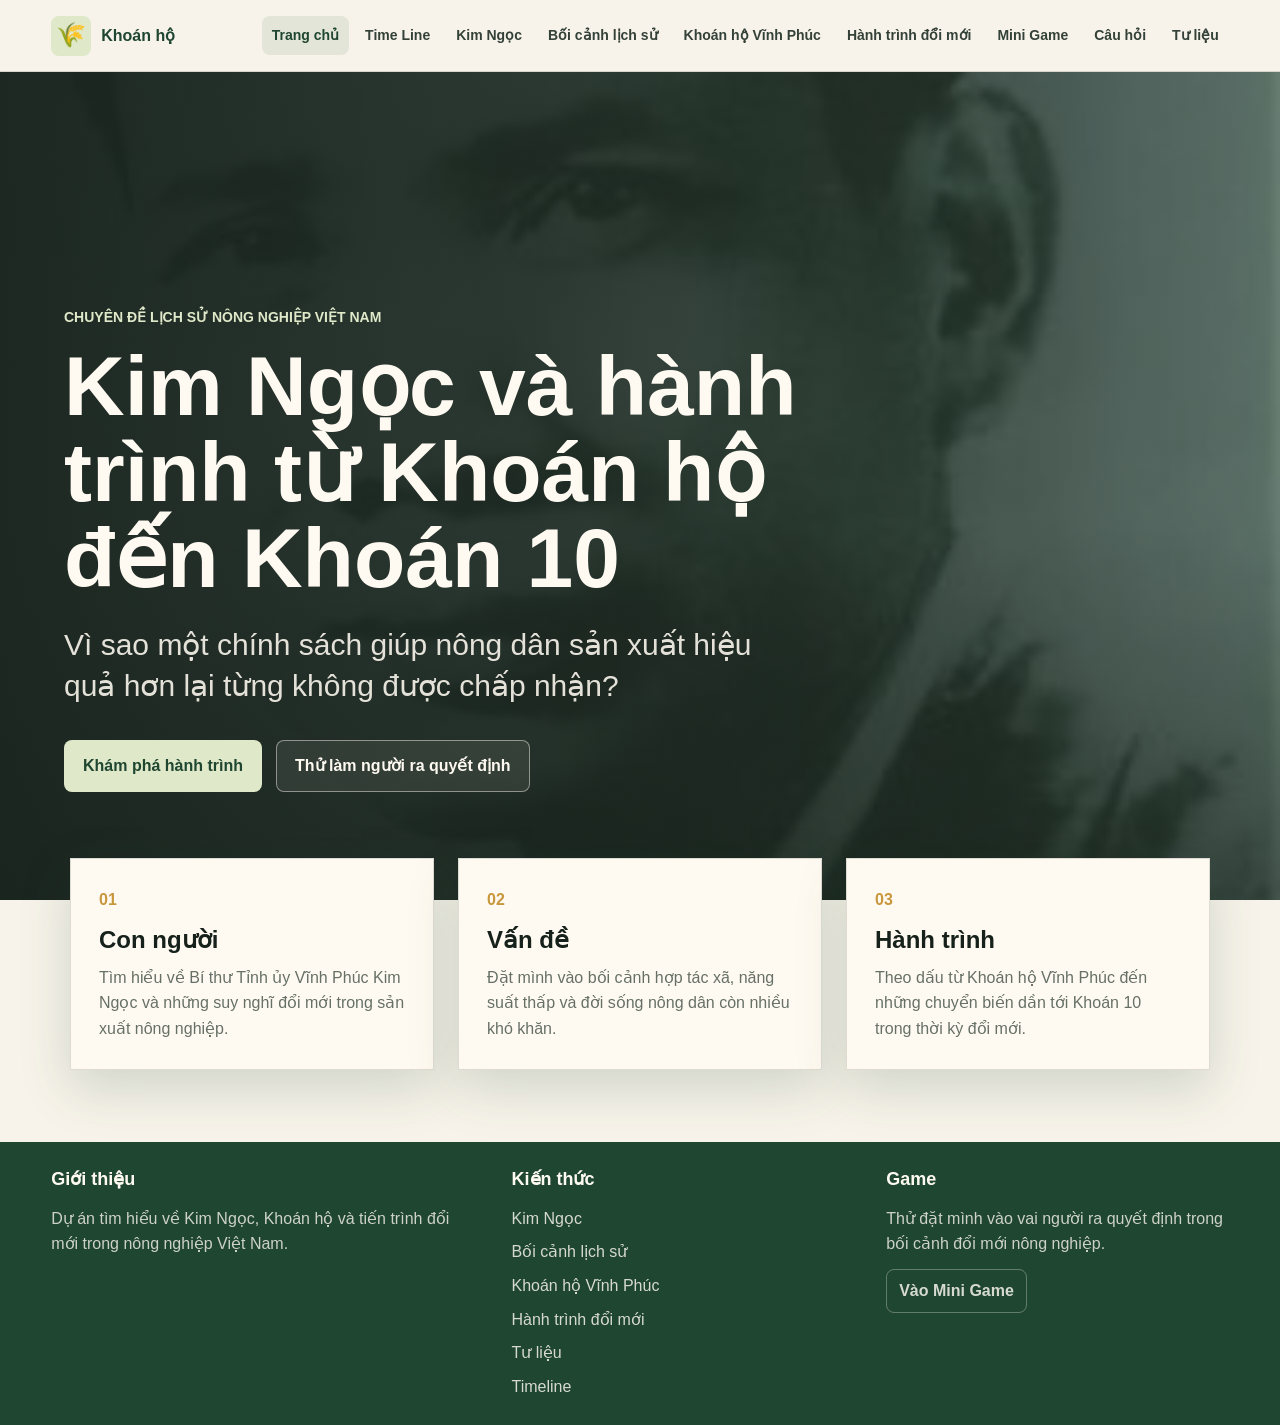
<file: index.html>
<!DOCTYPE html>
<html lang="vi">
<head>
  <meta charset="UTF-8">
  <meta name="viewport" content="width=device-width, initial-scale=1.0">
  <title>Kim Ngọc và hành trình từ Khoán hộ đến Khoán 10</title>
  <link rel="stylesheet" href="css/style.css">
</head>
<body>
  <div id="header-placeholder"></div>

  <main>
    <section class="home-hero" aria-labelledby="home-title">
      <div class="hero-media" aria-hidden="true">
        <img src="img/KimNgoc.jpg" alt="">
      </div>

      <div class="hero-content">
        <p class="eyebrow">Chuyên đề lịch sử nông nghiệp Việt Nam</p>
        <h1 id="home-title">Kim Ngọc và hành trình từ Khoán hộ đến Khoán 10</h1>
        <p class="hero-question">
          Vì sao một chính sách giúp nông dân sản xuất hiệu quả hơn lại từng không được chấp nhận?
        </p>
        <div class="hero-actions" aria-label="Lựa chọn bắt đầu">
          <a class="button primary" href="pages/KimNgoc.html">Khám phá hành trình</a>
          <a class="button secondary" href="pages/game.html">Thử làm người ra quyết định</a>
        </div>
      </div>
    </section>

    <section class="home-intro" aria-label="Nội dung chính">
      <article>
        <span>01</span>
        <h2>Con người</h2>
        <p>Tìm hiểu về Bí thư Tỉnh ủy Vĩnh Phúc Kim Ngọc và những suy nghĩ đổi mới trong sản xuất nông nghiệp.</p>
      </article>
      <article>
        <span>02</span>
        <h2>Vấn đề</h2>
        <p>Đặt mình vào bối cảnh hợp tác xã, năng suất thấp và đời sống nông dân còn nhiều khó khăn.</p>
      </article>
      <article>
        <span>03</span>
        <h2>Hành trình</h2>
        <p>Theo dấu từ Khoán hộ Vĩnh Phúc đến những chuyển biến dần tới Khoán 10 trong thời kỳ đổi mới.</p>
      </article>
    </section>
  </main>

  <div id="footer-placeholder"></div>
  <script src="js/app.js"></script>
</body>
</html>
</file>
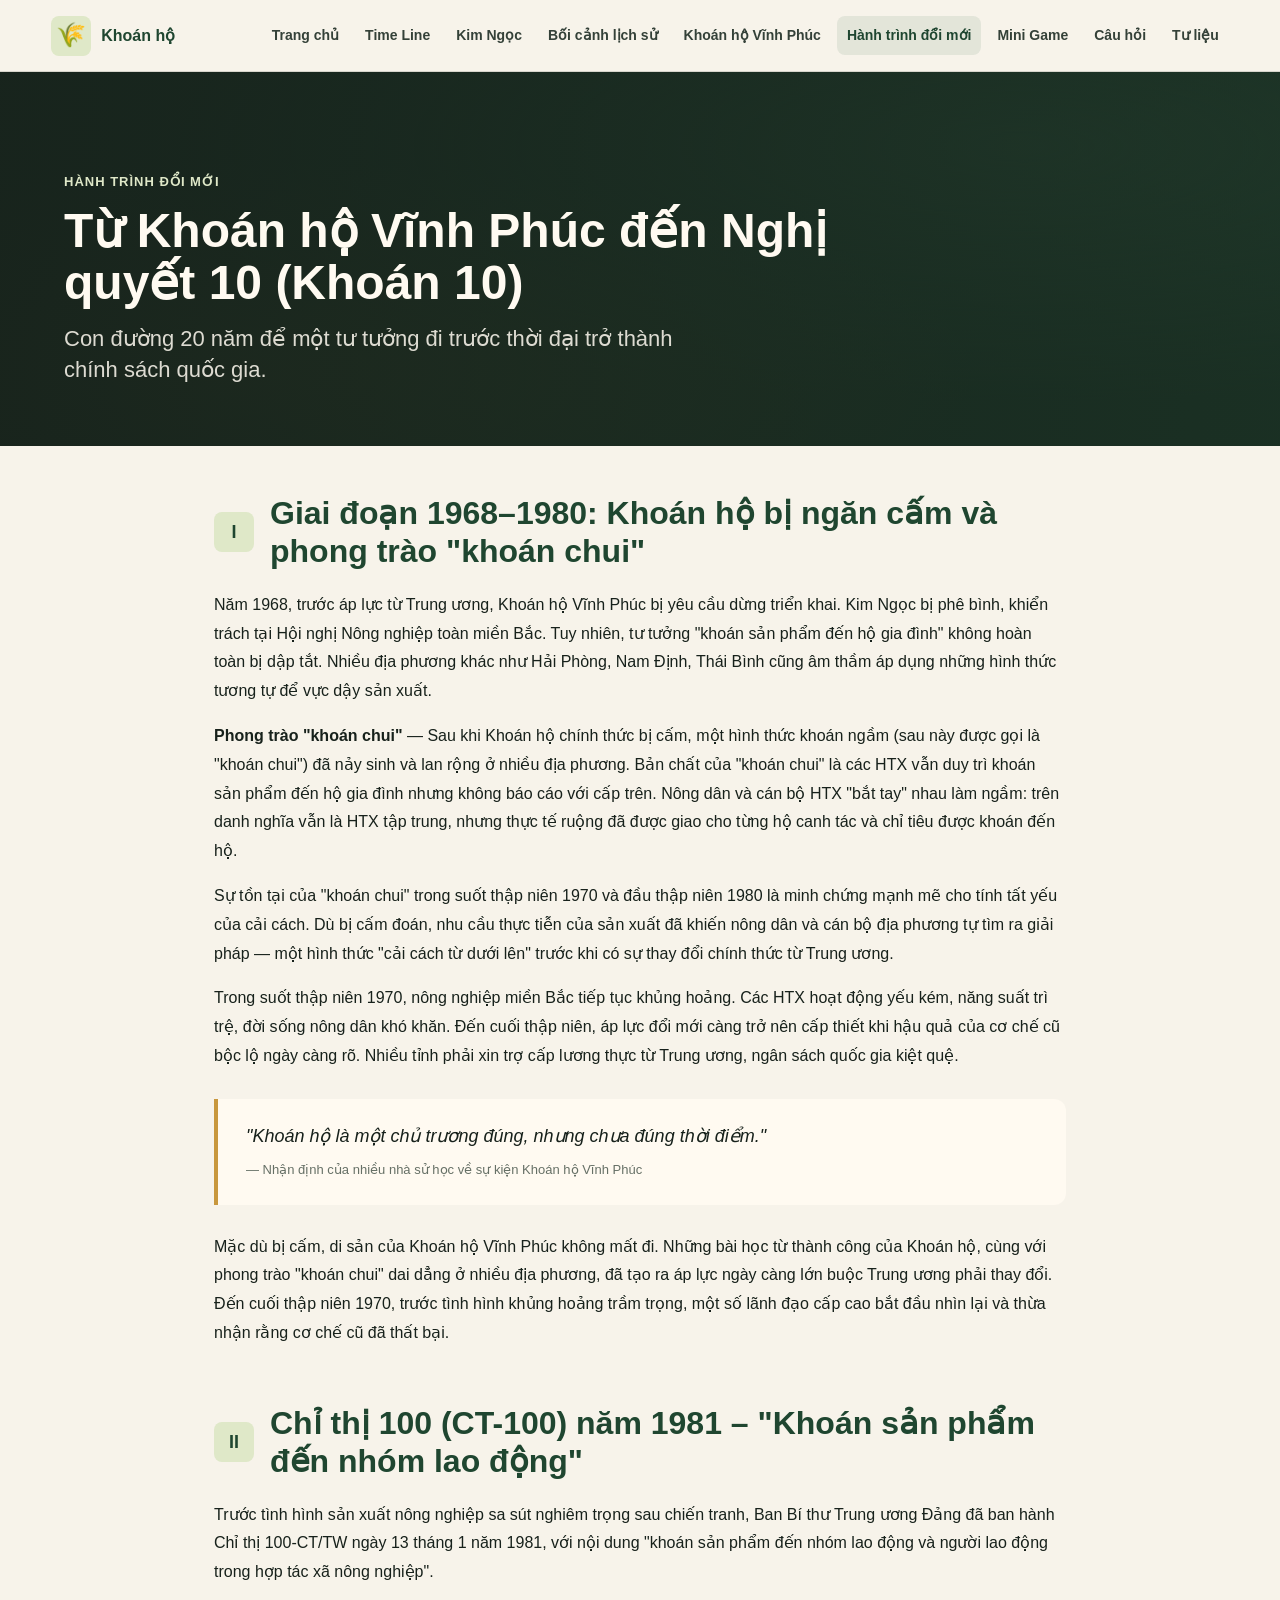
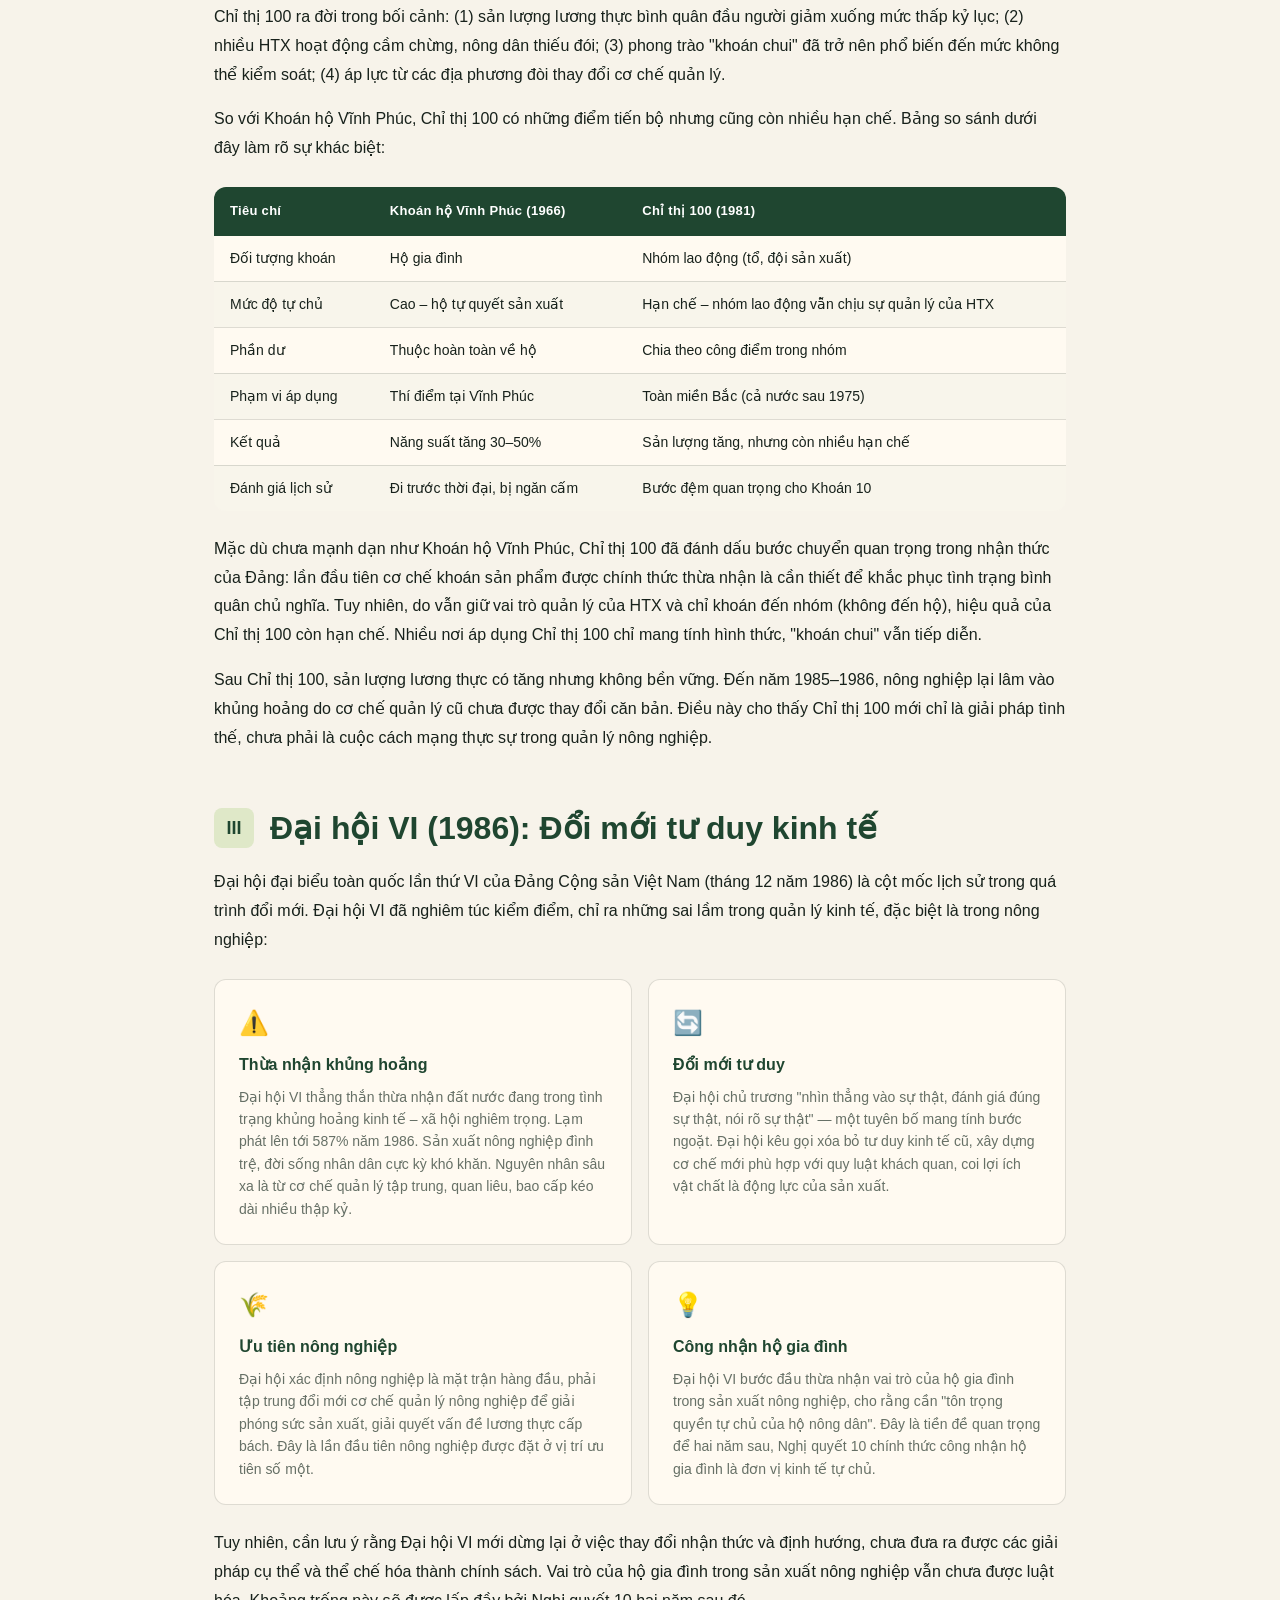
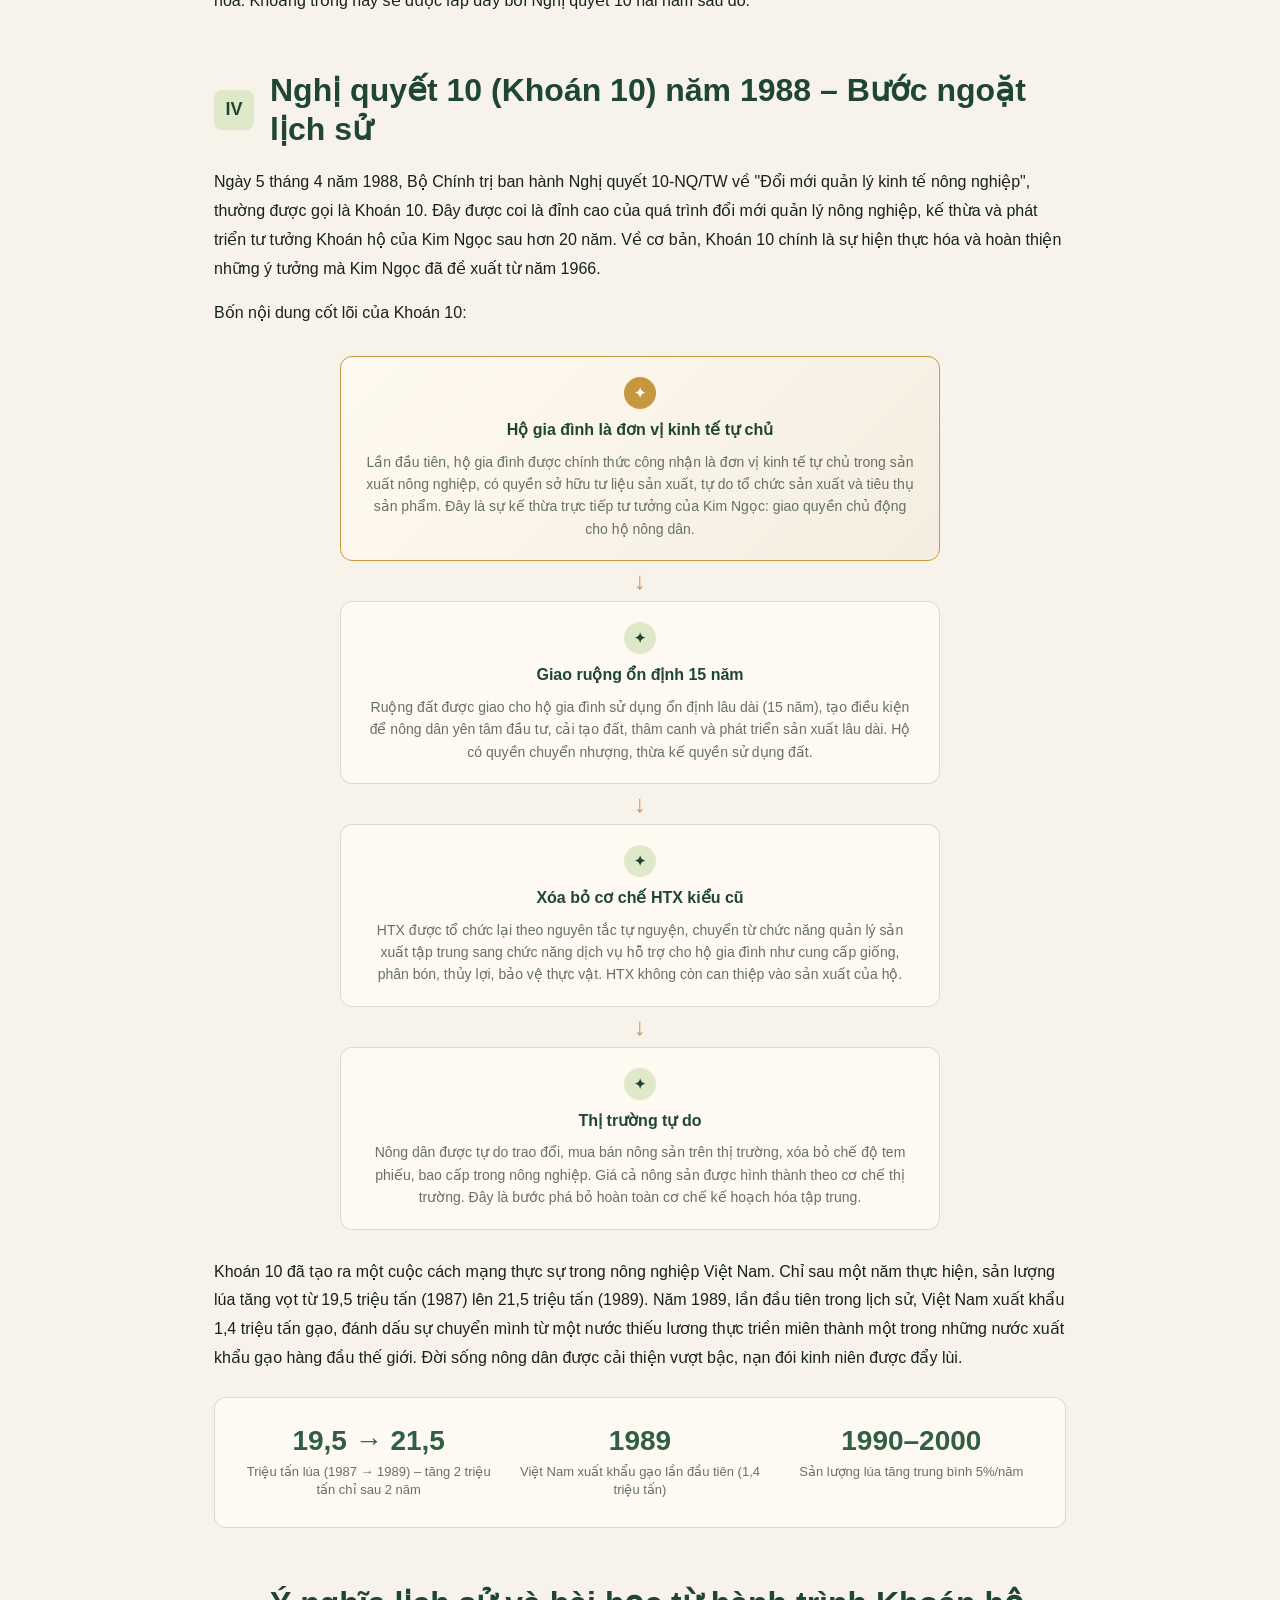
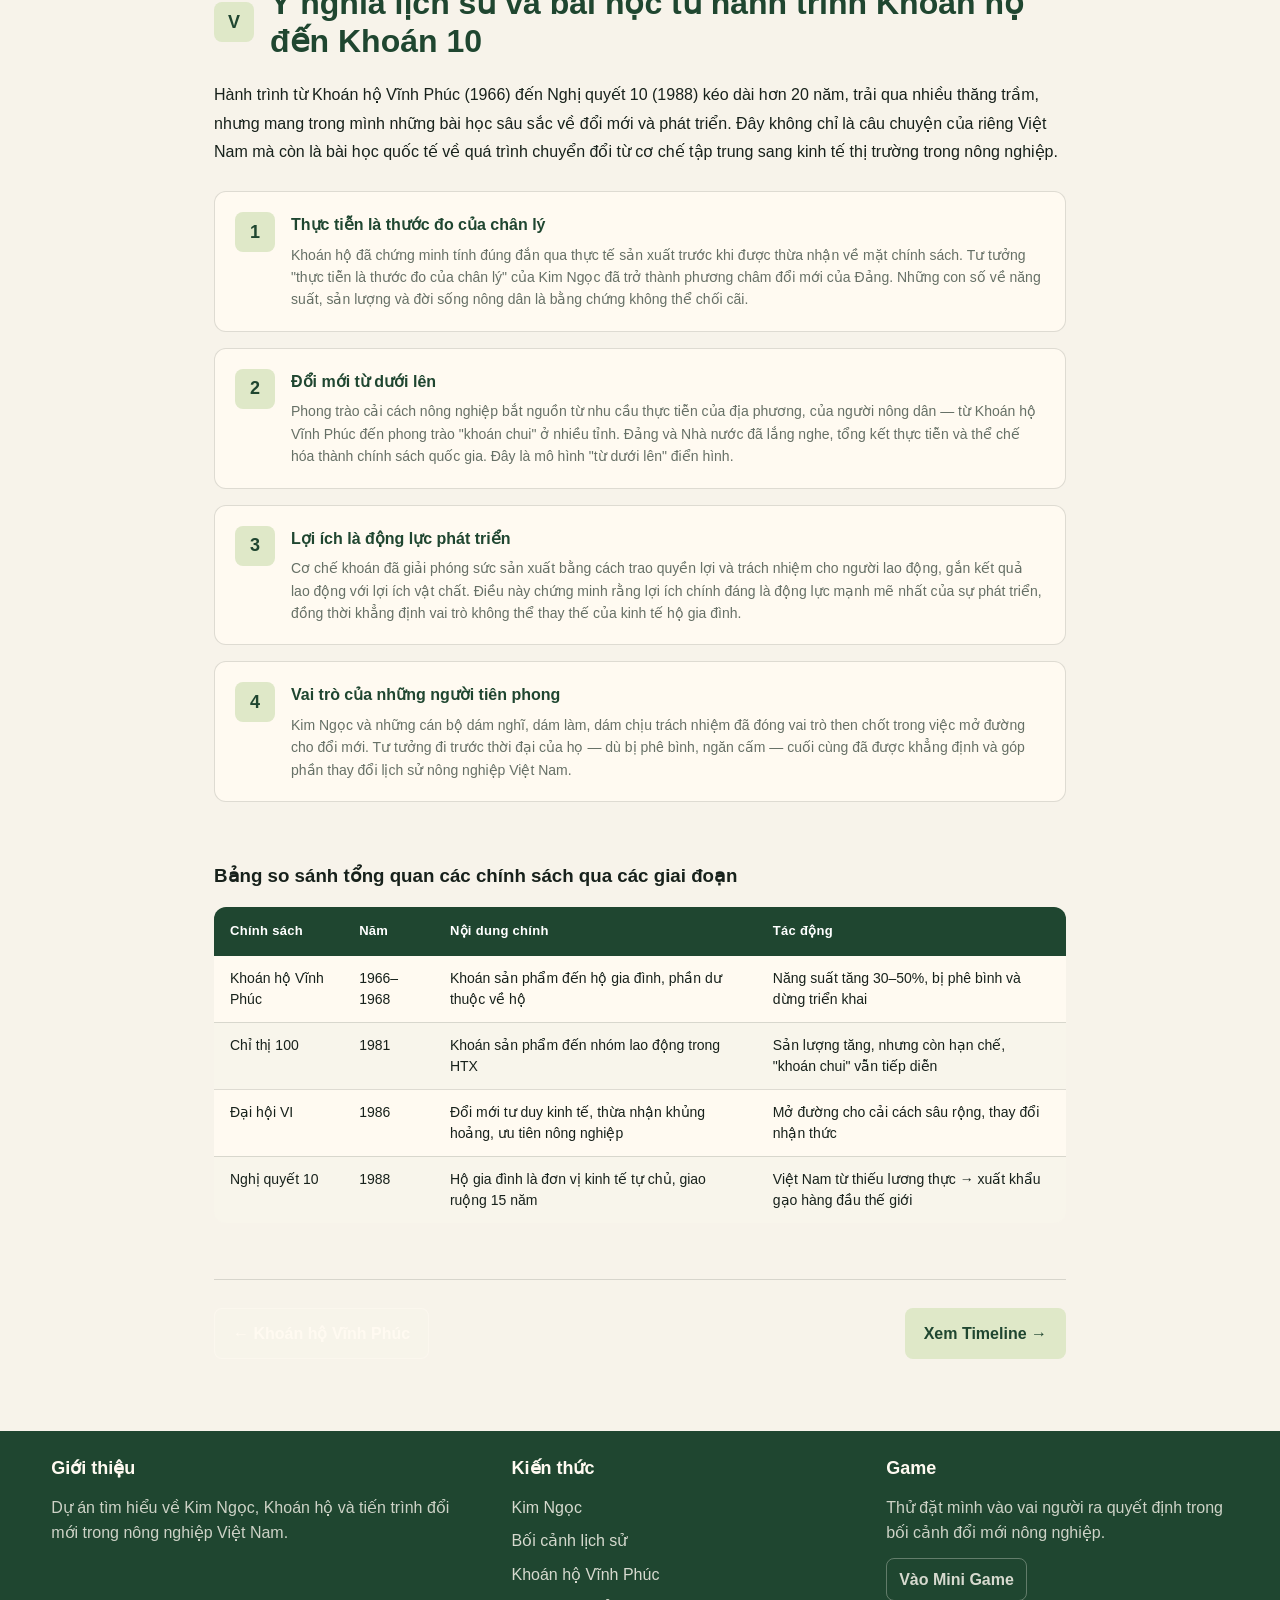
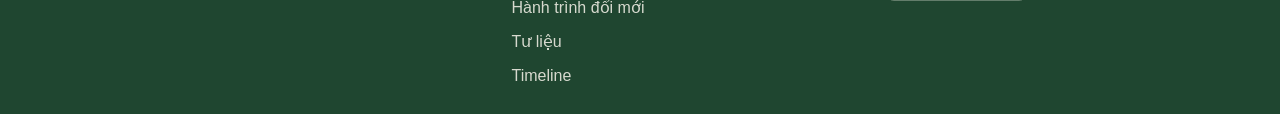
<file: pages/fromContractingtoContract10.html>
<!DOCTYPE html>
<html lang="vi">
<head>
  <meta charset="UTF-8">
  <meta name="viewport" content="width=device-width, initial-scale=1.0">
  <title>Hành trình đổi mới - Kim Ngọc và Khoán hộ</title>
  <link rel="stylesheet" href="../css/style.css">
</head>
<body>
  <div id="header-placeholder"></div>

  <main>
    <section class="page-hero" aria-labelledby="page-title">
      <div class="page-hero-bg"></div>
      <div class="page-hero-content">
        <p class="eyebrow">Hành trình đổi mới</p>
        <h1 id="page-title">Từ Khoán hộ Vĩnh Phúc đến Nghị quyết 10 (Khoán 10)</h1>
        <p class="hero-question">
          Con đường 20 năm để một tư tưởng đi trước thời đại trở thành chính sách quốc gia.
        </p>
      </div>
    </section>

    <div class="page-container">
      <!-- 1. Giai đoạn 1968–1980 -->
      <section class="content-section" aria-label="Giai đoạn 1968–1980" id="section-1968">
        <div class="section-heading">
          <div class="section-number">I</div>
          <h2>Giai đoạn 1968–1980: Khoán hộ bị ngăn cấm và phong trào "khoán chui"</h2>
        </div>
        
        <div class="content-text">
          <p>Năm 1968, trước áp lực từ Trung ương, Khoán hộ Vĩnh Phúc bị yêu cầu dừng triển khai. Kim Ngọc bị phê bình, khiển trách tại Hội nghị Nông nghiệp toàn miền Bắc. Tuy nhiên, tư tưởng "khoán sản phẩm đến hộ gia đình" không hoàn toàn bị dập tắt. Nhiều địa phương khác như Hải Phòng, Nam Định, Thái Bình cũng âm thầm áp dụng những hình thức tương tự để vực dậy sản xuất.</p>

          <p><strong>Phong trào "khoán chui"</strong> — Sau khi Khoán hộ chính thức bị cấm, một hình thức khoán ngầm (sau này được gọi là "khoán chui") đã nảy sinh và lan rộng ở nhiều địa phương. Bản chất của "khoán chui" là các HTX vẫn duy trì khoán sản phẩm đến hộ gia đình nhưng không báo cáo với cấp trên. Nông dân và cán bộ HTX "bắt tay" nhau làm ngầm: trên danh nghĩa vẫn là HTX tập trung, nhưng thực tế ruộng đã được giao cho từng hộ canh tác và chỉ tiêu được khoán đến hộ.</p>

          <p>Sự tồn tại của "khoán chui" trong suốt thập niên 1970 và đầu thập niên 1980 là minh chứng mạnh mẽ cho tính tất yếu của cải cách. Dù bị cấm đoán, nhu cầu thực tiễn của sản xuất đã khiến nông dân và cán bộ địa phương tự tìm ra giải pháp — một hình thức "cải cách từ dưới lên" trước khi có sự thay đổi chính thức từ Trung ương.</p>

          <p>Trong suốt thập niên 1970, nông nghiệp miền Bắc tiếp tục khủng hoảng. Các HTX hoạt động yếu kém, năng suất trì trệ, đời sống nông dân khó khăn. Đến cuối thập niên, áp lực đổi mới càng trở nên cấp thiết khi hậu quả của cơ chế cũ bộc lộ ngày càng rõ. Nhiều tỉnh phải xin trợ cấp lương thực từ Trung ương, ngân sách quốc gia kiệt quệ.</p>
        </div>

        <figure class="inset-quote">
          <blockquote>
            "Khoán hộ là một chủ trương đúng, nhưng chưa đúng thời điểm."
          </blockquote>
          <figcaption>— Nhận định của nhiều nhà sử học về sự kiện Khoán hộ Vĩnh Phúc</figcaption>
        </figure>

        <div class="content-text">
          <p>Mặc dù bị cấm, di sản của Khoán hộ Vĩnh Phúc không mất đi. Những bài học từ thành công của Khoán hộ, cùng với phong trào "khoán chui" dai dẳng ở nhiều địa phương, đã tạo ra áp lực ngày càng lớn buộc Trung ương phải thay đổi. Đến cuối thập niên 1970, trước tình hình khủng hoảng trầm trọng, một số lãnh đạo cấp cao bắt đầu nhìn lại và thừa nhận rằng cơ chế cũ đã thất bại.</p>
        </div>
      </section>

      <!-- 2. Chỉ thị 100 -->
      <section class="content-section" aria-label="Chỉ thị 100" id="section-ct100">
        <div class="section-heading">
          <div class="section-number">II</div>
          <h2>Chỉ thị 100 (CT-100) năm 1981 – "Khoán sản phẩm đến nhóm lao động"</h2>
        </div>

        <div class="content-text">
          <p>Trước tình hình sản xuất nông nghiệp sa sút nghiêm trọng sau chiến tranh, Ban Bí thư Trung ương Đảng đã ban hành Chỉ thị 100-CT/TW ngày 13 tháng 1 năm 1981, với nội dung "khoán sản phẩm đến nhóm lao động và người lao động trong hợp tác xã nông nghiệp".</p>

          <p>Chỉ thị 100 ra đời trong bối cảnh: (1) sản lượng lương thực bình quân đầu người giảm xuống mức thấp kỷ lục; (2) nhiều HTX hoạt động cầm chừng, nông dân thiếu đói; (3) phong trào "khoán chui" đã trở nên phổ biến đến mức không thể kiểm soát; (4) áp lực từ các địa phương đòi thay đổi cơ chế quản lý.</p>

          <p>So với Khoán hộ Vĩnh Phúc, Chỉ thị 100 có những điểm tiến bộ nhưng cũng còn nhiều hạn chế. Bảng so sánh dưới đây làm rõ sự khác biệt:</p>
        </div>

        <div class="comparison-table-wrapper">
          <table class="comparison-table">
            <thead>
              <tr>
                <th scope="col">Tiêu chí</th>
                <th scope="col">Khoán hộ Vĩnh Phúc (1966)</th>
                <th scope="col">Chỉ thị 100 (1981)</th>
              </tr>
            </thead>
            <tbody>
              <tr>
                <td>Đối tượng khoán</td>
                <td>Hộ gia đình</td>
                <td>Nhóm lao động (tổ, đội sản xuất)</td>
              </tr>
              <tr>
                <td>Mức độ tự chủ</td>
                <td>Cao – hộ tự quyết sản xuất</td>
                <td>Hạn chế – nhóm lao động vẫn chịu sự quản lý của HTX</td>
              </tr>
              <tr>
                <td>Phần dư</td>
                <td>Thuộc hoàn toàn về hộ</td>
                <td>Chia theo công điểm trong nhóm</td>
              </tr>
              <tr>
                <td>Phạm vi áp dụng</td>
                <td>Thí điểm tại Vĩnh Phúc</td>
                <td>Toàn miền Bắc (cả nước sau 1975)</td>
              </tr>
              <tr>
                <td>Kết quả</td>
                <td>Năng suất tăng 30–50%</td>
                <td>Sản lượng tăng, nhưng còn nhiều hạn chế</td>
              </tr>
              <tr>
                <td>Đánh giá lịch sử</td>
                <td>Đi trước thời đại, bị ngăn cấm</td>
                <td>Bước đệm quan trọng cho Khoán 10</td>
              </tr>
            </tbody>
          </table>
        </div>

        <div class="content-text">
          <p>Mặc dù chưa mạnh dạn như Khoán hộ Vĩnh Phúc, Chỉ thị 100 đã đánh dấu bước chuyển quan trọng trong nhận thức của Đảng: lần đầu tiên cơ chế khoán sản phẩm được chính thức thừa nhận là cần thiết để khắc phục tình trạng bình quân chủ nghĩa. Tuy nhiên, do vẫn giữ vai trò quản lý của HTX và chỉ khoán đến nhóm (không đến hộ), hiệu quả của Chỉ thị 100 còn hạn chế. Nhiều nơi áp dụng Chỉ thị 100 chỉ mang tính hình thức, "khoán chui" vẫn tiếp diễn.</p>

          <p>Sau Chỉ thị 100, sản lượng lương thực có tăng nhưng không bền vững. Đến năm 1985–1986, nông nghiệp lại lâm vào khủng hoảng do cơ chế quản lý cũ chưa được thay đổi căn bản. Điều này cho thấy Chỉ thị 100 mới chỉ là giải pháp tình thế, chưa phải là cuộc cách mạng thực sự trong quản lý nông nghiệp.</p>
        </div>
      </section>

      <!-- 3. Đại hội VI -->
      <section class="content-section" aria-label="Đại hội VI" id="section-daihoi6">
        <div class="section-heading">
          <div class="section-number">III</div>
          <h2>Đại hội VI (1986): Đổi mới tư duy kinh tế</h2>
        </div>

        <div class="content-text">
          <p>Đại hội đại biểu toàn quốc lần thứ VI của Đảng Cộng sản Việt Nam (tháng 12 năm 1986) là cột mốc lịch sử trong quá trình đổi mới. Đại hội VI đã nghiêm túc kiểm điểm, chỉ ra những sai lầm trong quản lý kinh tế, đặc biệt là trong nông nghiệp:</p>
        </div>

        <div class="insight-grid">
          <article class="insight-card">
            <div class="insight-icon">⚠️</div>
            <h3>Thừa nhận khủng hoảng</h3>
            <p>Đại hội VI thẳng thắn thừa nhận đất nước đang trong tình trạng khủng hoảng kinh tế – xã hội nghiêm trọng. Lạm phát lên tới 587% năm 1986. Sản xuất nông nghiệp đình trệ, đời sống nhân dân cực kỳ khó khăn. Nguyên nhân sâu xa là từ cơ chế quản lý tập trung, quan liêu, bao cấp kéo dài nhiều thập kỷ.</p>
          </article>
          <article class="insight-card">
            <div class="insight-icon">🔄</div>
            <h3>Đổi mới tư duy</h3>
            <p>Đại hội chủ trương "nhìn thẳng vào sự thật, đánh giá đúng sự thật, nói rõ sự thật" — một tuyên bố mang tính bước ngoặt. Đại hội kêu gọi xóa bỏ tư duy kinh tế cũ, xây dựng cơ chế mới phù hợp với quy luật khách quan, coi lợi ích vật chất là động lực của sản xuất.</p>
          </article>
          <article class="insight-card">
            <div class="insight-icon">🌾</div>
            <h3>Ưu tiên nông nghiệp</h3>
            <p>Đại hội xác định nông nghiệp là mặt trận hàng đầu, phải tập trung đổi mới cơ chế quản lý nông nghiệp để giải phóng sức sản xuất, giải quyết vấn đề lương thực cấp bách. Đây là lần đầu tiên nông nghiệp được đặt ở vị trí ưu tiên số một.</p>
          </article>
          <article class="insight-card">
            <div class="insight-icon">💡</div>
            <h3>Công nhận hộ gia đình</h3>
            <p>Đại hội VI bước đầu thừa nhận vai trò của hộ gia đình trong sản xuất nông nghiệp, cho rằng cần "tôn trọng quyền tự chủ của hộ nông dân". Đây là tiền đề quan trọng để hai năm sau, Nghị quyết 10 chính thức công nhận hộ gia đình là đơn vị kinh tế tự chủ.</p>
          </article>
        </div>

        <div class="content-text">
          <p>Tuy nhiên, cần lưu ý rằng Đại hội VI mới dừng lại ở việc thay đổi nhận thức và định hướng, chưa đưa ra được các giải pháp cụ thể và thể chế hóa thành chính sách. Vai trò của hộ gia đình trong sản xuất nông nghiệp vẫn chưa được luật hóa. Khoảng trống này sẽ được lấp đầy bởi Nghị quyết 10 hai năm sau đó.</p>
        </div>
      </section>

      <!-- 4. Nghị quyết 10 -->
      <section class="content-section" aria-label="Nghị quyết 10" id="section-khoan10">
        <div class="section-heading">
          <div class="section-number">IV</div>
          <h2>Nghị quyết 10 (Khoán 10) năm 1988 – Bước ngoặt lịch sử</h2>
        </div>

        <div class="content-text">
          <p>Ngày 5 tháng 4 năm 1988, Bộ Chính trị ban hành Nghị quyết 10-NQ/TW về "Đổi mới quản lý kinh tế nông nghiệp", thường được gọi là Khoán 10. Đây được coi là đỉnh cao của quá trình đổi mới quản lý nông nghiệp, kế thừa và phát triển tư tưởng Khoán hộ của Kim Ngọc sau hơn 20 năm. Về cơ bản, Khoán 10 chính là sự hiện thực hóa và hoàn thiện những ý tưởng mà Kim Ngọc đã đề xuất từ năm 1966.</p>

          <p>Bốn nội dung cốt lõi của Khoán 10:</p>
        </div>

        <div class="mechanism-flow">
          <div class="flow-step highlight">
            <div class="flow-num">✦</div>
            <h3>Hộ gia đình là đơn vị kinh tế tự chủ</h3>
            <p>Lần đầu tiên, hộ gia đình được chính thức công nhận là đơn vị kinh tế tự chủ trong sản xuất nông nghiệp, có quyền sở hữu tư liệu sản xuất, tự do tổ chức sản xuất và tiêu thụ sản phẩm. Đây là sự kế thừa trực tiếp tư tưởng của Kim Ngọc: giao quyền chủ động cho hộ nông dân.</p>
          </div>
          <div class="flow-arrow">↓</div>
          <div class="flow-step">
            <div class="flow-num">✦</div>
            <h3>Giao ruộng ổn định 15 năm</h3>
            <p>Ruộng đất được giao cho hộ gia đình sử dụng ổn định lâu dài (15 năm), tạo điều kiện để nông dân yên tâm đầu tư, cải tạo đất, thâm canh và phát triển sản xuất lâu dài. Hộ có quyền chuyển nhượng, thừa kế quyền sử dụng đất.</p>
          </div>
          <div class="flow-arrow">↓</div>
          <div class="flow-step">
            <div class="flow-num">✦</div>
            <h3>Xóa bỏ cơ chế HTX kiểu cũ</h3>
            <p>HTX được tổ chức lại theo nguyên tắc tự nguyện, chuyển từ chức năng quản lý sản xuất tập trung sang chức năng dịch vụ hỗ trợ cho hộ gia đình như cung cấp giống, phân bón, thủy lợi, bảo vệ thực vật. HTX không còn can thiệp vào sản xuất của hộ.</p>
          </div>
          <div class="flow-arrow">↓</div>
          <div class="flow-step">
            <div class="flow-num">✦</div>
            <h3>Thị trường tự do</h3>
            <p>Nông dân được tự do trao đổi, mua bán nông sản trên thị trường, xóa bỏ chế độ tem phiếu, bao cấp trong nông nghiệp. Giá cả nông sản được hình thành theo cơ chế thị trường. Đây là bước phá bỏ hoàn toàn cơ chế kế hoạch hóa tập trung.</p>
          </div>
        </div>

        <div class="content-text">
          <p>Khoán 10 đã tạo ra một cuộc cách mạng thực sự trong nông nghiệp Việt Nam. Chỉ sau một năm thực hiện, sản lượng lúa tăng vọt từ 19,5 triệu tấn (1987) lên 21,5 triệu tấn (1989). Năm 1989, lần đầu tiên trong lịch sử, Việt Nam xuất khẩu 1,4 triệu tấn gạo, đánh dấu sự chuyển mình từ một nước thiếu lương thực triền miên thành một trong những nước xuất khẩu gạo hàng đầu thế giới. Đời sống nông dân được cải thiện vượt bậc, nạn đói kinh niên được đẩy lùi.</p>
        </div>

        <div class="data-card">
          <div class="data-stat">
            <span class="stat-number">19,5 → 21,5</span>
            <span class="stat-label">Triệu tấn lúa (1987 → 1989) – tăng 2 triệu tấn chỉ sau 2 năm</span>
          </div>
          <div class="data-stat">
            <span class="stat-number">1989</span>
            <span class="stat-label">Việt Nam xuất khẩu gạo lần đầu tiên (1,4 triệu tấn)</span>
          </div>
          <div class="data-stat">
            <span class="stat-number">1990–2000</span>
            <span class="stat-label">Sản lượng lúa tăng trung bình 5%/năm</span>
          </div>
        </div>
      </section>

      <!-- 5. Ý nghĩa và bài học -->
      <section class="content-section" aria-label="Ý nghĩa và bài học" id="section-y-nghia">
        <div class="section-heading">
          <div class="section-number">V</div>
          <h2>Ý nghĩa lịch sử và bài học từ hành trình Khoán hộ đến Khoán 10</h2>
        </div>

        <div class="content-text">
          <p>Hành trình từ Khoán hộ Vĩnh Phúc (1966) đến Nghị quyết 10 (1988) kéo dài hơn 20 năm, trải qua nhiều thăng trầm, nhưng mang trong mình những bài học sâu sắc về đổi mới và phát triển. Đây không chỉ là câu chuyện của riêng Việt Nam mà còn là bài học quốc tế về quá trình chuyển đổi từ cơ chế tập trung sang kinh tế thị trường trong nông nghiệp.</p>
        </div>

        <div class="cause-list">
          <div class="cause-item">
            <div class="cause-num">1</div>
            <div class="cause-body">
              <h3>Thực tiễn là thước đo của chân lý</h3>
              <p>Khoán hộ đã chứng minh tính đúng đắn qua thực tế sản xuất trước khi được thừa nhận về mặt chính sách. Tư tưởng "thực tiễn là thước đo của chân lý" của Kim Ngọc đã trở thành phương châm đổi mới của Đảng. Những con số về năng suất, sản lượng và đời sống nông dân là bằng chứng không thể chối cãi.</p>
            </div>
          </div>
          <div class="cause-item">
            <div class="cause-num">2</div>
            <div class="cause-body">
              <h3>Đổi mới từ dưới lên</h3>
              <p>Phong trào cải cách nông nghiệp bắt nguồn từ nhu cầu thực tiễn của địa phương, của người nông dân — từ Khoán hộ Vĩnh Phúc đến phong trào "khoán chui" ở nhiều tỉnh. Đảng và Nhà nước đã lắng nghe, tổng kết thực tiễn và thể chế hóa thành chính sách quốc gia. Đây là mô hình "từ dưới lên" điển hình.</p>
            </div>
          </div>
          <div class="cause-item">
            <div class="cause-num">3</div>
            <div class="cause-body">
              <h3>Lợi ích là động lực phát triển</h3>
              <p>Cơ chế khoán đã giải phóng sức sản xuất bằng cách trao quyền lợi và trách nhiệm cho người lao động, gắn kết quả lao động với lợi ích vật chất. Điều này chứng minh rằng lợi ích chính đáng là động lực mạnh mẽ nhất của sự phát triển, đồng thời khẳng định vai trò không thể thay thế của kinh tế hộ gia đình.</p>
            </div>
          </div>
          <div class="cause-item">
            <div class="cause-num">4</div>
            <div class="cause-body">
              <h3>Vai trò của những người tiên phong</h3>
              <p>Kim Ngọc và những cán bộ dám nghĩ, dám làm, dám chịu trách nhiệm đã đóng vai trò then chốt trong việc mở đường cho đổi mới. Tư tưởng đi trước thời đại của họ — dù bị phê bình, ngăn cấm — cuối cùng đã được khẳng định và góp phần thay đổi lịch sử nông nghiệp Việt Nam.</p>
            </div>
          </div>
        </div>

        <!-- Summary comparison table of all policies -->
        <div class="comparison-table-wrapper" style="margin-top: 40px;">
          <h3 style="margin-bottom: 16px;">Bảng so sánh tổng quan các chính sách qua các giai đoạn</h3>
          <table class="comparison-table">
            <thead>
              <tr>
                <th scope="col">Chính sách</th>
                <th scope="col">Năm</th>
                <th scope="col">Nội dung chính</th>
                <th scope="col">Tác động</th>
              </tr>
            </thead>
            <tbody>
              <tr>
                <td><a href="#section-1968">Khoán hộ Vĩnh Phúc</a></td>
                <td>1966–1968</td>
                <td>Khoán sản phẩm đến hộ gia đình, phần dư thuộc về hộ</td>
                <td>Năng suất tăng 30–50%, bị phê bình và dừng triển khai</td>
              </tr>
              <tr>
                <td><a href="#section-ct100">Chỉ thị 100</a></td>
                <td>1981</td>
                <td>Khoán sản phẩm đến nhóm lao động trong HTX</td>
                <td>Sản lượng tăng, nhưng còn hạn chế, "khoán chui" vẫn tiếp diễn</td>
              </tr>
              <tr>
                <td><a href="#section-daihoi6">Đại hội VI</a></td>
                <td>1986</td>
                <td>Đổi mới tư duy kinh tế, thừa nhận khủng hoảng, ưu tiên nông nghiệp</td>
                <td>Mở đường cho cải cách sâu rộng, thay đổi nhận thức</td>
              </tr>
              <tr>
                <td><a href="#section-khoan10">Nghị quyết 10</a></td>
                <td>1988</td>
                <td>Hộ gia đình là đơn vị kinh tế tự chủ, giao ruộng 15 năm</td>
                <td>Việt Nam từ thiếu lương thực → xuất khẩu gạo hàng đầu thế giới</td>
              </tr>
            </tbody>
          </table>
        </div>
      </section>

      <!-- Navigation -->
      <nav class="page-nav" aria-label="Chuyển trang">
        <a href="householdContracting.html" class="button secondary">← Khoán hộ Vĩnh Phúc</a>
        <a href="timeline.html" class="button primary">Xem Timeline →</a>
      </nav>
    </div>
  </main>

  <div id="footer-placeholder"></div>
  <script src="../js/app.js"></script>
</body>
</html>
</file>
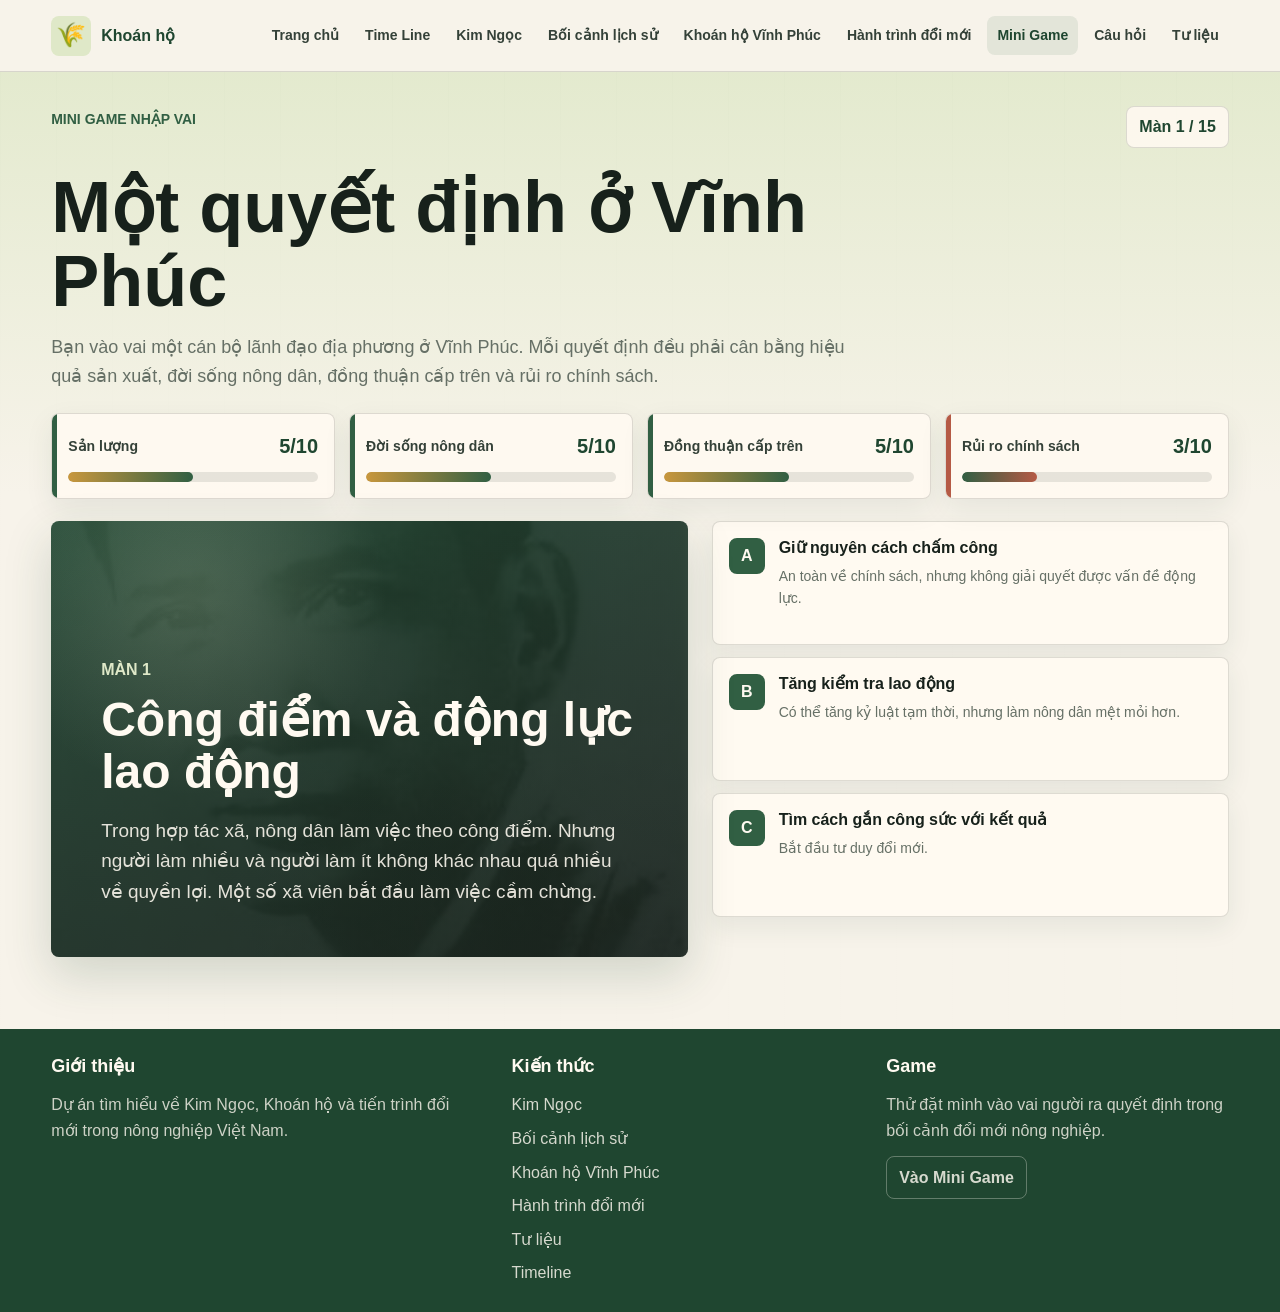
<file: pages/game.html>
<!DOCTYPE html>
<html lang="vi">
<head>
  <meta charset="UTF-8">
  <meta name="viewport" content="width=device-width, initial-scale=1.0">
  <title>Mini Game - Một quyết định ở Vĩnh Phúc</title>
  <link rel="stylesheet" href="../css/style.css">
  <link rel="stylesheet" href="../css/game.css">
</head>
<body>
  <div id="header-placeholder"></div>

  <main class="game-shell">
    <section class="game-board" aria-labelledby="game-title">
      <div class="game-topline">
        <p class="eyebrow">Mini Game nhập vai</p>
        <p id="round-label" class="round-label">Màn 1 / 15</p>
      </div>

      <h1 id="game-title">Một quyết định ở Vĩnh Phúc</h1>
      <p class="game-lead">
        Bạn vào vai một cán bộ lãnh đạo địa phương ở Vĩnh Phúc. Mỗi quyết định đều phải cân bằng
        hiệu quả sản xuất, đời sống nông dân, đồng thuận cấp trên và rủi ro chính sách.
      </p>

      <section class="stats-panel" aria-label="Bốn chỉ số cần cân bằng">
        <article class="stat-card" data-stat="production">
          <div class="stat-heading">
            <span>Sản lượng</span>
            <strong id="stat-production">5/10</strong>
          </div>
          <div class="meter"><span id="meter-production"></span></div>
        </article>
        <article class="stat-card" data-stat="farmerLife">
          <div class="stat-heading">
            <span>Đời sống nông dân</span>
            <strong id="stat-farmerLife">5/10</strong>
          </div>
          <div class="meter"><span id="meter-farmerLife"></span></div>
        </article>
        <article class="stat-card" data-stat="approval">
          <div class="stat-heading">
            <span>Đồng thuận cấp trên</span>
            <strong id="stat-approval">5/10</strong>
          </div>
          <div class="meter"><span id="meter-approval"></span></div>
        </article>
        <article class="stat-card risk" data-stat="risk">
          <div class="stat-heading">
            <span>Rủi ro chính sách</span>
            <strong id="stat-risk">3/10</strong>
          </div>
          <div class="meter"><span id="meter-risk"></span></div>
        </article>
      </section>

      <section class="decision-stage" aria-live="polite">
        <article id="decision-card" class="decision-card">
          <p id="scene-number" class="scene-kicker">Màn 1</p>
          <h2 id="scene-title"></h2>
          <p id="scene-text"></p>
        </article>

        <div class="choice-zone">
          <div id="choice-list" class="choice-list" aria-label="Các lựa chọn"></div>
          <p id="feedback" class="feedback"></p>
        </div>
      </section>
    </section>

    <section id="ending-panel" class="ending-panel" hidden>
      <p class="eyebrow">Kết thúc</p>
      <h2 id="ending-title"></h2>
      <p id="ending-text"></p>
      <p id="ending-message" class="ending-message"></p>
      <div class="ending-actions">
        <button id="restart-button" class="game-button primary" type="button">Chơi lại</button>
        <a class="game-button secondary" href="fromContractingtoContract10.html">Xem hành trình lịch sử</a>
      </div>
    </section>
  </main>

  <div id="footer-placeholder"></div>
  <script src="../js/app.js"></script>
  <script src="../js/game.js"></script>
</body>
</html>
</file>
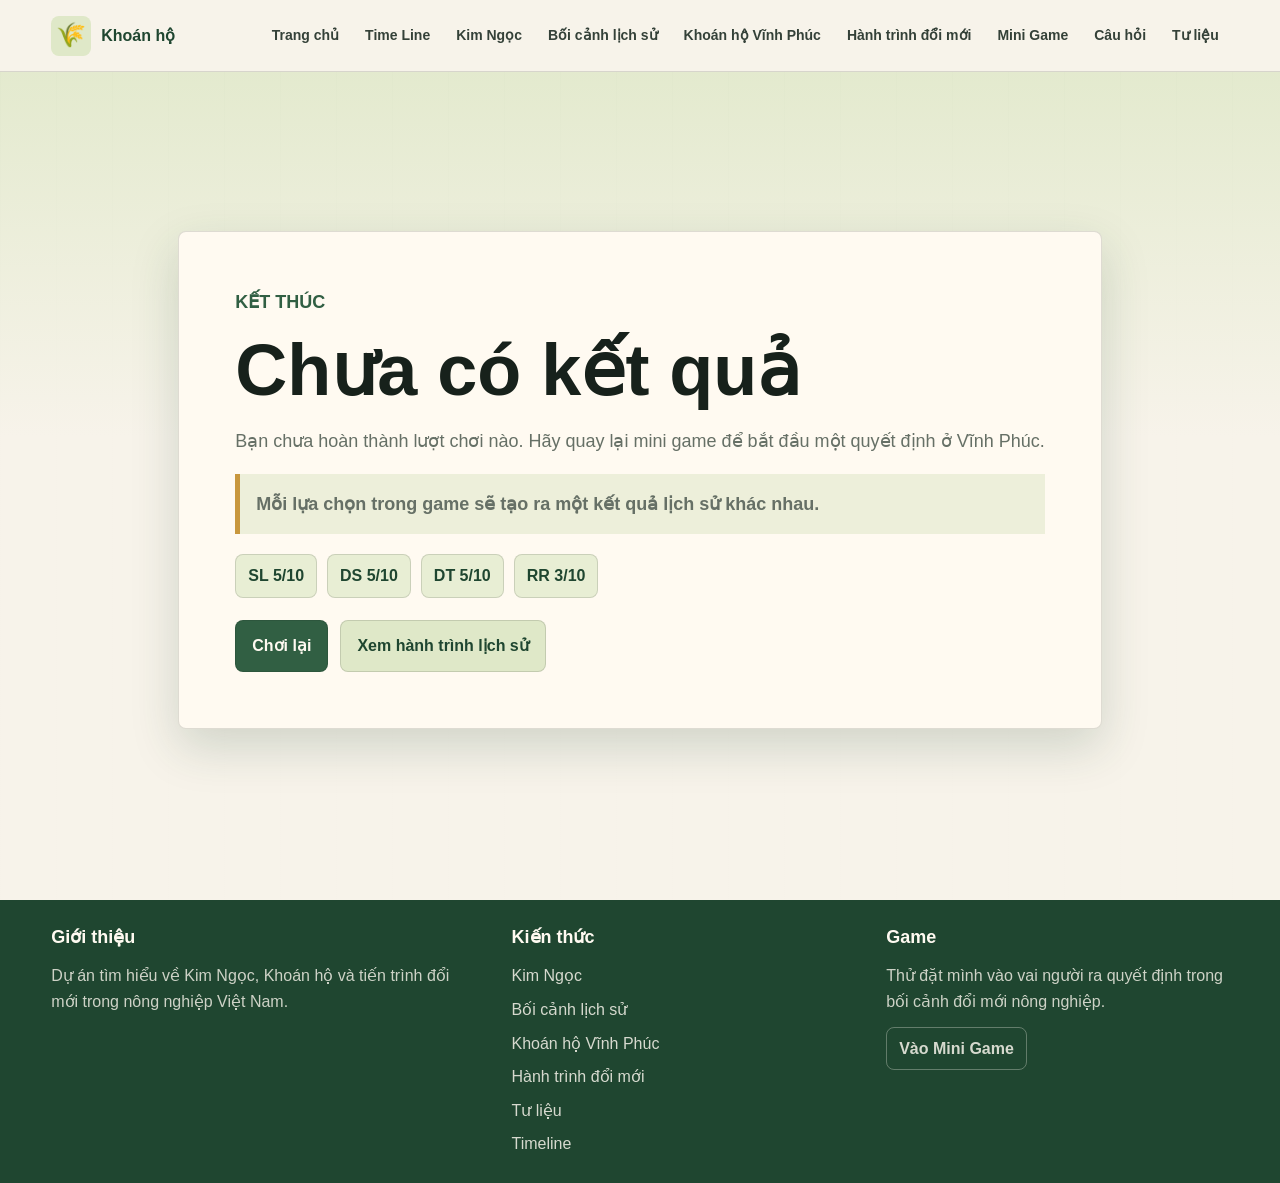
<file: pages/gameEnding.html>
<!DOCTYPE html>
<html lang="vi">
<head>
  <meta charset="UTF-8">
  <meta name="viewport" content="width=device-width, initial-scale=1.0">
  <title>Kết thúc Mini Game</title>
  <link rel="stylesheet" href="../css/style.css">
  <link rel="stylesheet" href="../css/game.css">
</head>
<body>
  <div id="header-placeholder"></div>

  <main class="game-shell ending-page">
    <section id="ending-panel" class="ending-panel">
      <p class="eyebrow">Kết thúc</p>
      <h1 id="ending-title"></h1>
      <p id="ending-text"></p>
      <p id="ending-message" class="ending-message"></p>
      <section class="ending-score" aria-label="Chỉ số cuối cùng">
        <span id="ending-production">SL 0/10</span>
        <span id="ending-farmerLife">DS 0/10</span>
        <span id="ending-approval">DT 0/10</span>
        <span id="ending-risk">RR 0/10</span>
      </section>
      <div class="ending-actions">
        <a class="game-button primary" href="game.html">Chơi lại</a>
        <a class="game-button secondary" href="fromContractingtoContract10.html">Xem hành trình lịch sử</a>
      </div>
    </section>
  </main>

  <div id="footer-placeholder"></div>
  <script src="../js/app.js"></script>
  <script src="../js/gameEnding.js"></script>
</body>
</html>
</file>
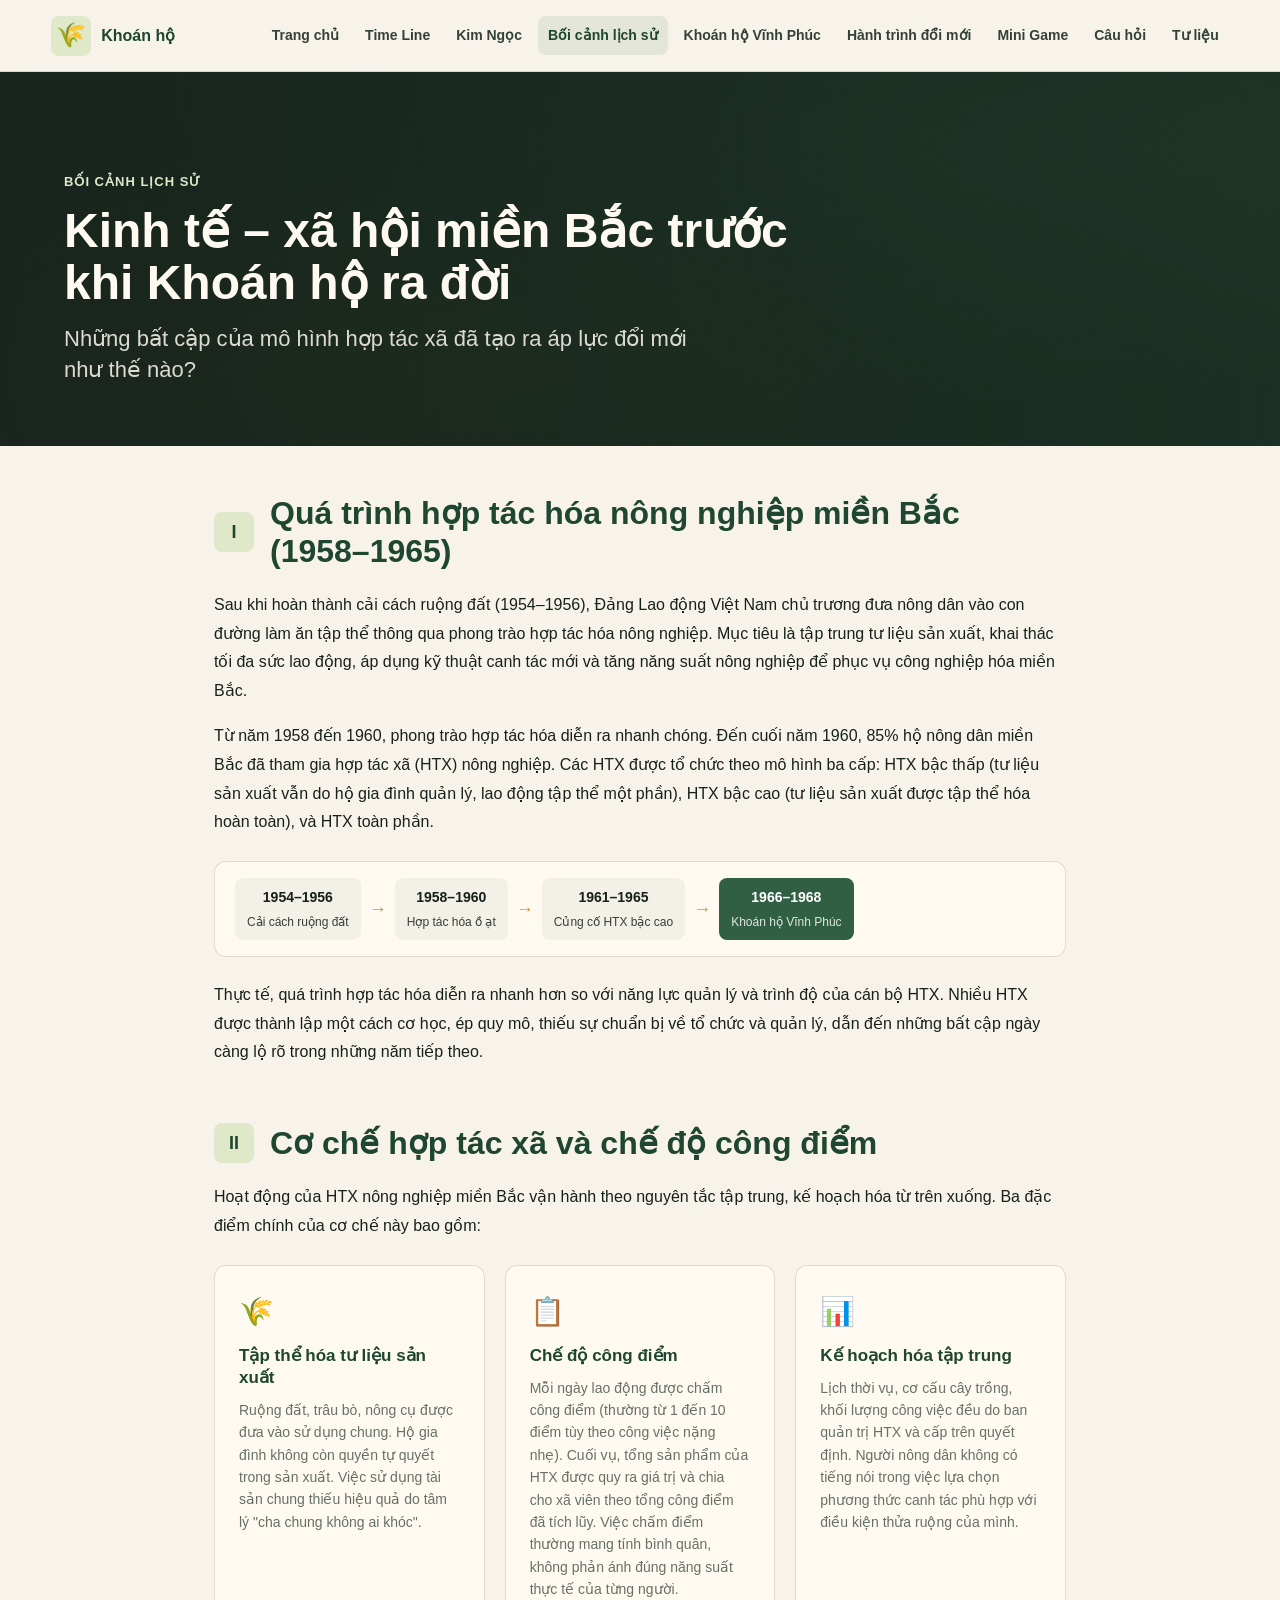
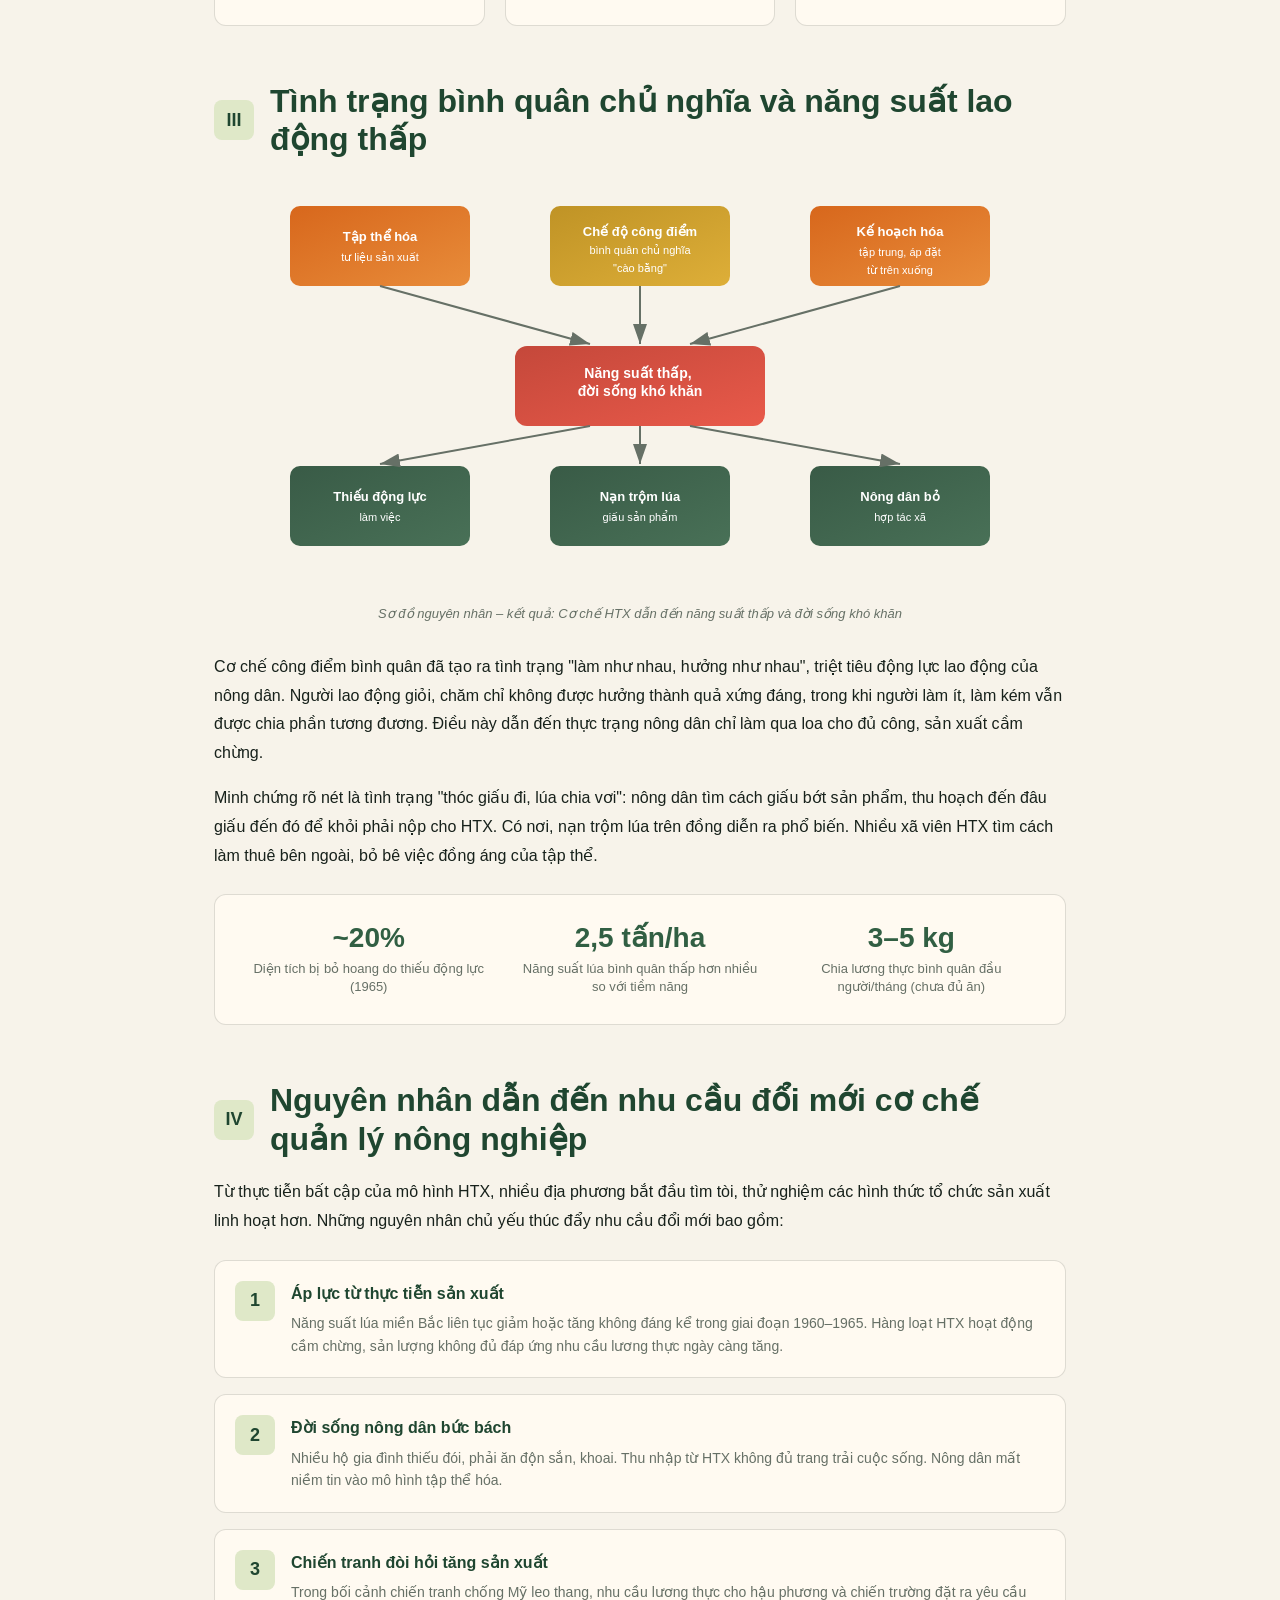
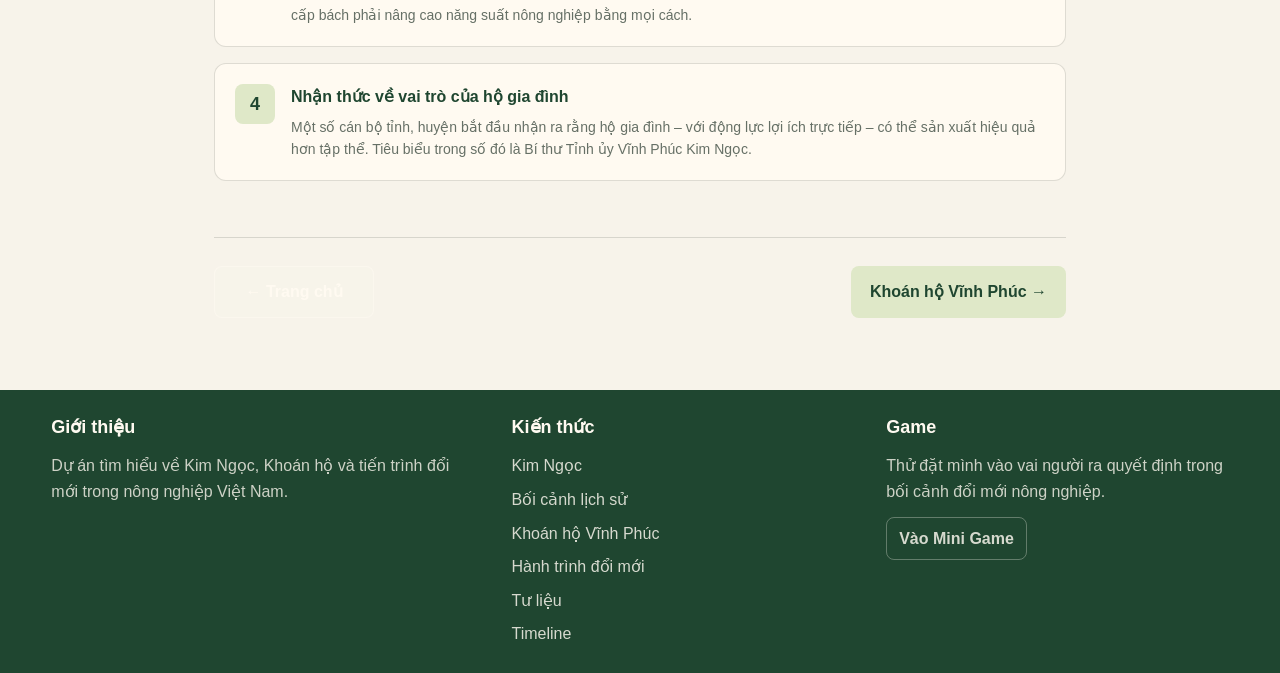
<file: pages/historicalContext.html>
<!DOCTYPE html>
<html lang="vi">
<head>
  <meta charset="UTF-8">
  <meta name="viewport" content="width=device-width, initial-scale=1.0">
  <title>Bối cảnh lịch sử - Kim Ngọc và Khoán hộ</title>
  <link rel="stylesheet" href="../css/style.css">
</head>
<body>
  <div id="header-placeholder"></div>

  <main>
    <section class="page-hero" aria-labelledby="page-title">
      <div class="page-hero-bg"></div>
      <div class="page-hero-content">
        <p class="eyebrow">Bối cảnh lịch sử</p>
        <h1 id="page-title">Kinh tế – xã hội miền Bắc trước khi Khoán hộ ra đời</h1>
        <p class="hero-question">
          Những bất cập của mô hình hợp tác xã đã tạo ra áp lực đổi mới như thế nào?
        </p>
      </div>
    </section>

    <div class="page-container">
      <!-- 1. Quá trình hợp tác hóa nông nghiệp -->
      <section class="content-section" aria-label="Quá trình hợp tác hóa nông nghiệp" id="section-hop-tac-hoa">
        <div class="section-heading">
          <div class="section-number">I</div>
          <h2>Quá trình hợp tác hóa nông nghiệp miền Bắc (1958–1965)</h2>
        </div>
        
        <div class="content-text">
          <p>Sau khi hoàn thành cải cách ruộng đất (1954–1956), Đảng Lao động Việt Nam chủ trương đưa nông dân vào con đường làm ăn tập thể thông qua phong trào hợp tác hóa nông nghiệp. Mục tiêu là tập trung tư liệu sản xuất, khai thác tối đa sức lao động, áp dụng kỹ thuật canh tác mới và tăng năng suất nông nghiệp để phục vụ công nghiệp hóa miền Bắc.</p>

          <p>Từ năm 1958 đến 1960, phong trào hợp tác hóa diễn ra nhanh chóng. Đến cuối năm 1960, 85% hộ nông dân miền Bắc đã tham gia hợp tác xã (HTX) nông nghiệp. Các HTX được tổ chức theo mô hình ba cấp: HTX bậc thấp (tư liệu sản xuất vẫn do hộ gia đình quản lý, lao động tập thể một phần), HTX bậc cao (tư liệu sản xuất được tập thể hóa hoàn toàn), và HTX toàn phần.</p>
        </div>

        <div class="timeline-mini">
          <div class="tl-item">
            <span class="tl-year">1954–1956</span>
            <span class="tl-label">Cải cách ruộng đất</span>
          </div>
          <div class="tl-arrow">→</div>
          <div class="tl-item">
            <span class="tl-year">1958–1960</span>
            <span class="tl-label">Hợp tác hóa ồ ạt</span>
          </div>
          <div class="tl-arrow">→</div>
          <div class="tl-item">
            <span class="tl-year">1961–1965</span>
            <span class="tl-label">Củng cố HTX bậc cao</span>
          </div>
          <div class="tl-arrow">→</div>
          <div class="tl-item highlight">
            <span class="tl-year">1966–1968</span>
            <span class="tl-label">Khoán hộ Vĩnh Phúc</span>
          </div>
        </div>

        <div class="content-text">
          <p>Thực tế, quá trình hợp tác hóa diễn ra nhanh hơn so với năng lực quản lý và trình độ của cán bộ HTX. Nhiều HTX được thành lập một cách cơ học, ép quy mô, thiếu sự chuẩn bị về tổ chức và quản lý, dẫn đến những bất cập ngày càng lộ rõ trong những năm tiếp theo.</p>
        </div>
      </section>

      <!-- 2. Cơ chế HTX và công điểm -->
      <section class="content-section" aria-label="Cơ chế hợp tác xã và công điểm" id="section-co-che-htx">
        <div class="section-heading">
          <div class="section-number">II</div>
          <h2>Cơ chế hợp tác xã và chế độ công điểm</h2>
        </div>

        <div class="content-text">
          <p>Hoạt động của HTX nông nghiệp miền Bắc vận hành theo nguyên tắc tập trung, kế hoạch hóa từ trên xuống. Ba đặc điểm chính của cơ chế này bao gồm:</p>
        </div>

        <div class="feature-grid">
          <article class="feature-card">
            <div class="feature-icon">🌾</div>
            <h3>Tập thể hóa tư liệu sản xuất</h3>
            <p>Ruộng đất, trâu bò, nông cụ được đưa vào sử dụng chung. Hộ gia đình không còn quyền tự quyết trong sản xuất. Việc sử dụng tài sản chung thiếu hiệu quả do tâm lý "cha chung không ai khóc".</p>
          </article>
          <article class="feature-card">
            <div class="feature-icon">📋</div>
            <h3>Chế độ công điểm</h3>
            <p>Mỗi ngày lao động được chấm công điểm (thường từ 1 đến 10 điểm tùy theo công việc nặng nhẹ). Cuối vụ, tổng sản phẩm của HTX được quy ra giá trị và chia cho xã viên theo tổng công điểm đã tích lũy. Việc chấm điểm thường mang tính bình quân, không phản ánh đúng năng suất thực tế của từng người.</p>
          </article>
          <article class="feature-card">
            <div class="feature-icon">📊</div>
            <h3>Kế hoạch hóa tập trung</h3>
            <p>Lịch thời vụ, cơ cấu cây trồng, khối lượng công việc đều do ban quản trị HTX và cấp trên quyết định. Người nông dân không có tiếng nói trong việc lựa chọn phương thức canh tác phù hợp với điều kiện thửa ruộng của mình.</p>
          </article>
        </div>
      </section>

      <!-- 3. Bình quân chủ nghĩa và năng suất thấp -->
      <section class="content-section" aria-label="Bình quân chủ nghĩa và năng suất thấp" id="section-binh-quan">
        <div class="section-heading">
          <div class="section-number">III</div>
          <h2>Tình trạng bình quân chủ nghĩa và năng suất lao động thấp</h2>
        </div>

        <!-- SVG Cause-Effect Diagram -->
        <figure class="svg-figure">
          <svg viewBox="0 0 800 400" class="diagram-svg" aria-label="Sơ đồ nguyên nhân – kết quả của cơ chế HTX" role="img">
            <defs>
              <linearGradient id="g-red" x1="0%" y1="0%" x2="100%" y2="100%">
                <stop offset="0%" stop-color="#c0392b"/>
                <stop offset="100%" stop-color="#e74c3c"/>
              </linearGradient>
              <linearGradient id="g-orange" x1="0%" y1="0%" x2="100%" y2="100%">
                <stop offset="0%" stop-color="#d35400"/>
                <stop offset="100%" stop-color="#e67e22"/>
              </linearGradient>
              <linearGradient id="g-gold" x1="0%" y1="0%" x2="100%" y2="100%">
                <stop offset="0%" stop-color="#b8860b"/>
                <stop offset="100%" stop-color="#daa520"/>
              </linearGradient>
              <linearGradient id="g-green" x1="0%" y1="0%" x2="100%" y2="100%">
                <stop offset="0%" stop-color="#1f4630"/>
                <stop offset="100%" stop-color="#315f43"/>
              </linearGradient>
              <marker id="arrowhead" markerWidth="10" markerHeight="7" refX="10" refY="3.5" orient="auto">
                <polygon points="0 0, 10 3.5, 0 7" fill="#667066"/>
              </marker>
            </defs>

            <!-- Center box: Kết quả -->
            <rect x="275" y="160" rx="12" ry="12" width="250" height="80" fill="url(#g-red)" opacity="0.92"/>
            <text x="400" y="200" text-anchor="middle" fill="#fff" font-weight="700" font-size="14">
              <tspan x="400" dy="-8">Năng suất thấp,</tspan>
              <tspan x="400" dy="18">đời sống khó khăn</tspan>
            </text>

            <!-- Cause boxes (top) -->
            <rect x="50" y="20" rx="10" ry="10" width="180" height="80" fill="url(#g-orange)" opacity="0.88"/>
            <text x="140" y="55" text-anchor="middle" fill="#fff" font-weight="700" font-size="13">Tập thể hóa</text>
            <text x="140" y="75" text-anchor="middle" fill="#fff" font-size="11">tư liệu sản xuất</text>

            <rect x="310" y="20" rx="10" ry="10" width="180" height="80" fill="url(#g-gold)" opacity="0.88"/>
            <text x="400" y="50" text-anchor="middle" fill="#fff" font-weight="700" font-size="13">Chế độ công điểm</text>
            <text x="400" y="68" text-anchor="middle" fill="#fff" font-size="11">bình quân chủ nghĩa</text>
            <text x="400" y="86" text-anchor="middle" fill="#fff" font-size="11">"cào bằng"</text>

            <rect x="570" y="20" rx="10" ry="10" width="180" height="80" fill="url(#g-orange)" opacity="0.88"/>
            <text x="660" y="50" text-anchor="middle" fill="#fff" font-weight="700" font-size="13">Kế hoạch hóa</text>
            <text x="660" y="70" text-anchor="middle" fill="#fff" font-size="11">tập trung, áp đặt</text>
            <text x="660" y="88" text-anchor="middle" fill="#fff" font-size="11">từ trên xuống</text>

            <!-- Arrows from causes to result -->
            <line x1="140" y1="100" x2="350" y2="158" stroke="#667066" stroke-width="2" marker-end="url(#arrowhead)"/>
            <line x1="400" y1="100" x2="400" y2="158" stroke="#667066" stroke-width="2" marker-end="url(#arrowhead)"/>
            <line x1="660" y1="100" x2="450" y2="158" stroke="#667066" stroke-width="2" marker-end="url(#arrowhead)"/>

            <!-- Bottom: consequence boxes -->
            <rect x="50" y="280" rx="10" ry="10" width="180" height="80" fill="url(#g-green)" opacity="0.88"/>
            <text x="140" y="315" text-anchor="middle" fill="#fff" font-weight="700" font-size="13">Thiếu động lực</text>
            <text x="140" y="335" text-anchor="middle" fill="#fff" font-size="11">làm việc</text>

            <rect x="310" y="280" rx="10" ry="10" width="180" height="80" fill="url(#g-green)" opacity="0.88"/>
            <text x="400" y="315" text-anchor="middle" fill="#fff" font-weight="700" font-size="13">Nạn trộm lúa</text>
            <text x="400" y="335" text-anchor="middle" fill="#fff" font-size="11">giấu sản phẩm</text>

            <rect x="570" y="280" rx="10" ry="10" width="180" height="80" fill="url(#g-green)" opacity="0.88"/>
            <text x="660" y="315" text-anchor="middle" fill="#fff" font-weight="700" font-size="13">Nông dân bỏ</text>
            <text x="660" y="335" text-anchor="middle" fill="#fff" font-size="11">hợp tác xã</text>

            <!-- Arrows from result to consequences -->
            <line x1="350" y1="240" x2="140" y2="278" stroke="#667066" stroke-width="2" marker-end="url(#arrowhead)"/>
            <line x1="400" y1="240" x2="400" y2="278" stroke="#667066" stroke-width="2" marker-end="url(#arrowhead)"/>
            <line x1="450" y1="240" x2="660" y2="278" stroke="#667066" stroke-width="2" marker-end="url(#arrowhead)"/>
          </svg>
          <figcaption>Sơ đồ nguyên nhân – kết quả: Cơ chế HTX dẫn đến năng suất thấp và đời sống khó khăn</figcaption>
        </figure>

        <div class="content-text">
          <p>Cơ chế công điểm bình quân đã tạo ra tình trạng "làm như nhau, hưởng như nhau", triệt tiêu động lực lao động của nông dân. Người lao động giỏi, chăm chỉ không được hưởng thành quả xứng đáng, trong khi người làm ít, làm kém vẫn được chia phần tương đương. Điều này dẫn đến thực trạng nông dân chỉ làm qua loa cho đủ công, sản xuất cầm chừng.</p>

          <p>Minh chứng rõ nét là tình trạng "thóc giấu đi, lúa chia vơi": nông dân tìm cách giấu bớt sản phẩm, thu hoạch đến đâu giấu đến đó để khỏi phải nộp cho HTX. Có nơi, nạn trộm lúa trên đồng diễn ra phổ biến. Nhiều xã viên HTX tìm cách làm thuê bên ngoài, bỏ bê việc đồng áng của tập thể.</p>

          <div class="data-card">
            <div class="data-stat">
              <span class="stat-number">~20%</span>
              <span class="stat-label">Diện tích bị bỏ hoang do thiếu động lực (1965)</span>
            </div>
            <div class="data-stat">
              <span class="stat-number">2,5 tấn/ha</span>
              <span class="stat-label">Năng suất lúa bình quân thấp hơn nhiều so với tiềm năng</span>
            </div>
            <div class="data-stat">
              <span class="stat-number">3–5 kg</span>
              <span class="stat-label">Chia lương thực bình quân đầu người/tháng (chưa đủ ăn)</span>
            </div>
          </div>
        </div>
      </section>

      <!-- 4. Nguyên nhân dẫn đến nhu cầu đổi mới -->
      <section class="content-section" aria-label="Nguyên nhân đổi mới" id="section-nguyen-nhan">
        <div class="section-heading">
          <div class="section-number">IV</div>
          <h2>Nguyên nhân dẫn đến nhu cầu đổi mới cơ chế quản lý nông nghiệp</h2>
        </div>

        <div class="content-text">
          <p>Từ thực tiễn bất cập của mô hình HTX, nhiều địa phương bắt đầu tìm tòi, thử nghiệm các hình thức tổ chức sản xuất linh hoạt hơn. Những nguyên nhân chủ yếu thúc đẩy nhu cầu đổi mới bao gồm:</p>
        </div>

        <div class="cause-list">
          <div class="cause-item">
            <div class="cause-num">1</div>
            <div class="cause-body">
              <h3>Áp lực từ thực tiễn sản xuất</h3>
              <p>Năng suất lúa miền Bắc liên tục giảm hoặc tăng không đáng kể trong giai đoạn 1960–1965. Hàng loạt HTX hoạt động cầm chừng, sản lượng không đủ đáp ứng nhu cầu lương thực ngày càng tăng.</p>
            </div>
          </div>
          <div class="cause-item">
            <div class="cause-num">2</div>
            <div class="cause-body">
              <h3>Đời sống nông dân bức bách</h3>
              <p>Nhiều hộ gia đình thiếu đói, phải ăn độn sắn, khoai. Thu nhập từ HTX không đủ trang trải cuộc sống. Nông dân mất niềm tin vào mô hình tập thể hóa.</p>
            </div>
          </div>
          <div class="cause-item">
            <div class="cause-num">3</div>
            <div class="cause-body">
              <h3>Chiến tranh đòi hỏi tăng sản xuất</h3>
              <p>Trong bối cảnh chiến tranh chống Mỹ leo thang, nhu cầu lương thực cho hậu phương và chiến trường đặt ra yêu cầu cấp bách phải nâng cao năng suất nông nghiệp bằng mọi cách.</p>
            </div>
          </div>
          <div class="cause-item">
            <div class="cause-num">4</div>
            <div class="cause-body">
              <h3>Nhận thức về vai trò của hộ gia đình</h3>
              <p>Một số cán bộ tỉnh, huyện bắt đầu nhận ra rằng hộ gia đình – với động lực lợi ích trực tiếp – có thể sản xuất hiệu quả hơn tập thể. Tiêu biểu trong số đó là Bí thư Tỉnh ủy Vĩnh Phúc Kim Ngọc.</p>
            </div>
          </div>
        </div>
      </section>

      <!-- Navigation -->
      <nav class="page-nav" aria-label="Chuyển trang">
        <a href="index.html" class="button secondary">← Trang chủ</a>
        <a href="householdContracting.html" class="button primary">Khoán hộ Vĩnh Phúc →</a>
      </nav>
    </div>
  </main>

  <div id="footer-placeholder"></div>
  <script src="../js/app.js"></script>
</body>
</html>
</file>
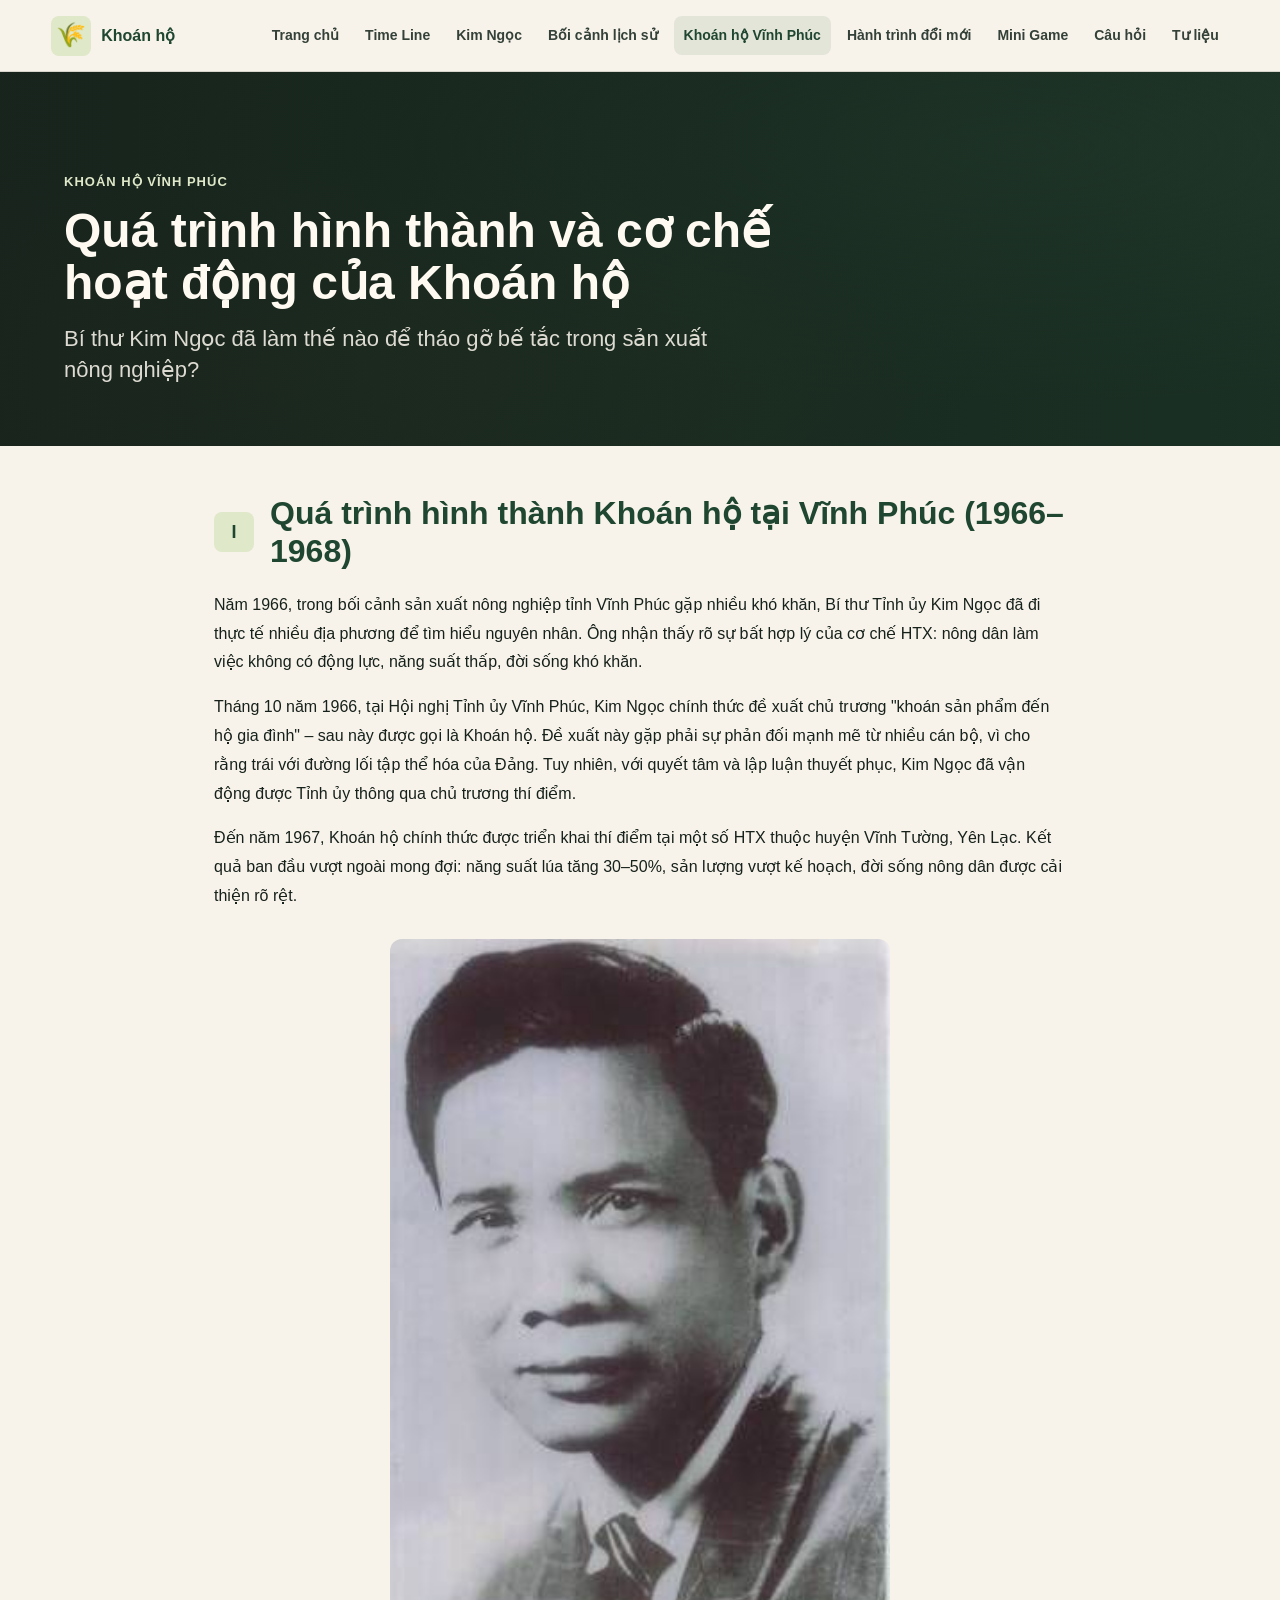
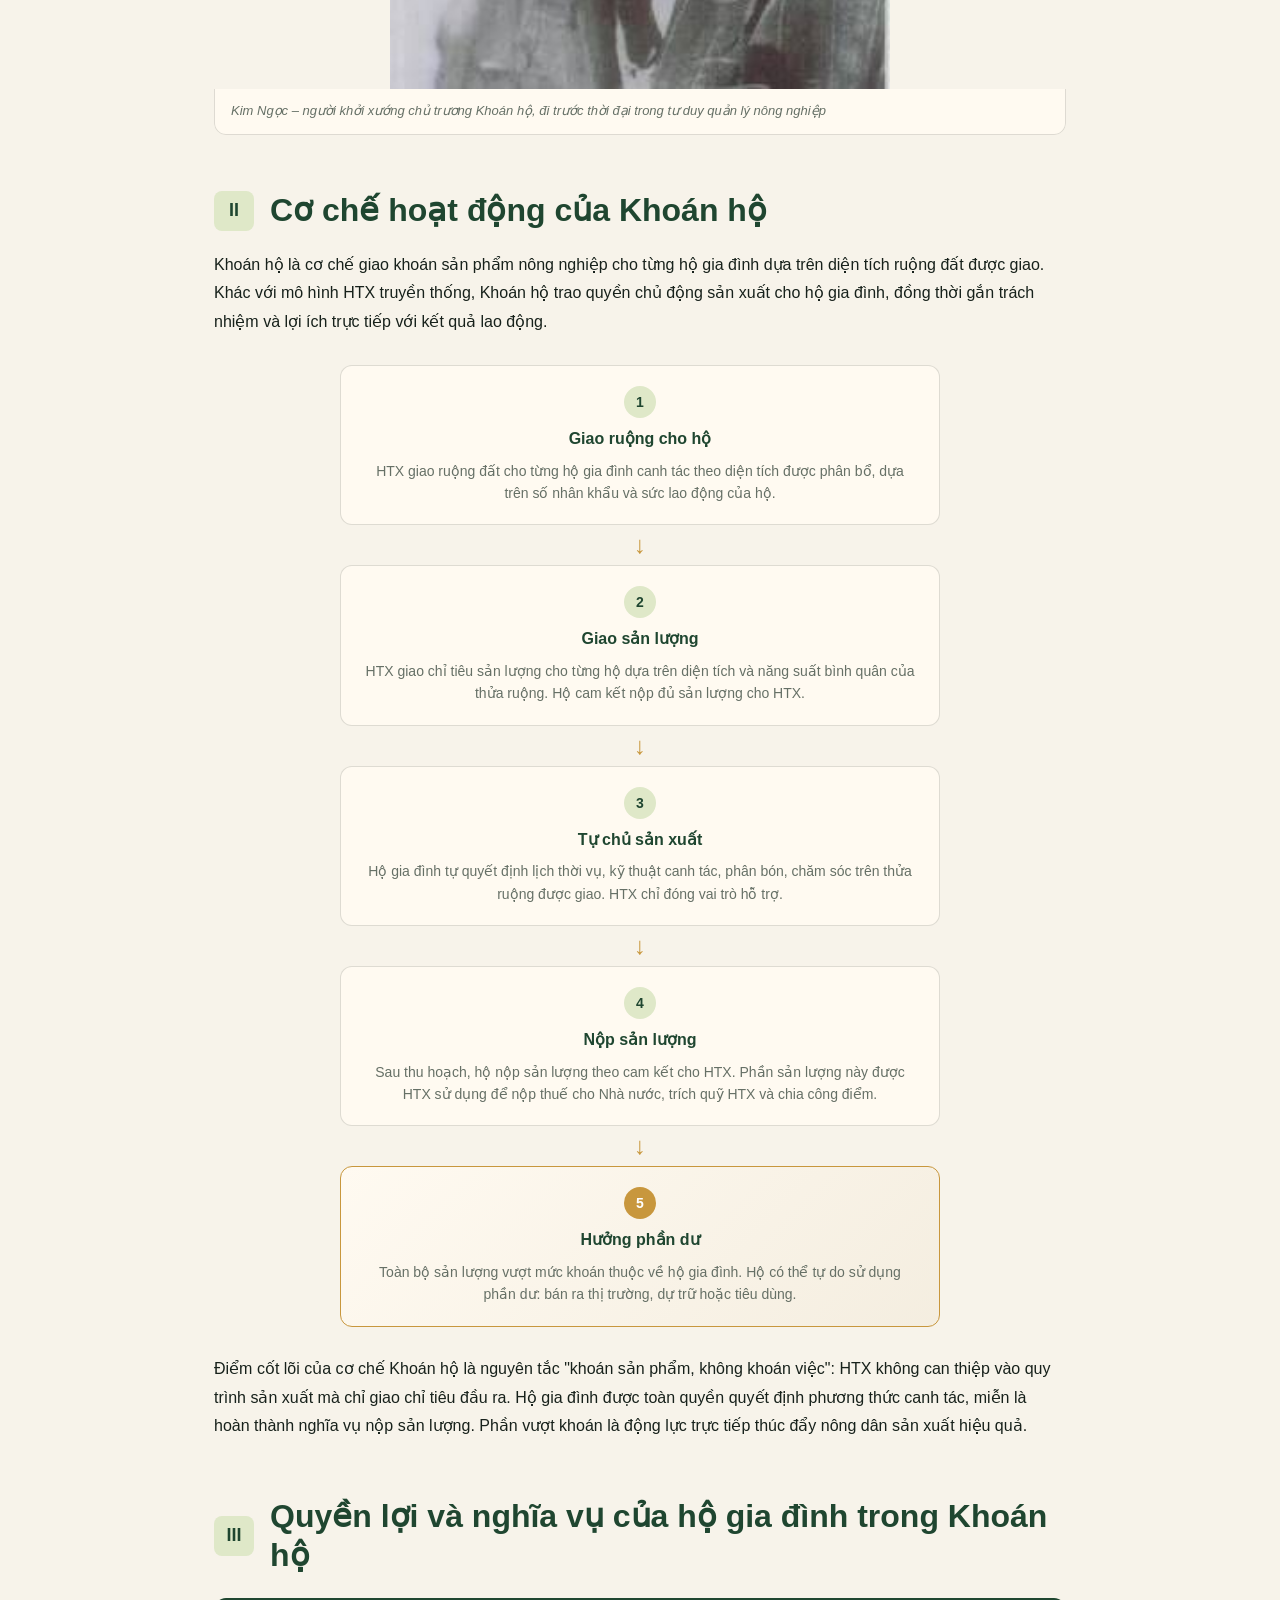
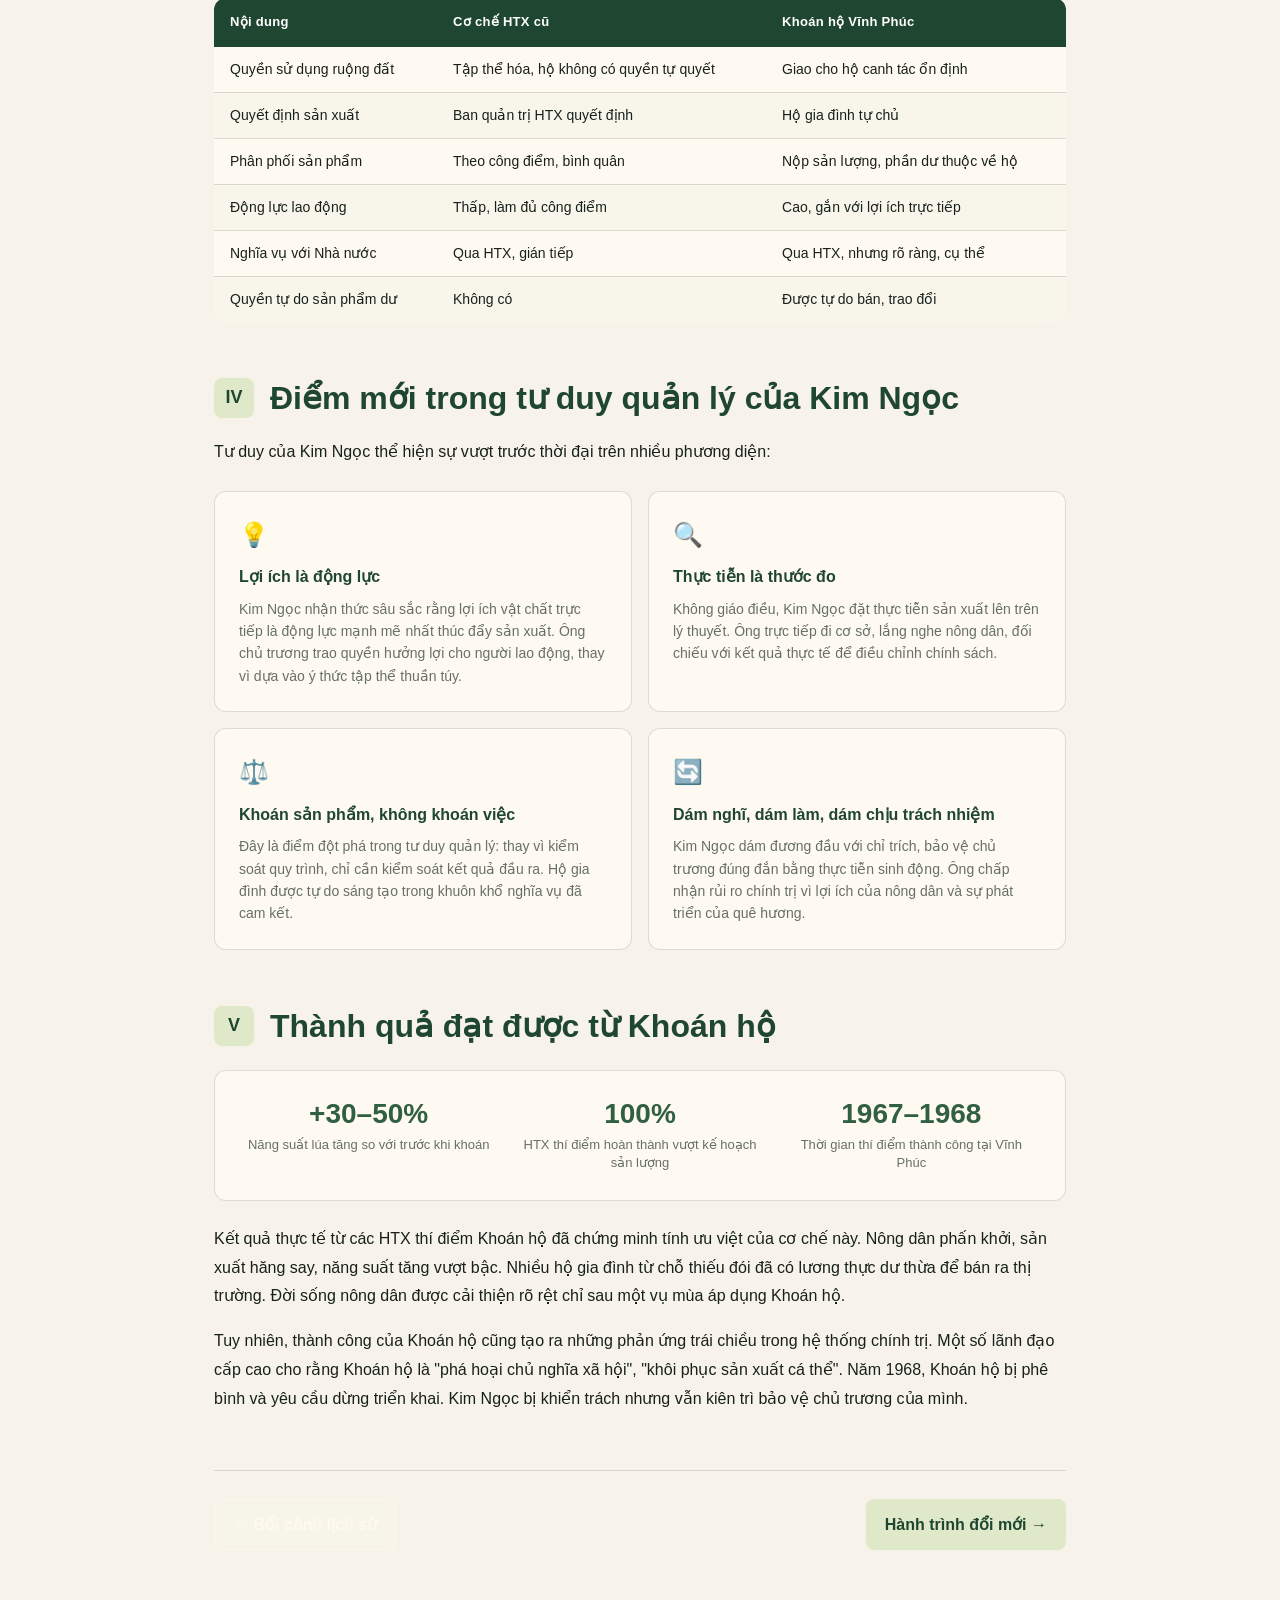
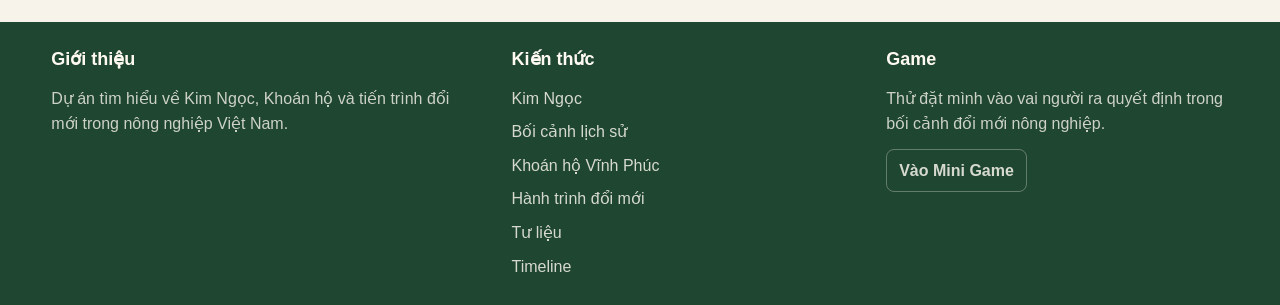
<file: pages/householdContracting.html>
<!DOCTYPE html>
<html lang="vi">
<head>
  <meta charset="UTF-8">
  <meta name="viewport" content="width=device-width, initial-scale=1.0">
  <title>Khoán hộ Vĩnh Phúc - Kim Ngọc và Khoán hộ</title>
  <link rel="stylesheet" href="../css/style.css">
</head>
<body>
  <div id="header-placeholder"></div>

  <main>
    <section class="page-hero" aria-labelledby="page-title">
      <div class="page-hero-bg"></div>
      <div class="page-hero-content">
        <p class="eyebrow">Khoán hộ Vĩnh Phúc</p>
        <h1 id="page-title">Quá trình hình thành và cơ chế hoạt động của Khoán hộ</h1>
        <p class="hero-question">
          Bí thư Kim Ngọc đã làm thế nào để tháo gỡ bế tắc trong sản xuất nông nghiệp?
        </p>
      </div>
    </section>

    <div class="page-container">
      <!-- 1. Quá trình hình thành -->
      <section class="content-section" aria-label="Quá trình hình thành Khoán hộ" id="section-hinh-thanh">
        <div class="section-heading">
          <div class="section-number">I</div>
          <h2>Quá trình hình thành Khoán hộ tại Vĩnh Phúc (1966–1968)</h2>
        </div>
        
        <div class="content-text">
          <p>Năm 1966, trong bối cảnh sản xuất nông nghiệp tỉnh Vĩnh Phúc gặp nhiều khó khăn, Bí thư Tỉnh ủy Kim Ngọc đã đi thực tế nhiều địa phương để tìm hiểu nguyên nhân. Ông nhận thấy rõ sự bất hợp lý của cơ chế HTX: nông dân làm việc không có động lực, năng suất thấp, đời sống khó khăn.</p>

          <p>Tháng 10 năm 1966, tại Hội nghị Tỉnh ủy Vĩnh Phúc, Kim Ngọc chính thức đề xuất chủ trương "khoán sản phẩm đến hộ gia đình" – sau này được gọi là Khoán hộ. Đề xuất này gặp phải sự phản đối mạnh mẽ từ nhiều cán bộ, vì cho rằng trái với đường lối tập thể hóa của Đảng. Tuy nhiên, với quyết tâm và lập luận thuyết phục, Kim Ngọc đã vận động được Tỉnh ủy thông qua chủ trương thí điểm.</p>

          <p>Đến năm 1967, Khoán hộ chính thức được triển khai thí điểm tại một số HTX thuộc huyện Vĩnh Tường, Yên Lạc. Kết quả ban đầu vượt ngoài mong đợi: năng suất lúa tăng 30–50%, sản lượng vượt kế hoạch, đời sống nông dân được cải thiện rõ rệt.</p>
        </div>

        <figure class="image-card">
          <div class="image-placeholder">
            <img src="../img/KimNgoc.jpg" alt="Chân dung Bí thư Tỉnh ủy Vĩnh Phúc Kim Ngọc (1917–1979)" loading="lazy">
          </div>
          <figcaption>Kim Ngọc – người khởi xướng chủ trương Khoán hộ, đi trước thời đại trong tư duy quản lý nông nghiệp</figcaption>
        </figure>
      </section>

      <!-- 2. Cơ chế hoạt động -->
      <section class="content-section" aria-label="Cơ chế hoạt động" id="section-co-che">
        <div class="section-heading">
          <div class="section-number">II</div>
          <h2>Cơ chế hoạt động của Khoán hộ</h2>
        </div>

        <div class="content-text">
          <p>Khoán hộ là cơ chế giao khoán sản phẩm nông nghiệp cho từng hộ gia đình dựa trên diện tích ruộng đất được giao. Khác với mô hình HTX truyền thống, Khoán hộ trao quyền chủ động sản xuất cho hộ gia đình, đồng thời gắn trách nhiệm và lợi ích trực tiếp với kết quả lao động.</p>
        </div>

        <div class="mechanism-flow">
          <div class="flow-step">
            <div class="flow-num">1</div>
            <h3>Giao ruộng cho hộ</h3>
            <p>HTX giao ruộng đất cho từng hộ gia đình canh tác theo diện tích được phân bổ, dựa trên số nhân khẩu và sức lao động của hộ.</p>
          </div>
          <div class="flow-arrow">↓</div>
          <div class="flow-step">
            <div class="flow-num">2</div>
            <h3>Giao sản lượng</h3>
            <p>HTX giao chỉ tiêu sản lượng cho từng hộ dựa trên diện tích và năng suất bình quân của thửa ruộng. Hộ cam kết nộp đủ sản lượng cho HTX.</p>
          </div>
          <div class="flow-arrow">↓</div>
          <div class="flow-step">
            <div class="flow-num">3</div>
            <h3>Tự chủ sản xuất</h3>
            <p>Hộ gia đình tự quyết định lịch thời vụ, kỹ thuật canh tác, phân bón, chăm sóc trên thửa ruộng được giao. HTX chỉ đóng vai trò hỗ trợ.</p>
          </div>
          <div class="flow-arrow">↓</div>
          <div class="flow-step">
            <div class="flow-num">4</div>
            <h3>Nộp sản lượng</h3>
            <p>Sau thu hoạch, hộ nộp sản lượng theo cam kết cho HTX. Phần sản lượng này được HTX sử dụng để nộp thuế cho Nhà nước, trích quỹ HTX và chia công điểm.</p>
          </div>
          <div class="flow-arrow">↓</div>
          <div class="flow-step highlight">
            <div class="flow-num">5</div>
            <h3>Hưởng phần dư</h3>
            <p>Toàn bộ sản lượng vượt mức khoán thuộc về hộ gia đình. Hộ có thể tự do sử dụng phần dư: bán ra thị trường, dự trữ hoặc tiêu dùng.</p>
          </div>
        </div>

        <div class="content-text">
          <p>Điểm cốt lõi của cơ chế Khoán hộ là nguyên tắc "khoán sản phẩm, không khoán việc": HTX không can thiệp vào quy trình sản xuất mà chỉ giao chỉ tiêu đầu ra. Hộ gia đình được toàn quyền quyết định phương thức canh tác, miễn là hoàn thành nghĩa vụ nộp sản lượng. Phần vượt khoán là động lực trực tiếp thúc đẩy nông dân sản xuất hiệu quả.</p>
        </div>
      </section>

      <!-- 3. Quyền lợi và nghĩa vụ -->
      <section class="content-section" aria-label="Quyền lợi và nghĩa vụ" id="section-quyen-loi">
        <div class="section-heading">
          <div class="section-number">III</div>
          <h2>Quyền lợi và nghĩa vụ của hộ gia đình trong Khoán hộ</h2>
        </div>

        <div class="comparison-table-wrapper">
          <table class="comparison-table">
            <thead>
              <tr>
                <th scope="col">Nội dung</th>
                <th scope="col">Cơ chế HTX cũ</th>
                <th scope="col">Khoán hộ Vĩnh Phúc</th>
              </tr>
            </thead>
            <tbody>
              <tr>
                <td>Quyền sử dụng ruộng đất</td>
                <td>Tập thể hóa, hộ không có quyền tự quyết</td>
                <td>Giao cho hộ canh tác ổn định</td>
              </tr>
              <tr>
                <td>Quyết định sản xuất</td>
                <td>Ban quản trị HTX quyết định</td>
                <td>Hộ gia đình tự chủ</td>
              </tr>
              <tr>
                <td>Phân phối sản phẩm</td>
                <td>Theo công điểm, bình quân</td>
                <td>Nộp sản lượng, phần dư thuộc về hộ</td>
              </tr>
              <tr>
                <td>Động lực lao động</td>
                <td>Thấp, làm đủ công điểm</td>
                <td>Cao, gắn với lợi ích trực tiếp</td>
              </tr>
              <tr>
                <td>Nghĩa vụ với Nhà nước</td>
                <td>Qua HTX, gián tiếp</td>
                <td>Qua HTX, nhưng rõ ràng, cụ thể</td>
              </tr>
              <tr>
                <td>Quyền tự do sản phẩm dư</td>
                <td>Không có</td>
                <td>Được tự do bán, trao đổi</td>
              </tr>
            </tbody>
          </table>
        </div>
      </section>

      <!-- 4. Điểm mới trong tư duy Kim Ngọc -->
      <section class="content-section" aria-label="Điểm mới trong tư duy Kim Ngọc" id="section-tu-duy">
        <div class="section-heading">
          <div class="section-number">IV</div>
          <h2>Điểm mới trong tư duy quản lý của Kim Ngọc</h2>
        </div>

        <div class="content-text">
          <p>Tư duy của Kim Ngọc thể hiện sự vượt trước thời đại trên nhiều phương diện:</p>
        </div>

        <div class="insight-grid">
          <article class="insight-card">
            <div class="insight-icon">💡</div>
            <h3>Lợi ích là động lực</h3>
            <p>Kim Ngọc nhận thức sâu sắc rằng lợi ích vật chất trực tiếp là động lực mạnh mẽ nhất thúc đẩy sản xuất. Ông chủ trương trao quyền hưởng lợi cho người lao động, thay vì dựa vào ý thức tập thể thuần túy.</p>
          </article>
          <article class="insight-card">
            <div class="insight-icon">🔍</div>
            <h3>Thực tiễn là thước đo</h3>
            <p>Không giáo điều, Kim Ngọc đặt thực tiễn sản xuất lên trên lý thuyết. Ông trực tiếp đi cơ sở, lắng nghe nông dân, đối chiếu với kết quả thực tế để điều chỉnh chính sách.</p>
          </article>
          <article class="insight-card">
            <div class="insight-icon">⚖️</div>
            <h3>Khoán sản phẩm, không khoán việc</h3>
            <p>Đây là điểm đột phá trong tư duy quản lý: thay vì kiểm soát quy trình, chỉ cần kiểm soát kết quả đầu ra. Hộ gia đình được tự do sáng tạo trong khuôn khổ nghĩa vụ đã cam kết.</p>
          </article>
          <article class="insight-card">
            <div class="insight-icon">🔄</div>
            <h3>Dám nghĩ, dám làm, dám chịu trách nhiệm</h3>
            <p>Kim Ngọc dám đương đầu với chỉ trích, bảo vệ chủ trương đúng đắn bằng thực tiễn sinh động. Ông chấp nhận rủi ro chính trị vì lợi ích của nông dân và sự phát triển của quê hương.</p>
          </article>
        </div>
      </section>

      <!-- 5. Thành quả đạt được -->
      <section class="content-section" aria-label="Thành quả" id="section-thanh-qua">
        <div class="section-heading">
          <div class="section-number">V</div>
          <h2>Thành quả đạt được từ Khoán hộ</h2>
        </div>

        <div class="data-card">
          <div class="data-stat">
            <span class="stat-number">+30–50%</span>
            <span class="stat-label">Năng suất lúa tăng so với trước khi khoán</span>
          </div>
          <div class="data-stat">
            <span class="stat-number">100%</span>
            <span class="stat-label">HTX thí điểm hoàn thành vượt kế hoạch sản lượng</span>
          </div>
          <div class="data-stat">
            <span class="stat-number">1967–1968</span>
            <span class="stat-label">Thời gian thí điểm thành công tại Vĩnh Phúc</span>
          </div>
        </div>

        <div class="content-text">
          <p>Kết quả thực tế từ các HTX thí điểm Khoán hộ đã chứng minh tính ưu việt của cơ chế này. Nông dân phấn khởi, sản xuất hăng say, năng suất tăng vượt bậc. Nhiều hộ gia đình từ chỗ thiếu đói đã có lương thực dư thừa để bán ra thị trường. Đời sống nông dân được cải thiện rõ rệt chỉ sau một vụ mùa áp dụng Khoán hộ.</p>

          <p>Tuy nhiên, thành công của Khoán hộ cũng tạo ra những phản ứng trái chiều trong hệ thống chính trị. Một số lãnh đạo cấp cao cho rằng Khoán hộ là "phá hoại chủ nghĩa xã hội", "khôi phục sản xuất cá thể". Năm 1968, Khoán hộ bị phê bình và yêu cầu dừng triển khai. Kim Ngọc bị khiển trách nhưng vẫn kiên trì bảo vệ chủ trương của mình.</p>
        </div>
      </section>

      <!-- Navigation -->
      <nav class="page-nav" aria-label="Chuyển trang">
        <a href="historicalContext.html" class="button secondary">← Bối cảnh lịch sử</a>
        <a href="fromContractingtoContract10.html" class="button primary">Hành trình đổi mới →</a>
      </nav>
    </div>
  </main>

  <div id="footer-placeholder"></div>
  <script src="../js/app.js"></script>
</body>
</html>
</file>
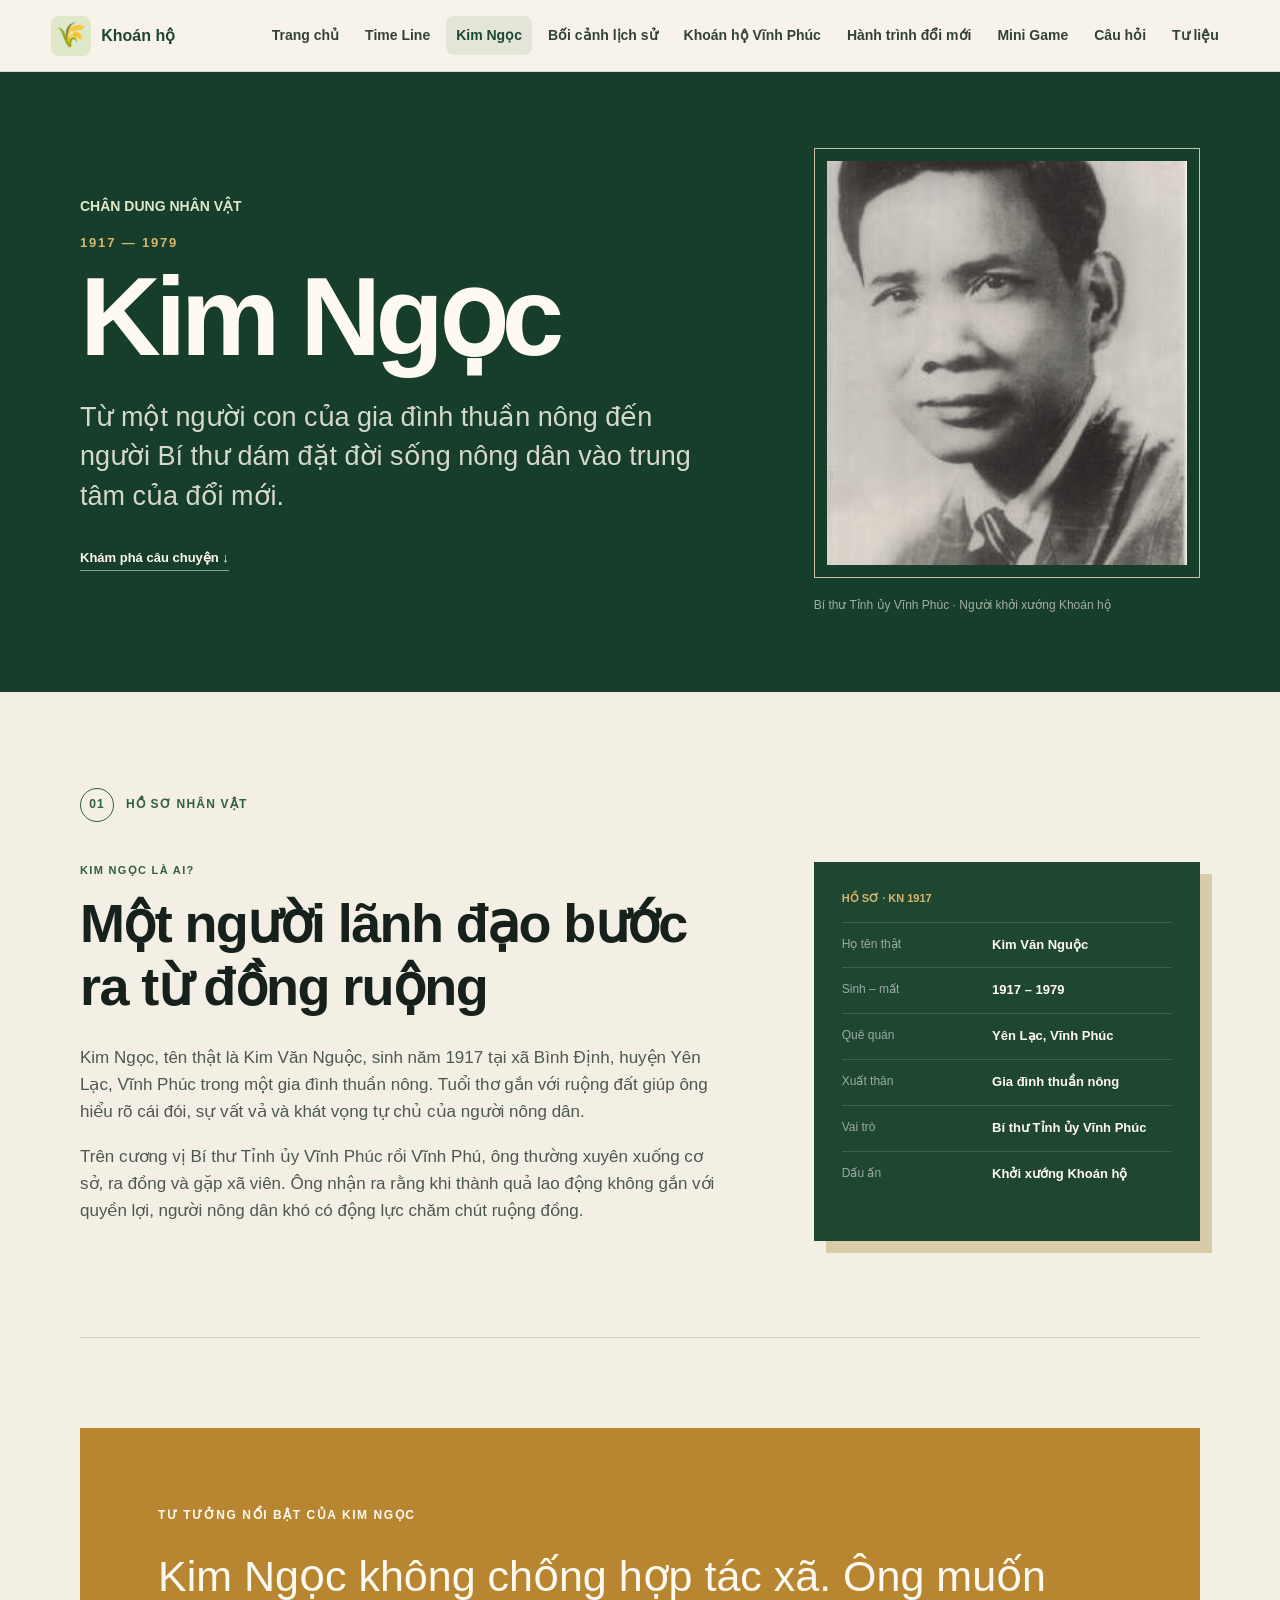
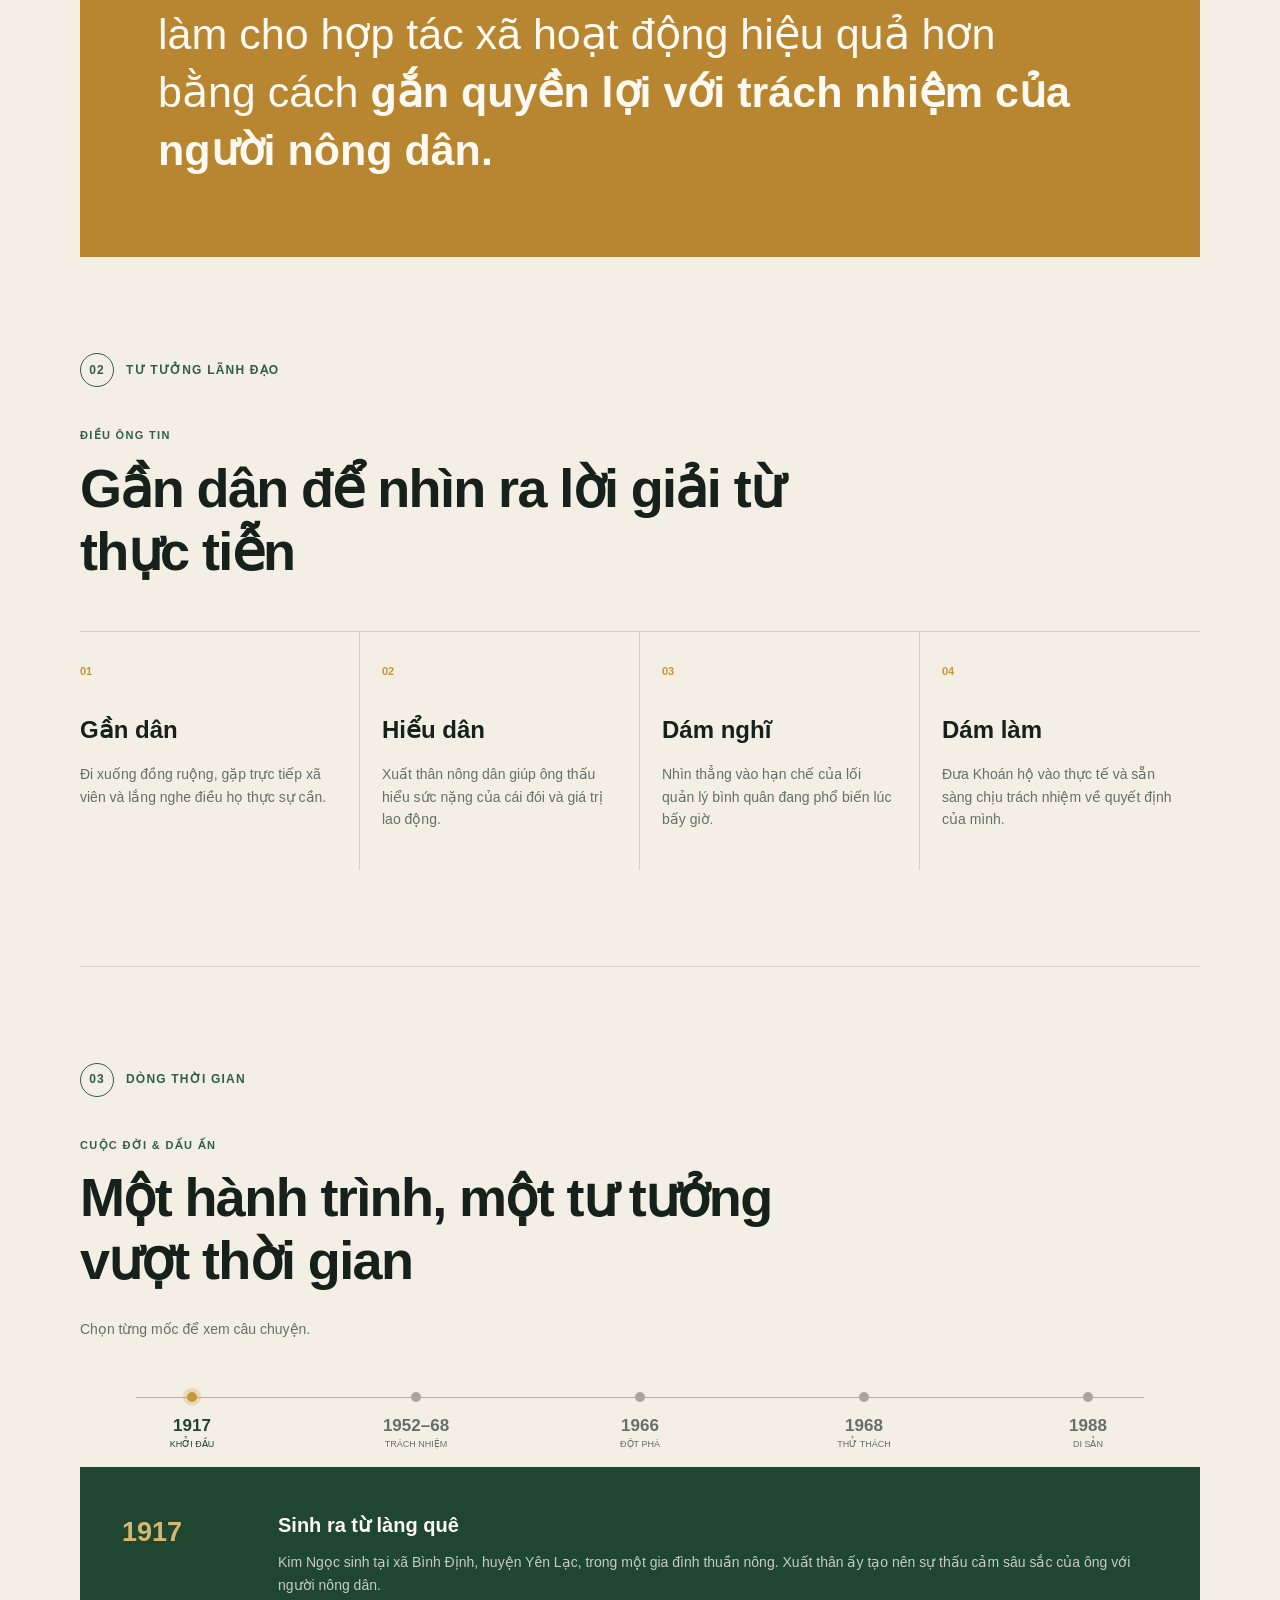
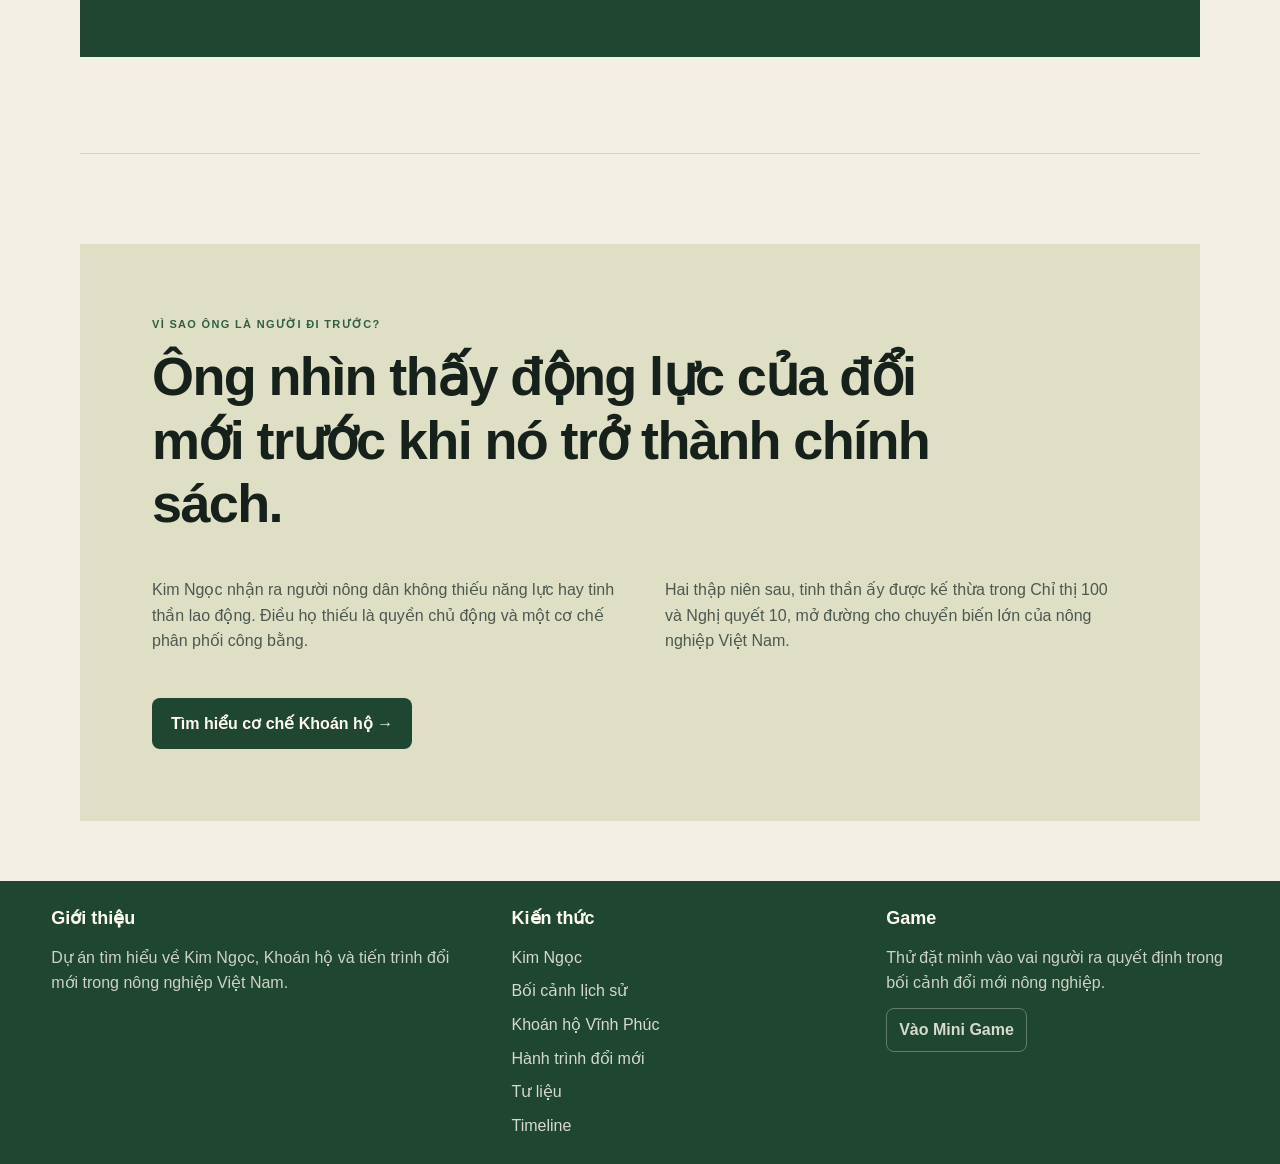
<file: pages/KimNgoc.html>
<!DOCTYPE html>
<html lang="vi">
<head>
  <meta charset="UTF-8">
  <meta name="viewport" content="width=device-width, initial-scale=1.0">
  <meta name="description" content="Chân dung Bí thư Tỉnh ủy Kim Ngọc, người khởi xướng Khoán hộ ở Vĩnh Phúc.">
  <title>Kim Ngọc – Người mở đường cho Khoán hộ</title>
  <link rel="stylesheet" href="../css/style.css">
</head>
<body class="portrait-page">
  <div id="header-placeholder"></div>
  <main>
    <section class="kn-hero">
      <div class="kn-hero-inner">
        <div>
          <p class="eyebrow">Chân dung nhân vật</p>
          <p class="kn-kicker">1917 — 1979</p>
          <h1>Kim Ngọc</h1>
          <p class="kn-lead">Từ một người con của gia đình thuần nông đến người Bí thư dám đặt đời sống nông dân vào trung tâm của đổi mới.</p>
          <a class="kn-more" href="#ho-so">Khám phá câu chuyện ↓</a>
        </div>
        <figure class="kn-portrait">
          <img src="../img/KimNgoc.jpg" alt="Chân dung đồng chí Kim Ngọc">
          <figcaption>Bí thư Tỉnh ủy Vĩnh Phúc · Người khởi xướng Khoán hộ</figcaption>
        </figure>
      </div>
    </section>

    <div class="kn-container">
      <section class="kn-section" id="ho-so">
        <div class="kn-label"><span>01</span> Hồ sơ nhân vật</div>
        <div class="kn-profile">
          <article>
            <p class="kn-overline">Kim Ngọc là ai?</p>
            <h2>Một người lãnh đạo bước ra từ đồng ruộng</h2>
            <p>Kim Ngọc, tên thật là Kim Văn Nguộc, sinh năm 1917 tại xã Bình Định, huyện Yên Lạc, Vĩnh Phúc trong một gia đình thuần nông. Tuổi thơ gắn với ruộng đất giúp ông hiểu rõ cái đói, sự vất vả và khát vọng tự chủ của người nông dân.</p>
            <p>Trên cương vị Bí thư Tỉnh ủy Vĩnh Phúc rồi Vĩnh Phú, ông thường xuyên xuống cơ sở, ra đồng và gặp xã viên. Ông nhận ra rằng khi thành quả lao động không gắn với quyền lợi, người nông dân khó có động lực chăm chút ruộng đồng.</p>
          </article>
          <aside class="kn-card">
            <p>Hồ sơ · KN 1917</p>
            <dl>
              <div><dt>Họ tên thật</dt><dd>Kim Văn Nguộc</dd></div>
              <div><dt>Sinh – mất</dt><dd>1917 – 1979</dd></div>
              <div><dt>Quê quán</dt><dd>Yên Lạc, Vĩnh Phúc</dd></div>
              <div><dt>Xuất thân</dt><dd>Gia đình thuần nông</dd></div>
              <div><dt>Vai trò</dt><dd>Bí thư Tỉnh ủy Vĩnh Phúc</dd></div>
              <div><dt>Dấu ấn</dt><dd>Khởi xướng Khoán hộ</dd></div>
            </dl>
          </aside>
        </div>
      </section>

      <aside class="kn-statement">
        <h2>Tư tưởng nổi bật của Kim Ngọc</h2>
        <p>Kim Ngọc không chống hợp tác xã. Ông muốn làm cho hợp tác xã hoạt động hiệu quả hơn bằng cách <strong>gắn quyền lợi với trách nhiệm của người nông dân.</strong></p>
      </aside>

      <section class="kn-section">
        <div class="kn-label"><span>02</span> Tư tưởng lãnh đạo</div>
        <p class="kn-overline">Điều ông tin</p>
        <h2>Gần dân để nhìn ra lời giải từ thực tiễn</h2>
        <div class="kn-values">
          <article><b>01</b><h3>Gần dân</h3><p>Đi xuống đồng ruộng, gặp trực tiếp xã viên và lắng nghe điều họ thực sự cần.</p></article>
          <article><b>02</b><h3>Hiểu dân</h3><p>Xuất thân nông dân giúp ông thấu hiểu sức nặng của cái đói và giá trị lao động.</p></article>
          <article><b>03</b><h3>Dám nghĩ</h3><p>Nhìn thẳng vào hạn chế của lối quản lý bình quân đang phổ biến lúc bấy giờ.</p></article>
          <article><b>04</b><h3>Dám làm</h3><p>Đưa Khoán hộ vào thực tế và sẵn sàng chịu trách nhiệm về quyết định của mình.</p></article>
        </div>
      </section>

      <section class="kn-section">
        <div class="kn-label"><span>03</span> Dòng thời gian</div>
        <p class="kn-overline">Cuộc đời &amp; dấu ấn</p>
        <h2>Một hành trình, một tư tưởng vượt thời gian</h2>
        <p class="kn-hint">Chọn từng mốc để xem câu chuyện.</p>
        <div class="kn-timeline" data-person-timeline>
          <div class="kn-tabs" role="tablist">
            <button class="is-active" role="tab" aria-selected="true" data-year="1917" data-title="Sinh ra từ làng quê" data-text="Kim Ngọc sinh tại xã Bình Định, huyện Yên Lạc, trong một gia đình thuần nông. Xuất thân ấy tạo nên sự thấu cảm sâu sắc của ông với người nông dân."><strong>1917</strong><small>Khởi đầu</small></button>
            <button role="tab" aria-selected="false" data-year="1952–1968" data-title="Lãnh đạo tỉnh Vĩnh Phúc" data-text="Trong nhiều nhiệm kỳ làm Bí thư Tỉnh ủy, ông luôn hướng sự quan tâm tới sản xuất nông nghiệp và đời sống xã viên hợp tác xã."><strong>1952–68</strong><small>Trách nhiệm</small></button>
            <button role="tab" aria-selected="false" data-year="1966" data-title="Khởi xướng Khoán hộ" data-text="Tỉnh ủy Vĩnh Phúc ban hành Nghị quyết 68, trao thêm quyền chủ động và gắn lợi ích với trách nhiệm của người nông dân."><strong>1966</strong><small>Đột phá</small></button>
            <button role="tab" aria-selected="false" data-year="1968" data-title="Bảo vệ điều mình tin đúng" data-text="Khoán hộ phải dừng triển khai và Kim Ngọc chịu phê bình, nhưng giá trị thực tiễn của cách làm vẫn được ghi nhớ."><strong>1968</strong><small>Thử thách</small></button>
            <button role="tab" aria-selected="false" data-year="1988" data-title="Tư tưởng được lịch sử khẳng định" data-text="Chín năm sau khi ông qua đời, Nghị quyết 10 xác lập hộ gia đình là đơn vị kinh tế tự chủ, kế thừa tinh thần của Khoán hộ."><strong>1988</strong><small>Di sản</small></button>
          </div>
          <article class="kn-event" role="tabpanel" aria-live="polite">
            <p data-timeline-year>1917</p>
            <div><h3 data-timeline-title>Sinh ra từ làng quê</h3><p data-timeline-text>Kim Ngọc sinh tại xã Bình Định, huyện Yên Lạc, trong một gia đình thuần nông. Xuất thân ấy tạo nên sự thấu cảm sâu sắc của ông với người nông dân.</p></div>
          </article>
        </div>
      </section>

      <section class="kn-legacy">
        <p class="kn-overline">Vì sao ông là người đi trước?</p>
        <h2>Ông nhìn thấy động lực của đổi mới trước khi nó trở thành chính sách.</h2>
        <div><p>Kim Ngọc nhận ra người nông dân không thiếu năng lực hay tinh thần lao động. Điều họ thiếu là quyền chủ động và một cơ chế phân phối công bằng.</p><p>Hai thập niên sau, tinh thần ấy được kế thừa trong Chỉ thị 100 và Nghị quyết 10, mở đường cho chuyển biến lớn của nông nghiệp Việt Nam.</p></div>
        <a class="button primary" href="householdContracting.html">Tìm hiểu cơ chế Khoán hộ →</a>
      </section>
    </div>
  </main>
  <div id="footer-placeholder"></div>
  <script src="../js/app.js"></script>
</body>
</html>
</file>
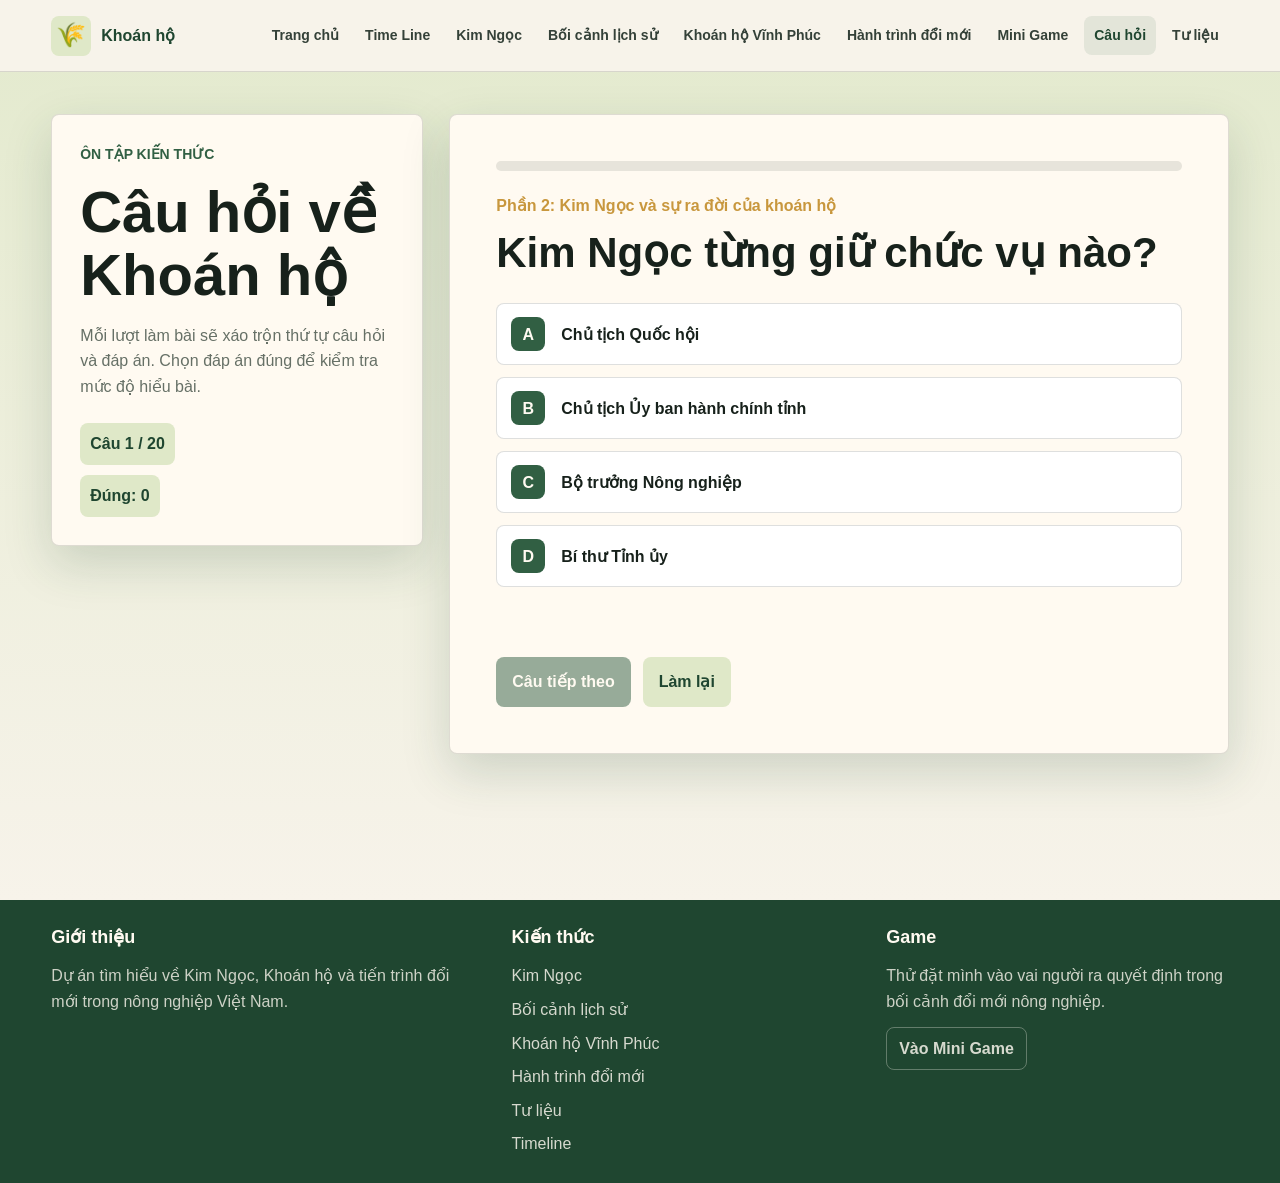
<file: pages/quiz.html>
<!DOCTYPE html>
<html lang="vi">
<head>
  <meta charset="UTF-8">
  <meta name="viewport" content="width=device-width, initial-scale=1.0">
  <title>Câu hỏi - Khoán hộ Vĩnh Phúc</title>
  <link rel="stylesheet" href="../css/style.css">
  <link rel="stylesheet" href="../css/quiz.css">
</head>
<body>
  <div id="header-placeholder"></div>

  <main class="quiz-shell">
    <section class="quiz-layout" aria-labelledby="quiz-title">
      <aside class="quiz-side">
        <p class="eyebrow">Ôn tập kiến thức</p>
        <h1 id="quiz-title">Câu hỏi về Khoán hộ</h1>
        <p>
          Mỗi lượt làm bài sẽ xáo trộn thứ tự câu hỏi và đáp án. Chọn đáp án đúng để kiểm tra mức độ hiểu bài.
        </p>
        <div class="quiz-status">
          <span id="quiz-count">Câu 1 / 20</span>
          <span id="quiz-score">Đúng: 0</span>
        </div>
      </aside>

      <section class="quiz-card" aria-live="polite">
        <div class="quiz-progress" aria-hidden="true">
          <span id="quiz-progress"></span>
        </div>
        <p id="quiz-section" class="quiz-section"></p>
        <h2 id="quiz-question"></h2>
        <div id="quiz-options" class="quiz-options"></div>
        <p id="quiz-feedback" class="quiz-feedback"></p>
        <div class="quiz-actions">
          <button id="next-question" class="quiz-button primary" type="button" disabled>Câu tiếp theo</button>
          <button id="restart-quiz" class="quiz-button secondary" type="button">Làm lại</button>
        </div>
      </section>

      <section id="quiz-result" class="quiz-result" hidden>
        <p class="eyebrow">Kết quả</p>
        <h2 id="result-title"></h2>
        <p id="result-text"></p>
        <button id="result-restart" class="quiz-button primary" type="button">Làm bài mới</button>
      </section>
    </section>
  </main>

  <div id="footer-placeholder"></div>
  <script src="../js/app.js"></script>
  <script src="../js/quiz.js"></script>
</body>
</html>
</file>
<file: css/style.css>
:root {
  --ink: #17211b;
  --muted: #667066;
  --paper: #f7f3ea;
  --surface: #fffaf1;
  --field: #dfe8c8;
  --green: #315f43;
  --green-deep: #1f4630;
  --gold: #c8973d;
  --border: rgba(23, 33, 27, 0.14);
  --shadow: 0 18px 48px rgba(31, 70, 48, 0.18);
}

* {
  box-sizing: border-box;
}

body {
  margin: 0;
  color: var(--ink);
  background: var(--paper);
  font-family: Arial, Helvetica, sans-serif;
  line-height: 1.6;
}

a {
  color: inherit;
  text-decoration: none;
}

.site-header {
  position: sticky;
  top: 0;
  z-index: 20;
  display: flex;
  align-items: center;
  justify-content: space-between;
  gap: 18px;
  min-height: 72px;
  padding: 12px clamp(18px, 4vw, 56px);
  background: rgba(247, 243, 234, 0.95);
  border-bottom: 1px solid var(--border);
  backdrop-filter: blur(12px);
}

.brand {
  display: inline-flex;
  align-items: center;
  gap: 10px;
  flex: 0 0 auto;
  font-weight: 700;
  color: var(--green-deep);
}

.brand-mark {
  display: inline-grid;
  place-items: center;
  width: 40px;
  height: 40px;
  border-radius: 8px;
  color: var(--green-deep);
  background: var(--field);
  font-size: 24px;
  letter-spacing: 0;
}

.site-nav {
  display: flex;
  align-items: center;
  justify-content: flex-end;
  gap: 6px;
  flex-wrap: wrap;
}

.site-nav a {
  padding: 8px 10px;
  border-radius: 8px;
  color: #344138;
  font-size: 14px;
  font-weight: 600;
}

.site-nav a:hover,
.site-nav a.is-active {
  color: var(--green-deep);
  background: rgba(49, 95, 67, 0.1);
}

.nav-toggle {
  display: none;
  width: 42px;
  height: 42px;
  border: 1px solid var(--border);
  border-radius: 8px;
  background: var(--surface);
}

.nav-toggle span {
  display: block;
  width: 20px;
  height: 2px;
  margin: 4px auto;
  background: var(--green-deep);
}

.home-hero {
  position: relative;
  display: grid;
  align-items: end;
  min-height: calc(100vh - 72px);
  padding: clamp(90px, 14vh, 150px) clamp(20px, 5vw, 72px) clamp(70px, 12vh, 120px);
  overflow: hidden;
  isolation: isolate;
}

.hero-media {
  position: absolute;
  inset: 0;
  z-index: -2;
  background: var(--green-deep);
}

.hero-media img {
  width: 100%;
  height: 100%;
  object-fit: cover;
  object-position: center;
  opacity: 0.46;
}

.home-hero::after {
  content: "";
  position: absolute;
  inset: 0;
  z-index: -1;
  background:
    linear-gradient(90deg, rgba(23, 33, 27, 0.92) 0%, rgba(23, 33, 27, 0.74) 42%, rgba(23, 33, 27, 0.18) 100%),
    linear-gradient(0deg, rgba(23, 33, 27, 0.45) 0%, rgba(23, 33, 27, 0) 45%);
}

.hero-content {
  max-width: 850px;
  color: #fffaf1;
}

.eyebrow {
  margin: 0 0 16px;
  color: var(--field);
  font-size: 14px;
  font-weight: 700;
  letter-spacing: 0;
  text-transform: uppercase;
}

.home-hero h1 {
  max-width: 820px;
  margin: 0;
  font-size: clamp(42px, 7vw, 84px);
  line-height: 1.02;
  letter-spacing: 0;
}

.hero-question {
  max-width: 700px;
  margin: 24px 0 0;
  color: rgba(255, 250, 241, 0.88);
  font-size: clamp(20px, 3vw, 30px);
  line-height: 1.35;
}

.hero-actions {
  display: flex;
  flex-wrap: wrap;
  gap: 14px;
  margin-top: 34px;
}

.button {
  display: inline-flex;
  align-items: center;
  justify-content: center;
  min-height: 48px;
  padding: 12px 18px;
  border: 1px solid transparent;
  border-radius: 8px;
  font-weight: 700;
}

.button.primary {
  color: var(--green-deep);
  background: var(--field);
}

.button.secondary {
  color: #fffaf1;
  border-color: rgba(255, 250, 241, 0.46);
  background: rgba(255, 250, 241, 0.08);
}

.button:hover {
  transform: translateY(-1px);
}

.home-intro {
  display: grid;
  grid-template-columns: repeat(3, minmax(0, 1fr));
  gap: 24px;
  max-width: 1180px;
  margin: -42px auto 72px;
  padding: 0 20px;
  position: relative;
  z-index: 2;
}

.home-intro article {
  min-height: 210px;
  padding: 28px;
  background: var(--surface);
  border: 1px solid var(--border);
  box-shadow: var(--shadow);
}

.home-intro span {
  color: var(--gold);
  font-weight: 800;
}

.home-intro h2 {
  margin: 12px 0 10px;
  font-size: 24px;
  line-height: 1.25;
}

.home-intro p {
  margin: 0;
  color: var(--muted);
}

.site-footer {
  display: grid;
  grid-template-columns: 1.25fr 1fr 1fr;
  gap: 32px;
  padding: 26px clamp(18px, 4vw, 56px);
  color: rgba(255, 250, 241, 0.78);
  background: var(--green-deep);
}

.footer-column {
  display: grid;
  align-content: start;
  gap: 8px;
}

.footer-column h2 {
  margin: 0 0 6px;
  color: #fffaf1;
  font-size: 18px;
  line-height: 1.3;
}

.site-footer p {
  margin: 0;
}

.site-footer a {
  color: rgba(255, 250, 241, 0.82);
}

.site-footer a:hover {
  color: #fffaf1;
}

.footer-action {
  display: inline-flex;
  width: fit-content;
  margin-top: 4px;
  padding: 8px 12px;
  border: 1px solid rgba(255, 250, 241, 0.3);
  border-radius: 8px;
  font-weight: 700;
}

/* ==============================
   PAGE LAYOUT
   ============================== */

.page-hero {
  position: relative;
  display: flex;
  align-items: flex-end;
  min-height: 340px;
  padding: 100px clamp(20px, 5vw, 72px) 60px;
  overflow: hidden;
  isolation: isolate;
}

.page-hero-bg {
  position: absolute;
  inset: 0;
  z-index: -2;
  background: var(--green-deep);
  background-image:
    radial-gradient(ellipse at 80% 20%, rgba(49, 95, 67, 0.6) 0%, transparent 60%),
    radial-gradient(ellipse at 20% 80%, rgba(200, 151, 61, 0.15) 0%, transparent 50%);
}

.page-hero::after {
  content: "";
  position: absolute;
  inset: 0;
  z-index: -1;
  background: linear-gradient(90deg, rgba(23, 33, 27, 0.92) 0%, rgba(23, 33, 27, 0.6) 100%);
}

.page-hero-content {
  max-width: 850px;
  color: #fffaf1;
}

.page-hero-content .eyebrow {
  margin: 0 0 12px;
  color: var(--field);
  font-size: 13px;
  font-weight: 700;
  letter-spacing: 1px;
  text-transform: uppercase;
}

.page-hero h1 {
  max-width: 800px;
  margin: 0;
  font-size: clamp(28px, 5vw, 48px);
  line-height: 1.08;
  letter-spacing: 0;
}

.page-hero .hero-question {
  max-width: 650px;
  margin: 16px 0 0;
  color: rgba(255, 250, 241, 0.85);
  font-size: clamp(16px, 2.2vw, 22px);
  line-height: 1.4;
}

.page-container {
  max-width: 980px;
  margin: 0 auto;
  padding: 48px clamp(20px, 5vw, 72px) 72px;
}

.content-section {
  margin-bottom: 56px;
}

.section-heading {
  display: flex;
  align-items: center;
  gap: 16px;
  margin-bottom: 20px;
}

.section-number {
  display: inline-flex;
  align-items: center;
  justify-content: center;
  flex: 0 0 40px;
  width: 40px;
  height: 40px;
  border-radius: 8px;
  background: var(--field);
  color: var(--green-deep);
  font-weight: 800;
  font-size: 18px;
}

.section-heading h2 {
  margin: 0;
  font-size: clamp(22px, 3.2vw, 32px);
  line-height: 1.2;
  color: var(--green-deep);
}

.content-text {
  color: var(--ink);
  font-size: 16px;
  line-height: 1.8;
}

.content-text p {
  margin: 0 0 16px;
}

.content-text p:last-child {
  margin-bottom: 0;
}

/* ==============================
   TIMELINE MINI (inline timeline)
   ============================== */

.timeline-mini {
  display: flex;
  align-items: center;
  gap: 8px;
  margin: 24px 0;
  padding: 16px 20px;
  background: var(--surface);
  border: 1px solid var(--border);
  border-radius: 12px;
  flex-wrap: wrap;
}

.tl-item {
  display: flex;
  flex-direction: column;
  align-items: center;
  gap: 4px;
  padding: 8px 12px;
  border-radius: 8px;
  background: rgba(49, 95, 67, 0.06);
  text-align: center;
}

.tl-item.highlight {
  background: var(--green);
  color: #fff;
}

.tl-year {
  font-weight: 700;
  font-size: 14px;
  color: inherit;
}

.tl-label {
  font-size: 12px;
  color: inherit;
  opacity: 0.85;
}

.tl-arrow {
  color: var(--gold);
  font-weight: 700;
  font-size: 18px;
}

/* ==============================
   FEATURE GRID
   ============================== */

.feature-grid {
  display: grid;
  grid-template-columns: repeat(3, 1fr);
  gap: 20px;
  margin: 24px 0;
}

.feature-card {
  padding: 24px;
  background: var(--surface);
  border: 1px solid var(--border);
  border-radius: 12px;
}

.feature-icon {
  font-size: 28px;
  margin-bottom: 10px;
}

.feature-card h3 {
  margin: 0 0 10px;
  font-size: 17px;
  line-height: 1.3;
  color: var(--green-deep);
}

.feature-card p {
  margin: 0;
  font-size: 14px;
  line-height: 1.6;
  color: var(--muted);
}

/* ==============================
   SVG DIAGRAM
   ============================== */

.svg-figure {
  margin: 28px 0;
  text-align: center;
}

.diagram-svg {
  width: 100%;
  max-width: 800px;
  height: auto;
  border-radius: 12px;
}

.svg-figure figcaption {
  margin-top: 10px;
  font-size: 13px;
  color: var(--muted);
  font-style: italic;
}

/* ==============================
   DATA CARD
   ============================== */

.data-card {
  display: grid;
  grid-template-columns: repeat(3, 1fr);
  gap: 20px;
  margin: 24px 0;
  padding: 28px;
  background: var(--surface);
  border: 1px solid var(--border);
  border-radius: 12px;
}

.data-stat {
  display: flex;
  flex-direction: column;
  gap: 6px;
  text-align: center;
}

.stat-number {
  font-size: clamp(20px, 3vw, 28px);
  font-weight: 800;
  color: var(--green);
  line-height: 1.1;
}

.stat-label {
  font-size: 13px;
  color: var(--muted);
  line-height: 1.4;
}

/* ==============================
   CAUSE LIST (numbered list)
   ============================== */

.cause-list {
  display: grid;
  gap: 16px;
  margin: 24px 0;
}

.cause-item {
  display: flex;
  gap: 16px;
  padding: 20px;
  background: var(--surface);
  border: 1px solid var(--border);
  border-radius: 12px;
}

.cause-num {
  flex: 0 0 40px;
  display: flex;
  align-items: center;
  justify-content: center;
  height: 40px;
  border-radius: 8px;
  background: var(--field);
  color: var(--green-deep);
  font-weight: 800;
  font-size: 18px;
}

.cause-body h3 {
  margin: 0 0 6px;
  font-size: 16px;
  color: var(--green-deep);
}

.cause-body p {
  margin: 0;
  font-size: 14px;
  line-height: 1.6;
  color: var(--muted);
}

/* ==============================
   MECHANISM FLOW
   ============================== */

.mechanism-flow {
  display: flex;
  flex-direction: column;
  align-items: center;
  gap: 8px;
  margin: 28px 0;
}

.flow-step {
  width: 100%;
  max-width: 600px;
  padding: 20px 24px;
  background: var(--surface);
  border: 1px solid var(--border);
  border-radius: 12px;
  text-align: center;
}

.flow-step.highlight {
  border-color: var(--gold);
  background: linear-gradient(135deg, var(--surface), rgba(200, 151, 61, 0.06));
}

.flow-num {
  display: inline-flex;
  align-items: center;
  justify-content: center;
  width: 32px;
  height: 32px;
  border-radius: 50%;
  background: var(--field);
  color: var(--green-deep);
  font-weight: 800;
  font-size: 14px;
  margin-bottom: 8px;
}

.flow-step.highlight .flow-num {
  background: var(--gold);
  color: #fff;
}

.flow-step h3 {
  margin: 0 0 8px;
  font-size: 16px;
  color: var(--green-deep);
}

.flow-step p {
  margin: 0;
  font-size: 14px;
  line-height: 1.6;
  color: var(--muted);
}

.flow-arrow {
  font-size: 24px;
  color: var(--gold);
  font-weight: 700;
  line-height: 1;
}

/* ==============================
   COMPARISON TABLE
   ============================== */

.comparison-table-wrapper {
  margin: 24px 0;
  overflow-x: auto;
  -webkit-overflow-scrolling: touch;
}

.comparison-table {
  width: 100%;
  border-collapse: collapse;
  font-size: 14px;
  background: var(--surface);
  border-radius: 12px;
  overflow: hidden;
}

.comparison-table thead {
  background: var(--green-deep);
  color: #fff;
}

.comparison-table th {
  padding: 14px 16px;
  text-align: left;
  font-weight: 700;
  font-size: 13px;
  letter-spacing: 0.3px;
}

.comparison-table td {
  padding: 12px 16px;
  border-bottom: 1px solid var(--border);
  line-height: 1.5;
  vertical-align: top;
}

.comparison-table tbody tr:last-child td {
  border-bottom: none;
}

.comparison-table tbody tr:nth-child(even) {
  background: rgba(49, 95, 67, 0.03);
}

.comparison-table tbody tr:hover {
  background: rgba(49, 95, 67, 0.06);
}

/* ==============================
   INSIGHT GRID
   ============================== */

.insight-grid {
  display: grid;
  grid-template-columns: repeat(2, 1fr);
  gap: 16px;
  margin: 24px 0;
}

.insight-card {
  padding: 24px;
  background: var(--surface);
  border: 1px solid var(--border);
  border-radius: 12px;
}

.insight-icon {
  font-size: 24px;
  margin-bottom: 10px;
}

.insight-card h3 {
  margin: 0 0 8px;
  font-size: 16px;
  color: var(--green-deep);
}

.insight-card p {
  margin: 0;
  font-size: 14px;
  line-height: 1.6;
  color: var(--muted);
}

/* ==============================
   INSET QUOTE
   ============================== */

.inset-quote {
  margin: 28px 0;
  padding: 24px 28px;
  background: var(--surface);
  border-left: 4px solid var(--gold);
  border-radius: 0 12px 12px 0;
}

.inset-quote blockquote {
  margin: 0;
  font-size: 18px;
  font-style: italic;
  color: var(--ink);
  line-height: 1.5;
}

.inset-quote figcaption {
  margin-top: 10px;
  font-size: 13px;
  color: var(--muted);
}

/* ==============================
   IMAGE CARD PLACEHOLDER
   ============================== */

.image-card {
  margin: 28px 0;
  border-radius: 12px;
  overflow: hidden;
}

.image-placeholder {
  display: block;
  line-height: 0;
}

.image-placeholder img {
  display: block;
  width: 100%;
  max-width: 500px;
  height: auto;
  margin: 0 auto;
  border-radius: 12px 12px 0 0;
}

.image-card figcaption {
  padding: 12px 16px;
  font-size: 13px;
  color: var(--muted);
  background: var(--surface);
  border: 1px solid var(--border);
  border-top: none;
  border-radius: 0 0 12px 12px;
  font-style: italic;
}

/* ==============================
   PAGE NAVIGATION
   ============================== */

.page-nav {
  display: flex;
  justify-content: space-between;
  gap: 14px;
  margin-top: 48px;
  padding-top: 28px;
  border-top: 1px solid var(--border);
}

.page-nav .button {
  min-width: 160px;
  text-align: center;
}

/* ==============================
   INTERACTIVE TIMELINE
   ============================== */

.timeline-intro {
  margin-bottom: 40px;
  padding: 20px 24px;
  background: var(--surface);
  border: 1px solid var(--border);
  border-radius: 12px;
  color: var(--muted);
  font-size: 15px;
  line-height: 1.6;
}

.timeline-intro p {
  margin: 0;
}

.interactive-timeline {
  position: relative;
  display: flex;
  flex-direction: column;
  gap: 0;
  padding-left: 40px;
}

.interactive-timeline::before {
  content: "";
  position: absolute;
  left: 19px;
  top: 0;
  bottom: 0;
  width: 3px;
  background: linear-gradient(to bottom, var(--field), var(--gold), var(--green));
  border-radius: 2px;
}

.tl-event {
  display: flex;
  gap: 0;
  position: relative;
}

.tl-marker {
  position: absolute;
  left: -40px;
  top: 0;
  display: flex;
  flex-direction: column;
  align-items: center;
  width: 40px;
}

.tl-dot {
  width: 18px;
  height: 18px;
  border-radius: 50%;
  background: var(--green);
  border: 3px solid var(--surface);
  box-shadow: 0 0 0 3px var(--green);
  z-index: 2;
  flex-shrink: 0;
}

.tl-event:first-child .tl-dot {
  background: var(--gold);
  box-shadow: 0 0 0 3px var(--gold);
}

.tl-final .tl-dot {
  background: var(--gold);
  box-shadow: 0 0 0 3px var(--gold);
}

.tl-card {
  flex: 1;
  margin-bottom: 20px;
  margin-left: 20px;
  background: var(--surface);
  border: 1px solid var(--border);
  border-radius: 12px;
  overflow: hidden;
  transition: box-shadow 0.3s ease, transform 0.3s ease;
  cursor: pointer;
}

.tl-card:hover {
  box-shadow: var(--shadow);
  transform: translateY(-2px);
}

.tl-card-header {
  display: flex;
  align-items: center;
  gap: 12px;
  padding: 16px 20px;
  cursor: pointer;
  user-select: none;
}

.tl-year-badge {
  flex: 0 0 auto;
  display: inline-flex;
  align-items: center;
  justify-content: center;
  padding: 4px 12px;
  border-radius: 6px;
  background: var(--green);
  color: #fff;
  font-weight: 700;
  font-size: 13px;
  letter-spacing: 0.5px;
}

.tl-card-header h3 {
  flex: 1;
  margin: 0;
  font-size: 16px;
  color: var(--ink);
  line-height: 1.3;
}

.tl-expand-icon {
  flex: 0 0 auto;
  display: flex;
  align-items: center;
  justify-content: center;
  width: 28px;
  height: 28px;
  border-radius: 50%;
  background: var(--field);
  color: var(--green-deep);
  font-weight: 700;
  font-size: 18px;
  transition: transform 0.3s ease;
}

.tl-card.is-open .tl-expand-icon {
  transform: rotate(45deg);
}

.tl-card-body {
  max-height: 0;
  overflow: hidden;
  transition: max-height 0.5s ease, padding 0.3s ease;
}

.tl-card.is-open .tl-card-body {
  max-height: 800px;
  padding: 0 20px 20px;
}

.tl-body-content {
  display: grid;
  grid-template-columns: 1.5fr 1fr;
  gap: 20px;
  margin-bottom: 16px;
}

.tl-body-text p {
  margin: 0 0 10px;
  font-size: 14px;
  line-height: 1.6;
  color: var(--muted);
}

.tl-body-text p:last-child {
  margin-bottom: 0;
}

.tl-body-visual {
  display: flex;
  align-items: center;
  justify-content: center;
}

.tl-visual-placeholder {
  display: flex;
  flex-direction: column;
  align-items: center;
  gap: 10px;
  width: 100%;
  min-height: 120px;
  padding: 20px;
  background: linear-gradient(135deg, var(--field), rgba(49, 95, 67, 0.08));
  border-radius: 10px;
  text-align: center;
  color: var(--green-deep);
  font-size: 13px;
  font-weight: 600;
}

.tl-visual-icon {
  font-size: 36px;
}

.tl-actions {
  display: flex;
  gap: 10px;
  flex-wrap: wrap;
}

.tl-actions .button {
  min-height: 40px;
  padding: 8px 16px;
  font-size: 13px;
}

.tl-summary {
  background: linear-gradient(135deg, var(--surface), rgba(200, 151, 61, 0.06));
  border-color: var(--gold);
}

.tl-summary .tl-year-badge {
  background: var(--gold);
}

/* ==============================
   SCROLL ANIMATION
   ============================== */

.tl-event {
  opacity: 0;
  transform: translateY(30px);
  transition: opacity 0.6s ease, transform 0.6s ease;
}

.tl-event.is-visible {
  opacity: 1;
  transform: translateY(0);
}

/* ==============================
   RESPONSIVE
   ============================== */

@media (max-width: 980px) {
  .site-header {
    align-items: flex-start;
  }

  .nav-toggle {
    display: block;
  }

  .site-nav {
    position: absolute;
    top: 72px;
    left: 0;
    right: 0;
    display: none;
    padding: 10px 18px 18px;
    background: rgba(247, 243, 234, 0.98);
    border-bottom: 1px solid var(--border);
  }

  .site-nav.is-open {
    display: grid;
    grid-template-columns: repeat(2, minmax(0, 1fr));
  }

  .site-nav a {
    padding: 10px;
  }

  .home-intro {
    grid-template-columns: 1fr;
    margin-top: 0;
  }

  .feature-grid {
    grid-template-columns: 1fr;
  }

  .data-card {
    grid-template-columns: 1fr;
    gap: 16px;
  }

  .data-stat {
    padding-bottom: 16px;
    border-bottom: 1px solid var(--border);
  }

  .data-stat:last-child {
    padding-bottom: 0;
    border-bottom: none;
  }

  .insight-grid {
    grid-template-columns: 1fr;
  }

  .tl-body-content {
    grid-template-columns: 1fr;
  }

  .page-nav {
    flex-direction: column;
    align-items: stretch;
  }

  .page-nav .button {
    width: 100%;
  }
}

@media (max-width: 640px) {
  .home-hero {
    min-height: calc(100vh - 72px);
    padding: 72px 20px 56px;
  }

  .home-hero::after {
    background: linear-gradient(90deg, rgba(23, 33, 27, 0.94), rgba(23, 33, 27, 0.62));
  }

  .hero-actions {
    flex-direction: column;
  }

  .button {
    width: 100%;
  }

  .site-nav.is-open {
    grid-template-columns: 1fr;
  }

  .site-footer {
    grid-template-columns: 1fr;
  }

  .page-hero {
    min-height: 260px;
    padding: 80px 20px 40px;
  }

  .page-container {
    padding: 28px 20px 48px;
  }

  .mechanism-flow {
    gap: 6px;
  }

  .flow-step {
    padding: 16px;
  }

  .tl-card-header {
    padding: 12px 16px;
  }

  .tl-card-header h3 {
    font-size: 14px;
  }

  .interactive-timeline {
    padding-left: 32px;
  }

  .tl-marker {
    left: -32px;
    width: 32px;
  }

  .tl-card {
    margin-left: 16px;
  }

  .tl-year-badge {
    font-size: 11px;
    padding: 3px 8px;
  }
}

/* Timeline archive images */
.tl-archive-image { position: relative; width: 100%; min-height: 230px; margin: 0; overflow: hidden; border-radius: 10px; background: var(--green-deep); box-shadow: 0 10px 24px rgba(31,70,48,.16); }
.tl-archive-image img { position: absolute; inset: 0; width: 100%; height: 100%; object-fit: cover; filter: grayscale(.68) sepia(.18) contrast(1.05); transition: transform .4s, filter .4s; }
.tl-archive-image::after { content: ""; position: absolute; inset: 30% 0 0; background: linear-gradient(transparent, rgba(15,34,23,.94)); }
.tl-archive-image:hover img { transform: scale(1.035); filter: grayscale(.15) sepia(.08); }
.tl-archive-image figcaption { position: absolute; z-index: 1; right: 0; bottom: 0; left: 0; display: grid; gap: 3px; padding: 17px; color: #fffaf1; }
.tl-archive-image figcaption span { color: #d7b66d; font-size: 9px; font-weight: 800; letter-spacing: .08em; text-transform: uppercase; }
.tl-archive-image figcaption strong { font-size: 15px; line-height: 1.3; }
.tl-archive-image figcaption a { width: fit-content; color: rgba(255,250,241,.72); font-size: 9px; text-decoration: underline; }

/* Resource library */
.library-page { background: #f2eee4; }
.lib-hero { color: #fffaf1; background: linear-gradient(115deg,#173d2b,#28573d); }
.lib-hero > div { width: min(1120px,calc(100% - 40px)); min-height: 500px; margin: auto; padding: 95px 0 65px; }
.lib-hero h1 { max-width: 900px; margin: 0; font-family: "Segoe UI",Arial,sans-serif; font-size: clamp(58px,9vw,105px); line-height: .95; letter-spacing: -.05em; }
.lib-hero h1 em { color: #d7b66d; font-style: normal; }
.lib-hero > div > p:not(.eyebrow) { max-width: 660px; margin: 35px 0; color: rgba(255,250,241,.72); font-size: 17px; }
.lib-stats { display: flex; gap: 50px; padding-top: 22px; border-top: 1px solid rgba(255,255,255,.22); }
.lib-stats span { color: rgba(255,255,255,.6); font-size: 10px; text-transform: uppercase; }
.lib-stats strong { display: block; color: #fff; font-size: 26px; }
.lib-container { width: min(1120px,calc(100% - 40px)); margin: auto; }
.lib-filter { display: flex; justify-content: space-between; gap: 25px; padding: 22px 0; border-bottom: 1px solid var(--border); }
.lib-filter p { margin: 0; color: var(--muted); font-size: 12px; }
.lib-filter div { display: flex; flex-wrap: wrap; gap: 7px; }
.lib-filter button { padding: 7px 12px; border: 0; border-radius: 20px; color: var(--muted); background: transparent; cursor: pointer; font-weight: 700; }
.lib-filter button.is-active,.lib-filter button:hover { color: #fff; background: var(--green-deep); }
.lib-section { padding: 90px 0; border-bottom: 1px solid var(--border); }
.lib-section > header { display: grid; grid-template-columns: .65fr 1.35fr; gap: 30px; margin-bottom: 42px; }
.lib-section > header span { color: var(--green); font-size: 11px; font-weight: 800; letter-spacing: .1em; text-transform: uppercase; }
.lib-section > header h2 { max-width: 650px; margin: 0; font-size: clamp(34px,5vw,54px); line-height: 1.12; }
.lib-gallery,.lib-videos { display: grid; grid-template-columns: 1fr 1fr; gap: 22px; }
.lib-gallery figure { position: relative; min-height: 540px; margin: 0; overflow: hidden; background: var(--green-deep); }
.lib-gallery img { position: absolute; width: 100%; height: 100%; object-fit: cover; filter: grayscale(.75) sepia(.14); transition: transform .5s; }
.lib-gallery figure:hover img { transform: scale(1.03); }
.lib-gallery figure::after { content: ""; position: absolute; inset: 35% 0 0; background: linear-gradient(transparent,rgba(12,28,19,.95)); }
.lib-gallery figcaption { position: absolute; z-index: 1; right: 0; bottom: 0; left: 0; padding: 28px; color: #fff; }
.lib-gallery small,.lib-videos small { color: #d7b66d; font-weight: 800; letter-spacing: .1em; text-transform: uppercase; }
.lib-gallery h3 { margin: 7px 0; font-size: 26px; }
.lib-gallery p { margin: 0; color: rgba(255,255,255,.7); font-size: 13px; }
.lib-gallery a { font-size: 10px; text-decoration: underline; }
.lib-videos > a { display: grid; grid-template-columns: .9fr 1.1fr; min-height: 280px; color: #fff; background: var(--green-deep); }
.lib-videos > a > div:last-child { display: flex; flex-direction: column; padding: 28px; }
.lib-videos h3 { margin: 9px 0; font-size: 23px; }
.lib-videos p { margin: 0; color: rgba(255,255,255,.65); font-size: 13px; }
.lib-videos strong { margin-top: auto; font-size: 11px; }
.lib-video-poster,.lib-audio-poster { position: relative; min-height: 280px; overflow: hidden; background: #b88531; }
.lib-video-poster img { width: 100%; height: 100%; object-fit: cover; filter: grayscale(1); opacity: .65; }
.lib-video-poster i,.lib-audio-poster i { position: absolute; top: calc(50% - 24px); left: calc(50% - 24px); z-index: 1; display: grid; place-items: center; width: 48px; height: 48px; border: 1px solid #fff; border-radius: 50%; font-style: normal; }
.lib-audio-poster b { position: absolute; top: 42%; left: 20%; color: rgba(255,255,255,.24); font-size: 60px; letter-spacing: 10px; }
.lib-quote { display: grid; gap: 28px; margin: 90px 0 0; padding: clamp(45px,7vw,75px); color: #fff; background: #b88531; font-size: clamp(30px,5vw,56px); font-weight: 700; line-height: 1.2; }
.lib-quote span { font-size: 10px; letter-spacing: .12em; text-transform: uppercase; }
.lib-quote small { max-width: 660px; font-size: 14px; font-weight: 400; line-height: 1.6; }
.lib-sources { border-top: 1px solid var(--border); }
.lib-sources > a { display: grid; grid-template-columns: 45px 90px 1fr 25px; align-items: center; gap: 16px; padding: 20px 8px; border-bottom: 1px solid var(--border); }
.lib-sources > a:hover { background: #e7e0d1; }
.lib-sources > a > b { color: #aaa397; }
.lib-sources > a > span { width: fit-content; padding: 4px 7px; border: 1px solid #aaa397; border-radius: 15px; color: var(--muted); font-size: 9px; text-transform: uppercase; }
.lib-sources p { display: grid; gap: 4px; margin: 0; }
.lib-sources small { color: var(--muted); }
.lib-sources i { color: var(--green); font-style: normal; font-size: 18px; }
.lib-note { margin: 22px 0 0; color: var(--muted); font-size: 11px; text-align: right; }
[data-resource-type][hidden],[data-resource-group][hidden] { display: none!important; }

@media (max-width: 800px) {
  .lib-gallery,.lib-videos { grid-template-columns: 1fr; }
  .lib-section > header { grid-template-columns: 1fr; }
}
@media (max-width: 640px) {
  .lib-hero > div { min-height: 430px; padding-top: 70px; }
  .lib-filter { align-items: flex-start; flex-direction: column; }
  .lib-section { padding: 65px 0; }
  .lib-gallery figure { min-height: 470px; }
  .lib-videos > a { grid-template-columns: 1fr; }
  .lib-video-poster,.lib-audio-poster { min-height: 220px; }
  .lib-sources > a { grid-template-columns: 35px 1fr 20px; }
  .lib-sources > a > span { grid-column: 2; grid-row: 1; }
  .lib-sources p { grid-column: 2; }
  .lib-sources i { grid-column: 3; grid-row: 1 / 3; }
}

/* Kim Ngoc portrait page */
.portrait-page { background: #f3efe5; }
.kn-hero { color: #fffaf1; background: #173d2b; }
.kn-hero-inner { display: grid; grid-template-columns: 1.1fr .65fr; align-items: center; gap: 80px; width: min(1120px, calc(100% - 40px)); min-height: 620px; margin: auto; padding: 70px 0; }
.kn-kicker { margin: 0 0 10px; color: #d7b66d; font-size: 13px; font-weight: 800; letter-spacing: .14em; }
.kn-hero h1 { margin: 0; font-family: "Segoe UI", Arial, sans-serif; font-size: clamp(64px, 10vw, 112px); line-height: .95; letter-spacing: -.05em; }
.kn-lead { max-width: 640px; margin: 28px 0; color: rgba(255,250,241,.82); font-size: clamp(20px, 2.5vw, 27px); line-height: 1.45; }
.kn-more { padding-bottom: 5px; border-bottom: 1px solid rgba(255,255,255,.5); font-size: 13px; font-weight: 700; }
.kn-portrait { margin: 0; }
.kn-portrait img { display: block; width: 100%; max-height: 430px; padding: 12px; border: 1px solid #d7b66d; object-fit: cover; filter: grayscale(.75) sepia(.18); }
.kn-portrait figcaption { margin-top: 18px; color: rgba(255,250,241,.6); font-size: 12px; }
.kn-container { width: min(1120px, calc(100% - 40px)); margin: auto; }
.kn-section { padding: 96px 0; border-bottom: 1px solid var(--border); }
.kn-label { display: flex; align-items: center; gap: 12px; margin-bottom: 40px; color: var(--green); font-size: 12px; font-weight: 800; letter-spacing: .1em; text-transform: uppercase; }
.kn-label span { display: grid; place-items: center; width: 34px; height: 34px; border: 1px solid var(--green); border-radius: 50%; }
.kn-overline { margin: 0; color: var(--green); font-size: 11px; font-weight: 800; letter-spacing: .12em; text-transform: uppercase; }
.kn-section h2, .kn-legacy h2 { max-width: 780px; margin: 12px 0 26px; font-family: "Segoe UI", Arial, sans-serif; font-size: clamp(34px, 5vw, 54px); line-height: 1.17; letter-spacing: -.03em; }
.kn-profile { display: grid; grid-template-columns: 1.25fr .75fr; gap: 90px; }
.kn-profile article > p:not(.kn-overline) { color: #4d584f; font-size: 17px; }
.kn-card { padding: 28px; color: #fffaf1; background: var(--green-deep); box-shadow: 12px 12px 0 #d8cba8; }
.kn-card > p { margin: 0 0 14px; color: #d7b66d; font-size: 11px; font-weight: 800; text-transform: uppercase; }
.kn-card dl { margin: 0; }
.kn-card dl div { display: grid; grid-template-columns: 1fr 1.3fr; gap: 12px; padding: 12px 0; border-top: 1px solid rgba(255,255,255,.14); }
.kn-card dt { color: rgba(255,255,255,.55); font-size: 12px; }
.kn-card dd { margin: 0; font-size: 13px; font-weight: 700; }
.kn-statement { margin-top: 90px; padding: clamp(45px, 7vw, 78px); color: #fffaf1; background: #b88531; }
.kn-statement h2 { margin: 0 0 22px; font-size: 12px; letter-spacing: .13em; text-transform: uppercase; }
.kn-statement > p { max-width: 930px; margin: 0; font-size: clamp(26px, 4vw, 43px); font-weight: 400; line-height: 1.35; }
.kn-values { display: grid; grid-template-columns: repeat(4, 1fr); margin-top: 48px; border-top: 1px solid var(--border); }
.kn-values article { padding: 25px 22px; border-right: 1px solid var(--border); }
.kn-values article:first-child { padding-left: 0; }
.kn-values article:last-child { border: 0; }
.kn-values b { color: var(--gold); font-size: 11px; }
.kn-values h3 { margin: 28px 0 10px; font-size: 24px; }
.kn-values p, .kn-hint { color: var(--muted); font-size: 14px; }
.kn-tabs { position: relative; display: grid; grid-template-columns: repeat(5, 1fr); margin-top: 48px; }
.kn-tabs::before { content: ""; position: absolute; top: 8px; right: 5%; left: 5%; height: 1px; background: #b8b3a8; }
.kn-tabs button { position: relative; padding: 27px 5px 18px; border: 0; color: var(--muted); background: transparent; cursor: pointer; }
.kn-tabs button::before { content: ""; position: absolute; top: 3px; left: calc(50% - 5px); width: 10px; height: 10px; border-radius: 50%; background: #aaa69c; }
.kn-tabs button.is-active { color: var(--green-deep); }
.kn-tabs button.is-active::before { background: var(--gold); box-shadow: 0 0 0 4px rgba(200,151,61,.25); }
.kn-tabs strong, .kn-tabs small { display: block; }
.kn-tabs strong { font-size: 17px; }
.kn-tabs small { margin-top: 3px; font-size: 9px; text-transform: uppercase; }
.kn-event { display: grid; grid-template-columns: 120px 1fr; gap: 36px; min-height: 190px; padding: 42px; color: #fffaf1; background: var(--green-deep); transition: opacity .15s; }
.kn-event.is-changing { opacity: .25; }
.kn-event > p { margin: 2px 0 0; color: #d7b66d; font-size: clamp(20px, 2.5vw, 27px); font-weight: 700; overflow-wrap: anywhere; }
.kn-event h3 { margin: 0 0 10px; font-size: 20px; }
.kn-event div p { margin: 0; color: rgba(255,250,241,.75); font-size: 14px; line-height: 1.65; }
.kn-legacy { margin: 90px 0 60px; padding: clamp(40px, 7vw, 72px); background: #dedfc5; }
.kn-legacy > div { display: grid; grid-template-columns: 1fr 1fr; gap: 50px; margin-bottom: 28px; color: #4d584f; }
.kn-legacy .button { color: #fffaf1; background: var(--green-deep); }

@media (max-width: 900px) {
  .kn-hero-inner, .kn-profile { grid-template-columns: 1fr; }
  .kn-portrait { max-width: 380px; }
  .kn-values { grid-template-columns: 1fr 1fr; }
}

@media (max-width: 640px) {
  .kn-hero-inner { min-height: auto; gap: 50px; padding: 65px 0 85px; }
  .kn-hero h1 { font-size: 62px; }
  .kn-section { padding: 68px 0; }
  .kn-statement { margin-top: 68px; padding: 42px 25px; }
  .kn-values, .kn-legacy > div { grid-template-columns: 1fr; }
  .kn-values article, .kn-values article:first-child { padding: 22px 0; border-right: 0; border-bottom: 1px solid var(--border); }
  .kn-tabs { grid-template-columns: 1fr; }
  .kn-tabs::before { top: 0; bottom: 0; left: 6px; width: 1px; height: auto; }
  .kn-tabs button { padding: 9px 8px 9px 28px; text-align: left; }
  .kn-tabs button::before { top: 14px; left: 1px; }
  .kn-tabs strong, .kn-tabs small { display: inline; margin-right: 8px; }
  .kn-event { grid-template-columns: 1fr; gap: 14px; padding: 27px 22px; }
}
</file>
<file: css/game.css>
.game-shell {
  min-height: calc(100vh - 72px);
  padding: 34px clamp(18px, 4vw, 56px) 72px;
  background:
    linear-gradient(180deg, rgba(223, 232, 200, 0.82), rgba(247, 243, 234, 0.96) 44%),
    repeating-linear-gradient(90deg, rgba(49, 95, 67, 0.06) 0 1px, transparent 1px 56px),
    var(--paper);
}

.game-board,
.ending-panel {
  max-width: 1220px;
  margin: 0 auto;
}

.game-board {
  display: grid;
  gap: 22px;
}

.game-topline {
  display: flex;
  align-items: center;
  justify-content: space-between;
  gap: 18px;
}

.game-shell .eyebrow {
  color: var(--green);
}

.round-label {
  margin: 0;
  padding: 7px 12px;
  border: 1px solid var(--border);
  border-radius: 8px;
  color: var(--green-deep);
  background: rgba(255, 250, 241, 0.86);
  font-weight: 800;
}

.game-board h1 {
  max-width: 820px;
  margin: 0;
  font-size: clamp(38px, 6vw, 72px);
  line-height: 1.04;
  letter-spacing: 0;
}

.game-lead {
  max-width: 820px;
  margin: -8px 0 0;
  color: var(--muted);
  font-size: 18px;
}

.stats-panel {
  display: grid;
  grid-template-columns: repeat(4, minmax(0, 1fr));
  gap: 14px;
}

.stat-card {
  position: relative;
  padding: 16px;
  overflow: hidden;
  border: 1px solid var(--border);
  border-radius: 8px;
  background: rgba(255, 250, 241, 0.9);
  box-shadow: 0 10px 28px rgba(31, 70, 48, 0.08);
}

.stat-card::before {
  content: "";
  position: absolute;
  inset: 0 auto 0 0;
  width: 5px;
  background: var(--green);
}

.stat-card.risk::before {
  background: #b55a45;
}

.stat-card.is-danger,
.stat-card.is-warning {
  border-color: rgba(181, 90, 69, 0.5);
  box-shadow: 0 14px 34px rgba(181, 90, 69, 0.16);
}

.stat-heading {
  display: flex;
  align-items: center;
  justify-content: space-between;
  gap: 12px;
  margin-bottom: 10px;
}

.stat-heading span {
  color: #344138;
  font-size: 14px;
  font-weight: 800;
}

.stat-heading strong {
  color: var(--green-deep);
  font-size: 20px;
}

.meter {
  height: 10px;
  overflow: hidden;
  border-radius: 99px;
  background: rgba(23, 33, 27, 0.1);
}

.meter span {
  display: block;
  width: 50%;
  height: 100%;
  border-radius: inherit;
  background: linear-gradient(90deg, var(--gold), var(--green));
  transition: width 280ms ease;
}

.risk .meter span {
  background: linear-gradient(90deg, var(--green), #b55a45);
}

.decision-stage {
  display: grid;
  grid-template-columns: minmax(0, 0.96fr) minmax(340px, 0.78fr);
  gap: 24px;
  align-items: stretch;
}

.decision-card {
  position: relative;
  min-height: 430px;
  display: grid;
  align-content: end;
  padding: clamp(26px, 5vw, 50px);
  overflow: hidden;
  border-radius: 8px;
  color: #fffaf1;
  background:
    linear-gradient(145deg, rgba(31, 70, 48, 0.92), rgba(23, 33, 27, 0.86)),
    url("../img/KimNgoc.jpg") center / cover,
    var(--green-deep);
  box-shadow: var(--shadow);
  transition: transform 180ms ease, opacity 180ms ease;
}

.decision-card::before {
  content: "";
  position: absolute;
  inset: 0;
  background:
    linear-gradient(0deg, rgba(23, 33, 27, 0.35), rgba(23, 33, 27, 0)),
    radial-gradient(circle at 22% 18%, rgba(223, 232, 200, 0.2), transparent 32%);
}

.decision-card > * {
  position: relative;
  z-index: 1;
}

.game-board.is-advancing .decision-card {
  transform: translateY(8px) scale(0.99);
  opacity: 0.78;
}

.scene-kicker {
  margin: 0 0 12px;
  color: var(--field);
  font-weight: 800;
  text-transform: uppercase;
}

.decision-card h2 {
  margin: 0;
  font-size: clamp(30px, 4vw, 48px);
  line-height: 1.08;
  letter-spacing: 0;
}

.decision-card p:last-child {
  max-width: 680px;
  margin: 18px 0 0;
  color: rgba(255, 250, 241, 0.88);
  font-size: 19px;
}

.choice-zone {
  display: grid;
  grid-template-rows: 1fr auto;
  gap: 12px;
}

.choice-list {
  display: grid;
  gap: 12px;
}

.choice-button,
.game-button {
  border: 1px solid var(--border);
  border-radius: 8px;
  font: inherit;
  cursor: pointer;
}

.choice-button {
  display: grid;
  grid-template-columns: 38px 1fr;
  gap: 12px;
  align-items: start;
  width: 100%;
  min-height: 124px;
  padding: 16px;
  color: var(--ink);
  text-align: left;
  background: var(--surface);
  box-shadow: 0 10px 26px rgba(31, 70, 48, 0.08);
  transition: transform 160ms ease, box-shadow 160ms ease, border-color 160ms ease;
}

.choice-button:hover,
.choice-button:focus-visible {
  transform: translateY(-2px);
  outline: none;
  border-color: rgba(49, 95, 67, 0.42);
  box-shadow: 0 16px 34px rgba(31, 70, 48, 0.14);
}

.choice-button:disabled {
  cursor: wait;
  opacity: 0.72;
}

.choice-key {
  display: inline-grid;
  place-items: center;
  width: 36px;
  height: 36px;
  border-radius: 8px;
  color: #fffaf1;
  background: var(--green);
  font-weight: 800;
}

.choice-text {
  display: grid;
  gap: 7px;
}

.choice-text strong {
  line-height: 1.25;
}

.choice-text > span {
  color: var(--muted);
  font-size: 14px;
}

.effect-list {
  display: flex;
  flex-wrap: wrap;
  gap: 6px;
  margin-top: 2px;
  max-height: 0;
  opacity: 0;
  overflow: hidden;
  transform: translateY(-4px);
  transition: max-height 180ms ease, opacity 180ms ease, transform 180ms ease;
}

.choice-button:hover .effect-list,
.choice-button:focus-visible .effect-list {
  max-height: 90px;
  opacity: 1;
  transform: translateY(0);
}

.effect-pill {
  display: inline-flex;
  min-height: 26px;
  align-items: center;
  padding: 4px 8px;
  border-radius: 999px;
  color: #415044;
  background: rgba(23, 33, 27, 0.08);
  font-size: 12px;
  font-weight: 800;
}

.effect-pill[data-effect="up"] {
  color: var(--green-deep);
  background: rgba(49, 95, 67, 0.12);
}

.effect-pill[data-effect="down"] {
  color: #8b3f32;
  background: rgba(181, 90, 69, 0.13);
}

.feedback {
  min-height: 28px;
  margin: 0;
  color: var(--green-deep);
  font-weight: 800;
}

.ending-panel {
  margin-top: 26px;
  padding: clamp(28px, 5vw, 56px);
  border: 1px solid var(--border);
  border-radius: 8px;
  background: var(--surface);
  box-shadow: var(--shadow);
}

.ending-page {
  display: grid;
  align-items: center;
}

.ending-panel[data-tone="good"] {
  border-color: rgba(49, 95, 67, 0.36);
}

.ending-panel[data-tone="bad"] {
  border-color: rgba(181, 90, 69, 0.42);
}

.ending-panel h2 {
  max-width: 820px;
  margin: 0;
  font-size: clamp(34px, 5vw, 58px);
  line-height: 1.08;
  letter-spacing: 0;
}

.ending-panel h1 {
  max-width: 880px;
  margin: 0;
  font-size: clamp(38px, 6vw, 72px);
  line-height: 1.05;
  letter-spacing: 0;
}

.ending-panel p {
  max-width: 820px;
  color: var(--muted);
  font-size: 18px;
}

.ending-message {
  padding: 16px;
  border-left: 5px solid var(--gold);
  background: rgba(223, 232, 200, 0.55);
  color: var(--green-deep);
  font-weight: 800;
}

.ending-score {
  display: flex;
  flex-wrap: wrap;
  gap: 10px;
  margin-top: 20px;
}

.ending-score span {
  display: inline-flex;
  padding: 8px 12px;
  border: 1px solid var(--border);
  border-radius: 8px;
  color: var(--green-deep);
  background: rgba(223, 232, 200, 0.7);
  font-weight: 800;
}

.celebration .ending-panel {
  position: relative;
  overflow: hidden;
}

.celebration .ending-panel::before,
.celebration .ending-panel::after {
  content: "";
  position: absolute;
  inset: -20%;
  pointer-events: none;
  background-image:
    radial-gradient(circle, var(--gold) 0 3px, transparent 4px),
    radial-gradient(circle, var(--green) 0 3px, transparent 4px),
    radial-gradient(circle, #dfe8c8 0 3px, transparent 4px);
  background-position: 10% 20%, 48% 6%, 82% 18%;
  background-size: 180px 180px;
  animation: celebrateFall 1.8s linear infinite;
  opacity: 0.55;
}

.celebration .ending-panel::after {
  animation-delay: 0.6s;
  transform: rotate(12deg);
}

@keyframes celebrateFall {
  from {
    transform: translateY(-16px);
  }
  to {
    transform: translateY(120px);
  }
}

.ending-actions {
  display: flex;
  flex-wrap: wrap;
  gap: 12px;
  margin-top: 22px;
}

.game-button {
  display: inline-flex;
  align-items: center;
  justify-content: center;
  min-height: 48px;
  padding: 12px 16px;
  font-weight: 800;
}

.game-button.primary {
  color: #fffaf1;
  background: var(--green);
}

.game-button.secondary {
  color: var(--green-deep);
  background: var(--field);
}

@media (max-width: 980px) {
  .stats-panel,
  .decision-stage {
    grid-template-columns: 1fr;
  }

  .choice-zone {
    grid-template-rows: auto;
  }
}

@media (max-width: 640px) {
  .game-shell {
    padding: 28px 18px 48px;
  }

  .game-topline {
    align-items: flex-start;
  }

  .game-topline {
    flex-direction: column;
  }

  .stats-panel {
    grid-template-columns: 1fr;
  }

  .decision-card {
    min-height: 340px;
  }

  .choice-button {
    min-height: auto;
  }

  .ending-actions,
  .game-button {
    width: 100%;
  }
}
</file>
<file: css/quiz.css>
.quiz-shell {
  min-height: calc(100vh - 72px);
  padding: 42px clamp(18px, 4vw, 56px) 72px;
  background:
    linear-gradient(180deg, rgba(223, 232, 200, 0.78), rgba(247, 243, 234, 0.96)),
    var(--paper);
}

.quiz-layout {
  display: grid;
  grid-template-columns: minmax(260px, 0.42fr) minmax(0, 0.88fr);
  gap: 26px;
  max-width: 1180px;
  margin: 0 auto;
}

.quiz-side,
.quiz-card,
.quiz-result {
  border: 1px solid var(--border);
  border-radius: 8px;
  background: var(--surface);
  box-shadow: var(--shadow);
}

.quiz-side {
  align-self: start;
  padding: 28px;
}

.quiz-side .eyebrow,
.quiz-result .eyebrow {
  color: var(--green);
}

.quiz-side h1 {
  margin: 0;
  font-size: clamp(34px, 5vw, 58px);
  line-height: 1.08;
  letter-spacing: 0;
}

.quiz-side p {
  color: var(--muted);
}

.quiz-status {
  display: grid;
  gap: 10px;
  margin-top: 24px;
}

.quiz-status span {
  display: inline-flex;
  width: fit-content;
  padding: 8px 10px;
  border-radius: 8px;
  color: var(--green-deep);
  background: var(--field);
  font-weight: 800;
}

.quiz-card {
  position: relative;
  overflow: hidden;
  padding: clamp(26px, 5vw, 46px);
}

.quiz-progress {
  height: 10px;
  overflow: hidden;
  border-radius: 999px;
  background: rgba(23, 33, 27, 0.1);
}

.quiz-progress span {
  display: block;
  width: 0;
  height: 100%;
  border-radius: inherit;
  background: linear-gradient(90deg, var(--green), var(--gold));
  transition: width 220ms ease;
}

.quiz-section {
  margin: 22px 0 10px;
  color: var(--gold);
  font-weight: 800;
}

.quiz-card h2 {
  margin: 0;
  font-size: clamp(26px, 4vw, 42px);
  line-height: 1.16;
  letter-spacing: 0;
}

.quiz-options {
  display: grid;
  gap: 12px;
  margin-top: 26px;
}

.option-button {
  display: grid;
  grid-template-columns: 38px 1fr;
  gap: 12px;
  align-items: center;
  width: 100%;
  min-height: 62px;
  padding: 13px 14px;
  border: 1px solid var(--border);
  border-radius: 8px;
  color: var(--ink);
  background: #fff;
  font: inherit;
  font-weight: 700;
  text-align: left;
  cursor: pointer;
}

.option-button:hover,
.option-button:focus-visible {
  outline: none;
  border-color: rgba(49, 95, 67, 0.42);
  transform: translateY(-1px);
}

.option-key {
  display: inline-grid;
  place-items: center;
  width: 34px;
  height: 34px;
  border-radius: 8px;
  color: #fffaf1;
  background: var(--green);
  font-weight: 800;
}

.option-button.is-correct {
  border-color: rgba(49, 95, 67, 0.55);
  background: rgba(223, 232, 200, 0.9);
}

.option-button.is-wrong {
  border-color: rgba(181, 90, 69, 0.48);
  background: rgba(181, 90, 69, 0.1);
}

.option-button:disabled {
  cursor: default;
}

.quiz-feedback {
  min-height: 28px;
  margin: 18px 0 0;
  color: var(--green-deep);
  font-weight: 800;
}

.quiz-actions {
  display: flex;
  flex-wrap: wrap;
  gap: 12px;
  margin-top: 24px;
}

.quiz-button {
  min-height: 46px;
  padding: 11px 15px;
  border: 1px solid transparent;
  border-radius: 8px;
  font: inherit;
  font-weight: 800;
  cursor: pointer;
}

.quiz-button.primary {
  color: #fffaf1;
  background: var(--green);
}

.quiz-button.secondary {
  color: var(--green-deep);
  background: var(--field);
}

.quiz-button:disabled {
  cursor: not-allowed;
  opacity: 0.5;
}

.quiz-result {
  grid-column: 1 / -1;
  padding: clamp(28px, 5vw, 52px);
}

.quiz-result h2 {
  margin: 0;
  font-size: clamp(34px, 5vw, 58px);
  line-height: 1.08;
  letter-spacing: 0;
}

.quiz-result p {
  max-width: 760px;
  color: var(--muted);
  font-size: 18px;
}

@media (max-width: 860px) {
  .quiz-layout {
    grid-template-columns: 1fr;
  }
}

@media (max-width: 560px) {
  .quiz-shell {
    padding: 28px 18px 48px;
  }

  .quiz-actions,
  .quiz-button {
    width: 100%;
  }
}
</file>
